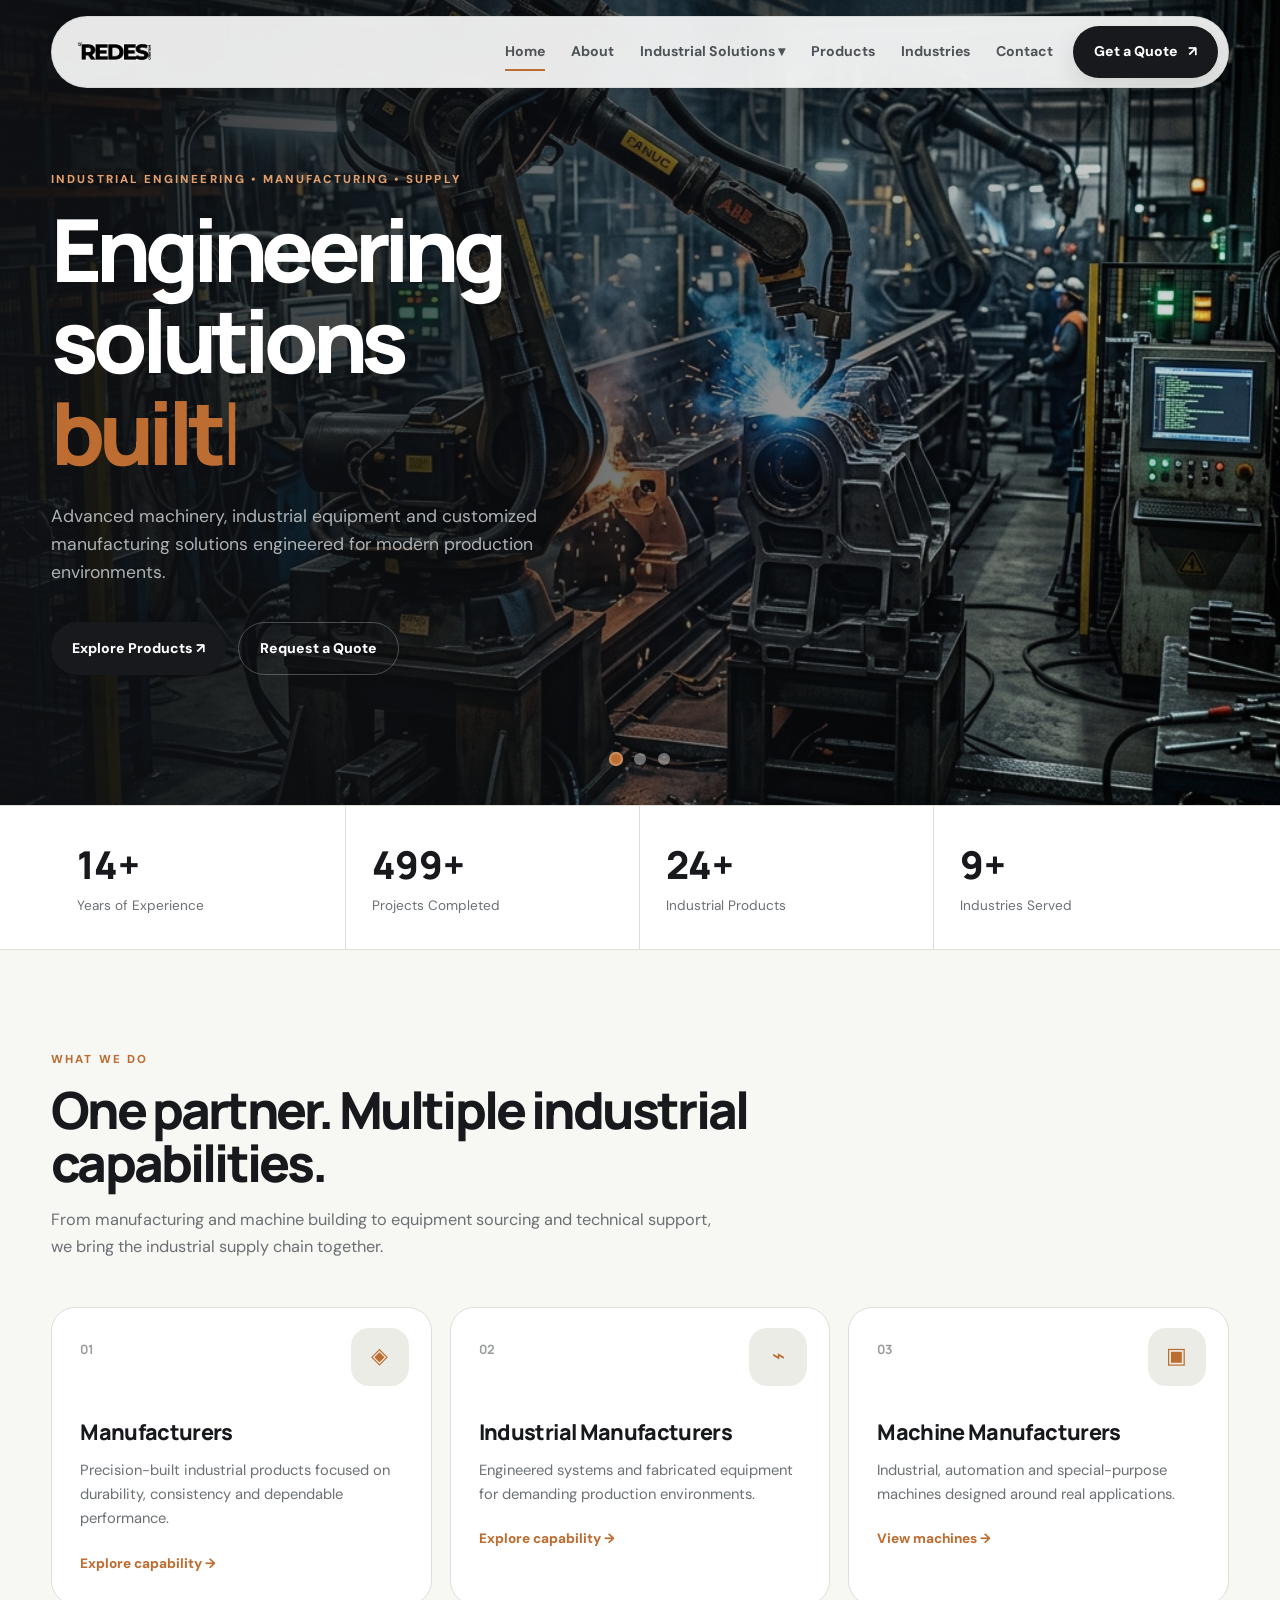
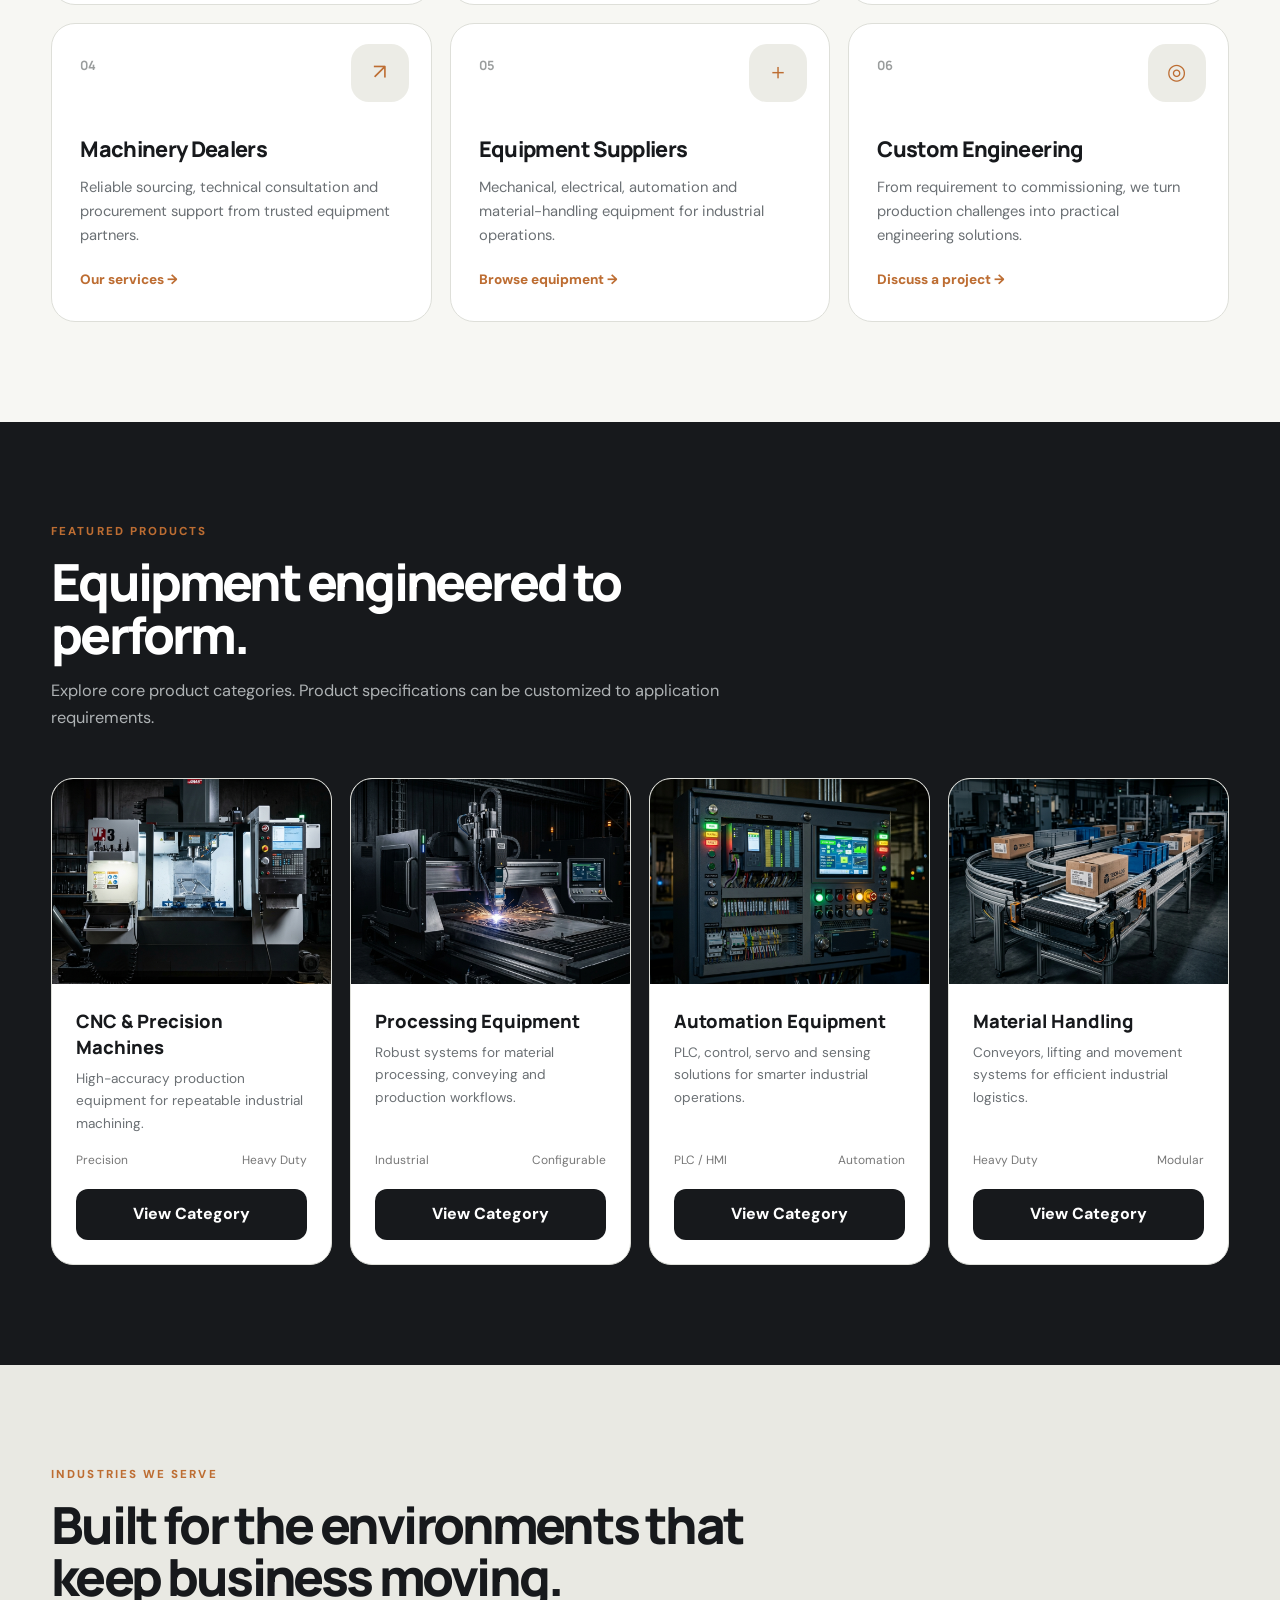
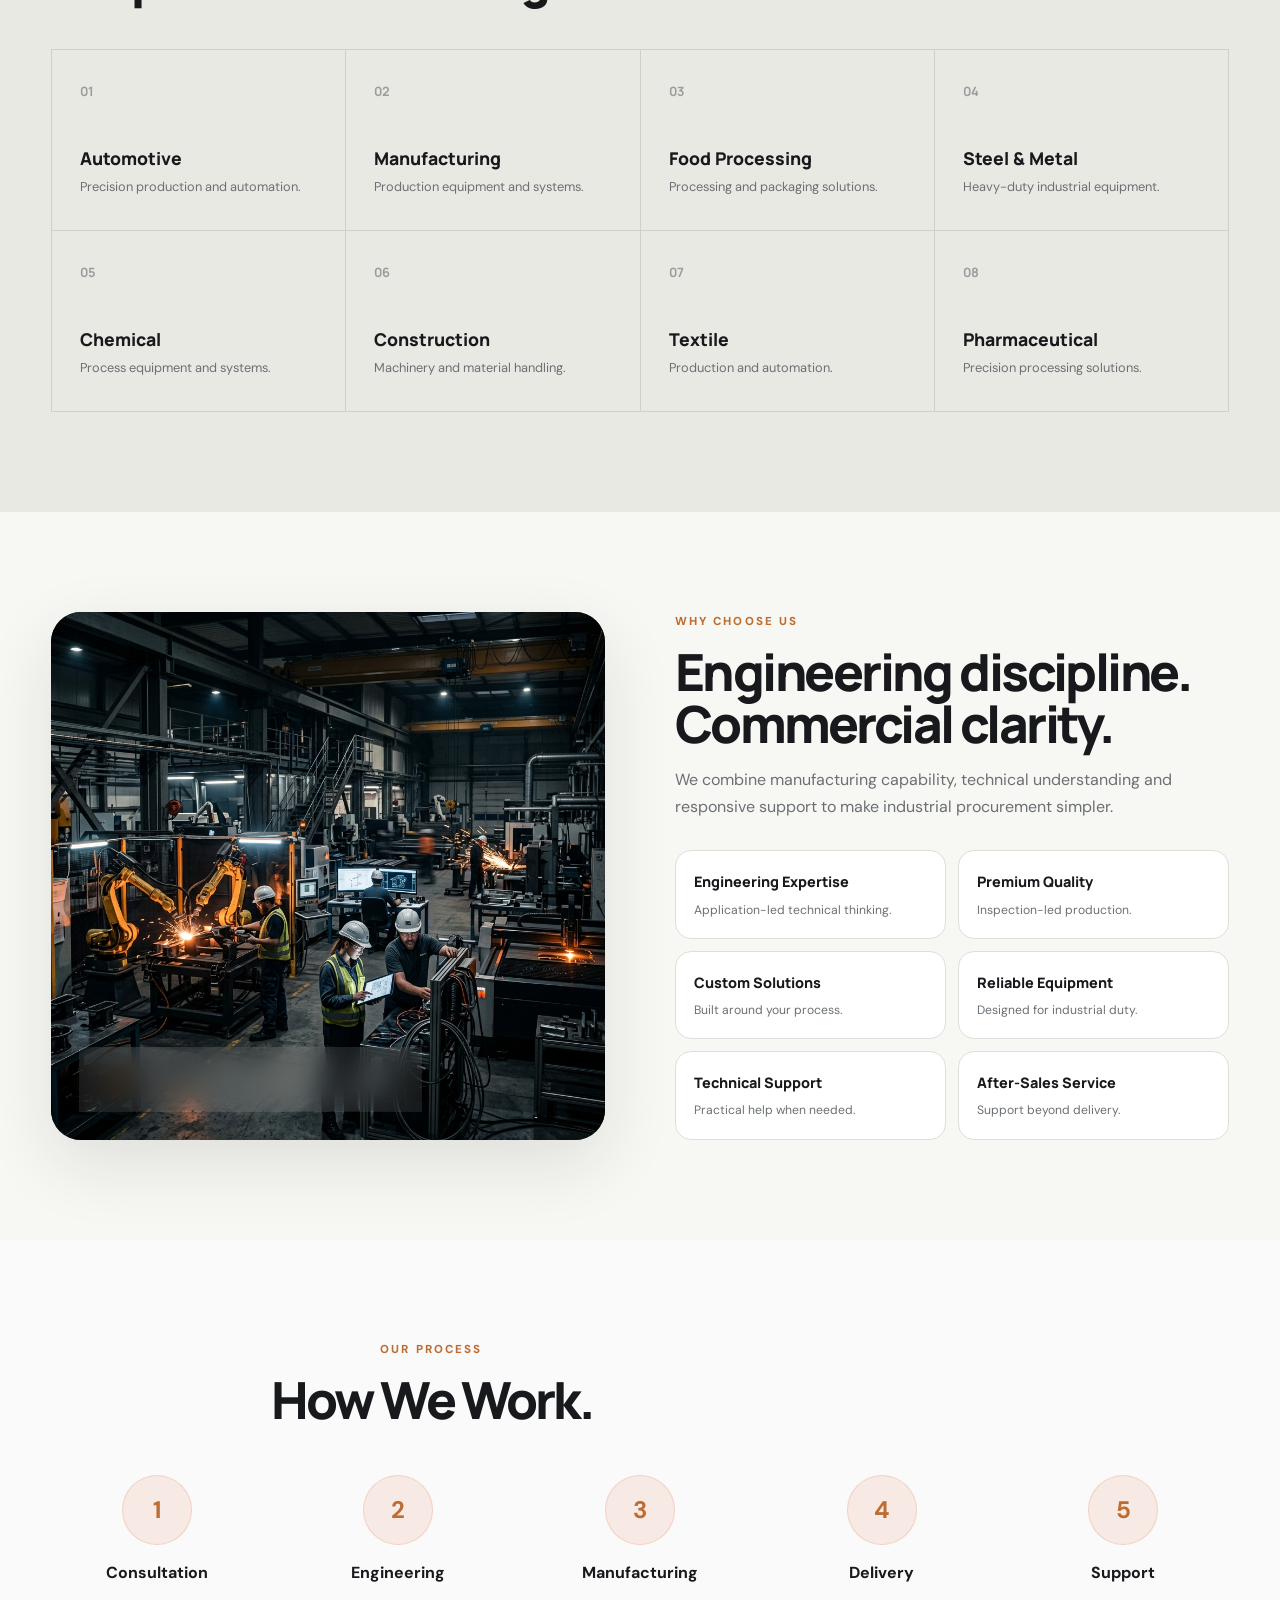
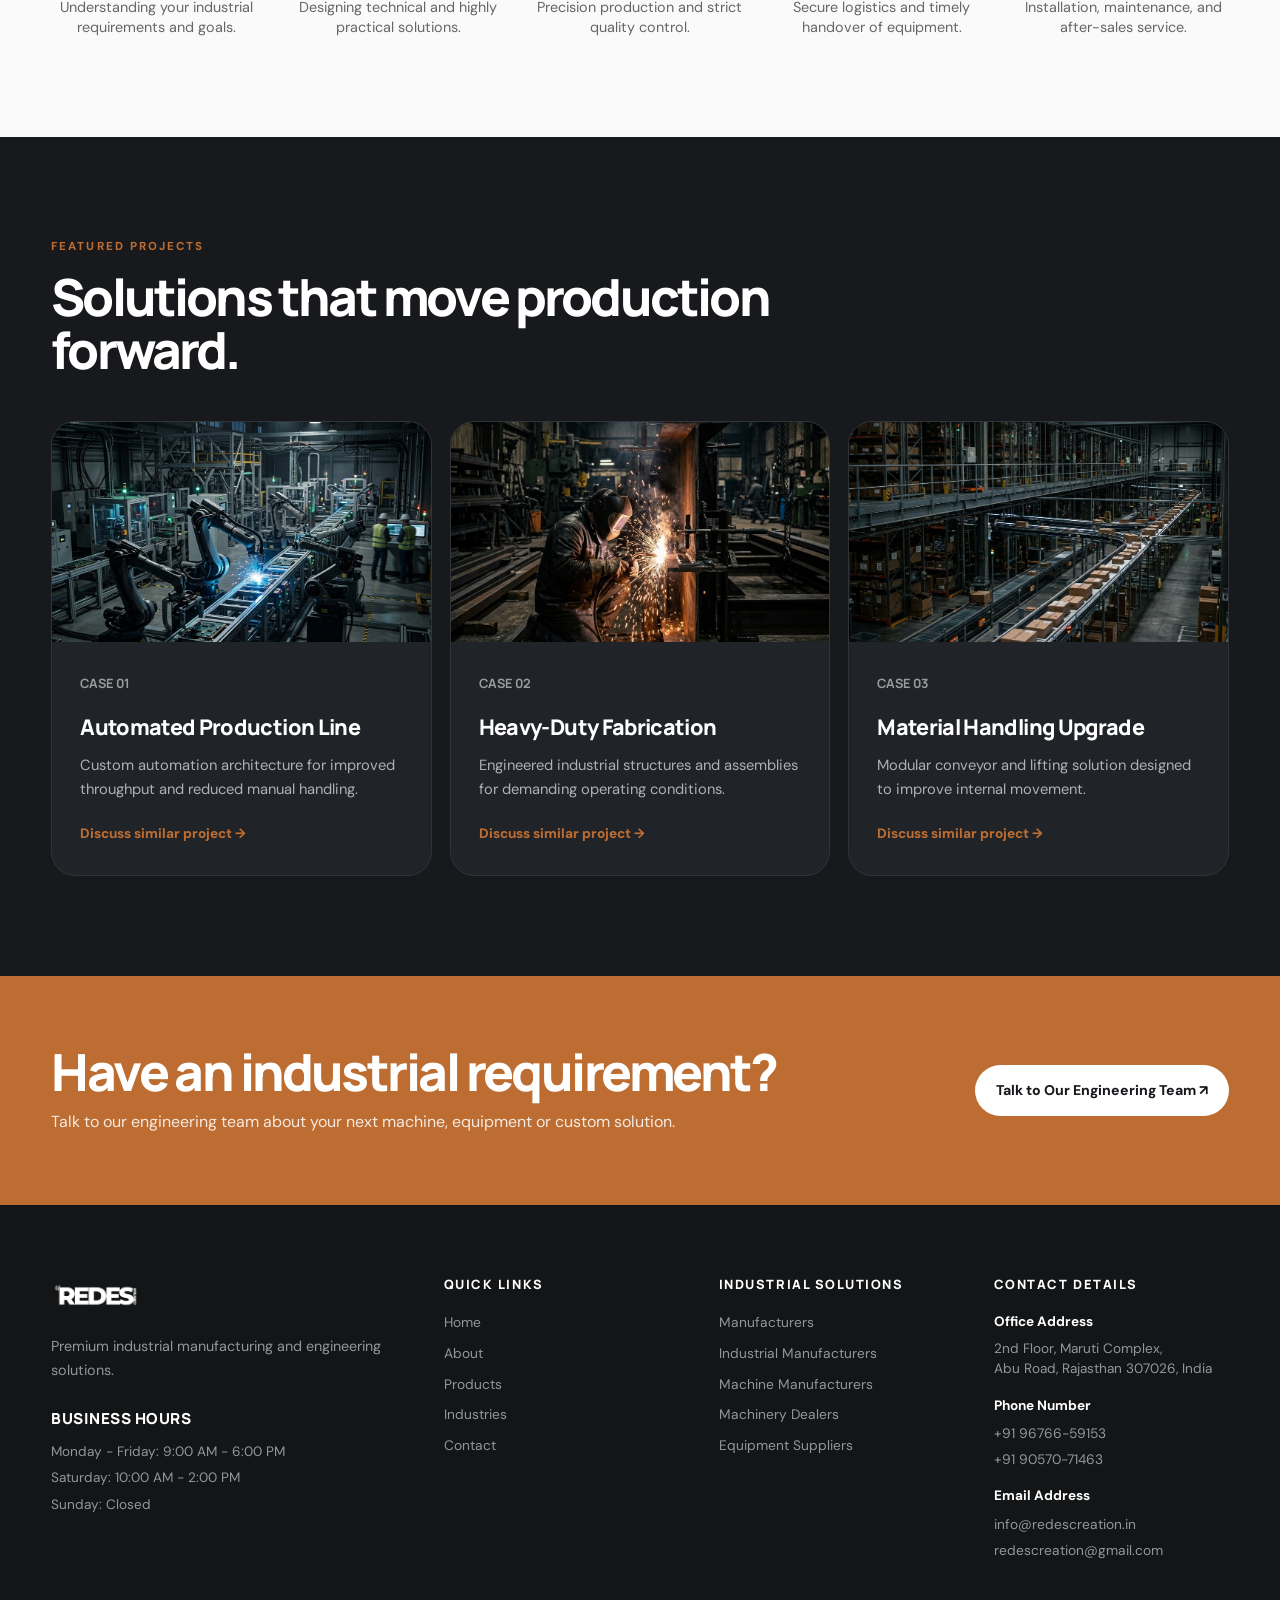
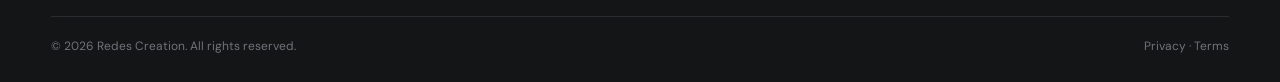
<file: index.html>
<!doctype html>
<html lang="en">

<head>
    <meta charset="utf-8">
    <meta name="viewport" content="width=device-width,initial-scale=1">
    <meta name="description" content="Premium industrial manufacturing, machinery and equipment solutions.">
    <title>ForgeLine Industries — Industrial Engineering Solutions</title>
    <link rel="stylesheet" href="css/style.css">
</head>

<body>
    <nav class="nav">
        <div class="container">
            <div class="nav-inner"><a class="logo" href="index.html"><img src="images/black-rc-logo.png"
                        alt="Redes Creation" style="height: 38px; width: auto;"></a>
                <div class="nav-links"><a class="active" href="index.html">Home</a><a href="about.html">About</a>
                    <div class="nav-dropdown">
                        <a href="manufacturers.html">Industrial Solutions ▾</a>
                        <div class="dropdown-content">
                            <a href="manufacturers.html">Manufacturers</a>
                            <a href="industrial-manufacturers.html">Industrial Manufacturers</a>
                            <a href="machine-manufacturers.html">Machine Manufacturers</a>
                            <a href="machinery-dealers.html">Machinery Dealers</a>
                            <a href="industrial-equipment-suppliers.html">Equipment Suppliers</a>
                        </div>
                    </div><a href="products.html">Products</a><a href="industries.html">Industries</a><a
                        href="contact.html">Contact</a>
                </div><a class="btn btn-primary nav-cta" href="contact.html">Get
                    a Quote <span>↗</span></a><button class="menu-btn" aria-label="Open menu">☰</button>
            </div>
        </div>
    </nav>
    <header class="hero">
        <div class="hero-slider-bg">
            <img src="images/hero_machine.jpg" alt="Industrial Machinery Background 1" class="hero-bg-img active">
            <img src="images/product_cnc.jpg" alt="Industrial Machinery Background 2" class="hero-bg-img">
            <img src="images/project_1.jpg" alt="Industrial Machinery Background 3" class="hero-bg-img">
        </div>
        <div class="hero-overlay"></div>

        <div class="container hero-container">
            <div class="hero-copy reveal hero-slide-left">
                <div class="eyebrow">Industrial Engineering • Manufacturing • Supply</div>
                <h1>Engineering solutions <br><span>built for industry.</span></h1>
                <p>Advanced machinery, industrial equipment and customized manufacturing solutions engineered for modern
                    production environments.</p>
                <div class="hero-actions">
                    <a class="btn btn-primary" href="products.html">Explore Products ↗</a>
                    <a class="btn btn-outline-hero" href="contact.html">Request a Quote</a>
                </div>
            </div>
        </div>

        <div class="hero-dots">
            <span class="hero-dot active" data-slide="0"></span>
            <span class="hero-dot" data-slide="1"></span>
            <span class="hero-dot" data-slide="2"></span>
        </div>
    </header>
    <section class="stats">
        <div class="container stats-grid">
            <div class="stat reveal"><strong data-count="15">0+</strong><span>Years of Experience</span></div>
            <div class="stat reveal"><strong data-count="500">0+</strong><span>Projects Completed</span></div>
            <div class="stat reveal"><strong data-count="25">0+</strong><span>Industrial Products</span></div>
            <div class="stat reveal"><strong data-count="10">0+</strong><span>Industries Served</span></div>
        </div>
    </section>
    <section class="section">
        <div class="container">
            <div class="section-head reveal">
                <div class="eyebrow">What we do</div>
                <h2>One partner. Multiple industrial capabilities.</h2>
                <p>From manufacturing and machine building to equipment sourcing and technical support, we bring the
                    industrial supply chain together.</p>
            </div>
            <div class="cards">
                <article class="card reveal"><span class="card-number">01</span>
                    <div class="card-icon">◈</div>
                    <h3>Manufacturers</h3>
                    <p>Precision-built industrial products focused on durability, consistency and dependable
                        performance.</p><a class="card-link" href="about.html">Explore capability →</a>
                </article>
                <article class="card reveal"><span class="card-number">02</span>
                    <div class="card-icon">⌁</div>
                    <h3>Industrial Manufacturers</h3>
                    <p>Engineered systems and fabricated equipment for demanding production environments.</p><a
                        class="card-link" href="about.html">Explore capability →</a>
                </article>
                <article class="card reveal"><span class="card-number">03</span>
                    <div class="card-icon">▣</div>
                    <h3>Machine Manufacturers</h3>
                    <p>Industrial, automation and special-purpose machines designed around real applications.</p><a
                        class="card-link" href="products.html">View machines →</a>
                </article>
                <article class="card reveal"><span class="card-number">04</span>
                    <div class="card-icon">↗</div>
                    <h3>Machinery Dealers</h3>
                    <p>Reliable sourcing, technical consultation and procurement support from trusted equipment
                        partners.</p><a class="card-link" href="industries.html">Our services →</a>
                </article>
                <article class="card reveal"><span class="card-number">05</span>
                    <div class="card-icon">＋</div>
                    <h3>Equipment Suppliers</h3>
                    <p>Mechanical, electrical, automation and material-handling equipment for industrial operations.</p>
                    <a class="card-link" href="products.html">Browse equipment →</a>
                </article>
                <article class="card reveal"><span class="card-number">06</span>
                    <div class="card-icon">◎</div>
                    <h3>Custom Engineering</h3>
                    <p>From requirement to commissioning, we turn production challenges into practical engineering
                        solutions.</p><a class="card-link" href="industries.html">Discuss a project →</a>
                </article>
            </div>
        </div>
    </section>
    <section class="section dark">
        <div class="container">
            <div class="section-head reveal">
                <div class="eyebrow">Featured products</div>
                <h2>Equipment engineered to perform.</h2>
                <p>Explore core product categories. Product specifications can be customized to application
                    requirements.</p>
            </div>
            <div class="product-grid">
                <article class="product reveal">
                    <div class="product-visual">
                        <img src="images/product_cnc.jpg" alt="CNC & Precision Machines" class="product-img">
                    </div>
                    <div class="product-info">
                        <h3>CNC & Precision Machines</h3>
                        <p>High-accuracy production equipment for repeatable industrial machining.</p>
                        <div class="product-meta"><span>Precision</span><span>Heavy Duty</span></div><a
                            class="product-btn" href="products.html">View Category</a>
                    </div>
                </article>
                <article class="product reveal">
                    <div class="product-visual">
                        <img src="images/product_processing.jpg" alt="Processing Equipment" class="product-img">
                    </div>
                    <div class="product-info">
                        <h3>Processing Equipment</h3>
                        <p>Robust systems for material processing, conveying and production workflows.</p>
                        <div class="product-meta"><span>Industrial</span><span>Configurable</span></div><a
                            class="product-btn" href="products.html">View Category</a>
                    </div>
                </article>
                <article class="product reveal">
                    <div class="product-visual">
                        <img src="images/product_automation.jpg" alt="Automation Equipment" class="product-img">
                    </div>
                    <div class="product-info">
                        <h3>Automation Equipment</h3>
                        <p>PLC, control, servo and sensing solutions for smarter industrial operations.</p>
                        <div class="product-meta"><span>PLC / HMI</span><span>Automation</span></div><a
                            class="product-btn" href="products.html">View Category</a>
                    </div>
                </article>
                <article class="product reveal">
                    <div class="product-visual">
                        <img src="images/product_handling.jpg" alt="Material Handling" class="product-img">
                    </div>
                    <div class="product-info">
                        <h3>Material Handling</h3>
                        <p>Conveyors, lifting and movement systems for efficient industrial logistics.</p>
                        <div class="product-meta"><span>Heavy Duty</span><span>Modular</span></div><a
                            class="product-btn" href="products.html">View Category</a>
                    </div>
                </article>
            </div>
        </div>
    </section>
    <section class="section industries">
        <div class="container">
            <div class="section-head reveal">
                <div class="eyebrow">Industries we serve</div>
                <h2>Built for the environments that keep business moving.</h2>
            </div>
            <div class="industry-grid">
                <div class="industry reveal"><span class="card-number">01</span>
                    <h3>Automotive</h3>
                    <p>Precision production and automation.</p>
                </div>
                <div class="industry reveal"><span class="card-number">02</span>
                    <h3>Manufacturing</h3>
                    <p>Production equipment and systems.</p>
                </div>
                <div class="industry reveal"><span class="card-number">03</span>
                    <h3>Food Processing</h3>
                    <p>Processing and packaging solutions.</p>
                </div>
                <div class="industry reveal"><span class="card-number">04</span>
                    <h3>Steel & Metal</h3>
                    <p>Heavy-duty industrial equipment.</p>
                </div>
                <div class="industry reveal"><span class="card-number">05</span>
                    <h3>Chemical</h3>
                    <p>Process equipment and systems.</p>
                </div>
                <div class="industry reveal"><span class="card-number">06</span>
                    <h3>Construction</h3>
                    <p>Machinery and material handling.</p>
                </div>
                <div class="industry reveal"><span class="card-number">07</span>
                    <h3>Textile</h3>
                    <p>Production and automation.</p>
                </div>
                <div class="industry reveal"><span class="card-number">08</span>
                    <h3>Pharmaceutical</h3>
                    <p>Precision processing solutions.</p>
                </div>
            </div>
        </div>
    </section>
    <section class="section">
        <div class="container split">
            <div class="visual-card visual-card-modified reveal">
                <img src="images/visual_card.jpg" alt="Engineering Support" class="visual-card-img">
                <div class="badge visual-card-badge">From requirement to after-sales support</div>
            </div>
            <div class="reveal">
                <div class="eyebrow">Why choose us</div>
                <h2 style="font:800 clamp(2.3rem,4vw,4rem)/1.02 'Manrope';letter-spacing:-.05em">Engineering discipline.
                    Commercial clarity.</h2>
                <p style="color:var(--muted);margin-top:18px">We combine manufacturing capability, technical
                    understanding and responsive support to make industrial procurement simpler.</p>
                <div class="cap-list">
                    <div class="cap"><strong>Engineering Expertise</strong><span>Application-led technical
                            thinking.</span></div>
                    <div class="cap"><strong>Premium Quality</strong><span>Inspection-led production.</span></div>
                    <div class="cap"><strong>Custom Solutions</strong><span>Built around your process.</span></div>
                    <div class="cap"><strong>Reliable Equipment</strong><span>Designed for industrial duty.</span></div>
                    <div class="cap"><strong>Technical Support</strong><span>Practical help when needed.</span></div>
                    <div class="cap"><strong>After-Sales Service</strong><span>Support beyond delivery.</span></div>
                </div>
            </div>
        </div>
    </section>
    
    <section class="section" style="background: #fafafa;">
        <div class="container">
            <div class="section-head reveal" style="text-align: center;">
                <div class="eyebrow">Our Process</div>
                <h2>How We Work.</h2>
            </div>
            <div class="process-grid reveal" style="display: grid; grid-template-columns: repeat(auto-fit, minmax(180px, 1fr)); gap: 30px; margin-top: 50px;">
                <div class="process-step" style="text-align: center;">
                    <div style="width: 70px; height: 70px; background: rgba(220,100,50,0.1); color: var(--accent); border-radius: 50%; display: flex; align-items: center; justify-content: center; font-size: 1.5rem; margin: 0 auto 15px; font-weight: bold; border: 1px solid rgba(220,100,50,0.2);">1</div>
                    <h4 style="margin-bottom: 10px;">Consultation</h4>
                    <p style="font-size: 0.9rem; color: #666; line-height: 1.4;">Understanding your industrial requirements and goals.</p>
                </div>
                <div class="process-step" style="text-align: center;">
                    <div style="width: 70px; height: 70px; background: rgba(220,100,50,0.1); color: var(--accent); border-radius: 50%; display: flex; align-items: center; justify-content: center; font-size: 1.5rem; margin: 0 auto 15px; font-weight: bold; border: 1px solid rgba(220,100,50,0.2);">2</div>
                    <h4 style="margin-bottom: 10px;">Engineering</h4>
                    <p style="font-size: 0.9rem; color: #666; line-height: 1.4;">Designing technical and highly practical solutions.</p>
                </div>
                <div class="process-step" style="text-align: center;">
                    <div style="width: 70px; height: 70px; background: rgba(220,100,50,0.1); color: var(--accent); border-radius: 50%; display: flex; align-items: center; justify-content: center; font-size: 1.5rem; margin: 0 auto 15px; font-weight: bold; border: 1px solid rgba(220,100,50,0.2);">3</div>
                    <h4 style="margin-bottom: 10px;">Manufacturing</h4>
                    <p style="font-size: 0.9rem; color: #666; line-height: 1.4;">Precision production and strict quality control.</p>
                </div>
                <div class="process-step" style="text-align: center;">
                    <div style="width: 70px; height: 70px; background: rgba(220,100,50,0.1); color: var(--accent); border-radius: 50%; display: flex; align-items: center; justify-content: center; font-size: 1.5rem; margin: 0 auto 15px; font-weight: bold; border: 1px solid rgba(220,100,50,0.2);">4</div>
                    <h4 style="margin-bottom: 10px;">Delivery</h4>
                    <p style="font-size: 0.9rem; color: #666; line-height: 1.4;">Secure logistics and timely handover of equipment.</p>
                </div>
                <div class="process-step" style="text-align: center;">
                    <div style="width: 70px; height: 70px; background: rgba(220,100,50,0.1); color: var(--accent); border-radius: 50%; display: flex; align-items: center; justify-content: center; font-size: 1.5rem; margin: 0 auto 15px; font-weight: bold; border: 1px solid rgba(220,100,50,0.2);">5</div>
                    <h4 style="margin-bottom: 10px;">Support</h4>
                    <p style="font-size: 0.9rem; color: #666; line-height: 1.4;">Installation, maintenance, and after-sales service.</p>
                </div>
            </div>
        </div>
    </section>
    <section class="section dark">
        <div class="container">
            <div class="section-head reveal">
                <div class="eyebrow">Featured projects</div>
                <h2>Solutions that move production forward.</h2>
            </div>
            <div class="cards">
                <article class="card project-card reveal">
                    <img src="images/project_1.jpg" alt="Automated Production Line" class="project-card-img">
                    <div class="project-card-content">
                        <span class="card-number">CASE 01</span>
                        <h3>Automated Production Line</h3>
                        <p>Custom automation architecture for improved throughput and reduced manual handling.</p><a
                            class="card-link" href="contact.html">Discuss similar project →</a>
                    </div>
                </article>
                <article class="card project-card reveal">
                    <img src="images/project_2.jpg" alt="Heavy-Duty Fabrication" class="project-card-img">
                    <div class="project-card-content">
                        <span class="card-number">CASE 02</span>
                        <h3>Heavy-Duty Fabrication</h3>
                        <p>Engineered industrial structures and assemblies for demanding operating conditions.</p><a
                            class="card-link" href="contact.html">Discuss similar project →</a>
                    </div>
                </article>
                <article class="card project-card reveal">
                    <img src="images/project_3.jpg" alt="Material Handling Upgrade" class="project-card-img">
                    <div class="project-card-content">
                        <span class="card-number">CASE 03</span>
                        <h3>Material Handling Upgrade</h3>
                        <p>Modular conveyor and lifting solution designed to improve internal movement.</p><a
                            class="card-link" href="contact.html">Discuss similar project →</a>
                    </div>
                </article>
            </div>
        </div>
    </section>
    <section class="cta">
        <div class="container cta-inner">
            <div>
                <h2>Have an industrial requirement?</h2>
                <p>Talk to our engineering team about your next machine, equipment or custom solution.</p>
            </div><a class="btn btn-light" href="contact.html">Talk to Our Engineering Team ↗</a>
        </div>
    </section>
    <footer class="footer">
        <div class="container footer-grid">
            <div class="footer-brand"><a class="logo" href="index.html"><img src="images/white-rc-logo.png"
                        alt="Redes Creation" style="height: 42px; width: auto;"></a>
                <p>Premium industrial manufacturing and engineering solutions.</p>
                <div style="margin-top: 25px;">
                    <h4 style="color: white; font-size: 0.95rem; margin-bottom: 12px; letter-spacing: 0.5px;">Business
                        Hours</h4>
                    <p style="font-size: 0.85rem; margin: 4px 0; color: #92979a;">Monday - Friday: 9:00 AM - 6:00 PM</p>
                    <p style="font-size: 0.85rem; margin: 4px 0; color: #92979a;">Saturday: 10:00 AM - 2:00 PM</p>
                    <p style="font-size: 0.85rem; margin: 4px 0; color: #92979a;">Sunday: Closed</p>
                </div>
            </div>
            <div>
                <h4>Quick Links</h4>
                <a href="index.html">Home</a>
                <a href="about.html">About</a>
                <a href="products.html">Products</a>
                <a href="industries.html">Industries</a>
                <a href="contact.html">Contact</a>
            </div>
            <div>
                <h4>Industrial Solutions</h4>
                <a href="manufacturers.html">Manufacturers</a>
                <a href="industrial-manufacturers.html">Industrial Manufacturers</a>
                <a href="machine-manufacturers.html">Machine Manufacturers</a>
                <a href="machinery-dealers.html">Machinery Dealers</a>
                <a href="industrial-equipment-suppliers.html">Equipment Suppliers</a>
            </div>
            <div>
                <h4>Contact Details</h4>
                <div style="margin-bottom: 15px;">
                    <h5 style="color: white; font-size: 0.85rem; margin: 0 0 5px 0;">Office Address</h5>
                    <p style="font-size: 0.85rem; color: #92979a; margin: 0; line-height: 1.5;">2nd Floor, Maruti
                        Complex,<br>Abu Road, Rajasthan 307026, India</p>
                </div>
                <div style="margin-bottom: 15px;">
                    <h5 style="color: white; font-size: 0.85rem; margin: 0 0 5px 0;">Phone Number</h5>
                    <a href="tel:+919676659153" style="margin: 0 0 3px 0 !important;">+91 96766-59153</a>
                    <a href="tel:+919057071463" style="margin: 0 !important;">+91 90570-71463</a>
                </div>
                <div>
                    <h5 style="color: white; font-size: 0.85rem; margin: 0 0 5px 0;">Email Address</h5>
                    <a href="mailto:info@redescreation.in"
                        style="margin: 0 0 3px 0 !important;">info@redescreation.in</a>
                    <a href="mailto:redescreation@gmail.com" style="margin: 0 !important;">redescreation@gmail.com</a>
                </div>
            </div>
        </div>
        <div class="container footer-bottom"><span>© 2026 Redes Creation. All rights reserved.</span><span>Privacy
                · Terms</span></div>
    </footer>
    <script src="js/script.js"></script>
</body>

</html>
</file>
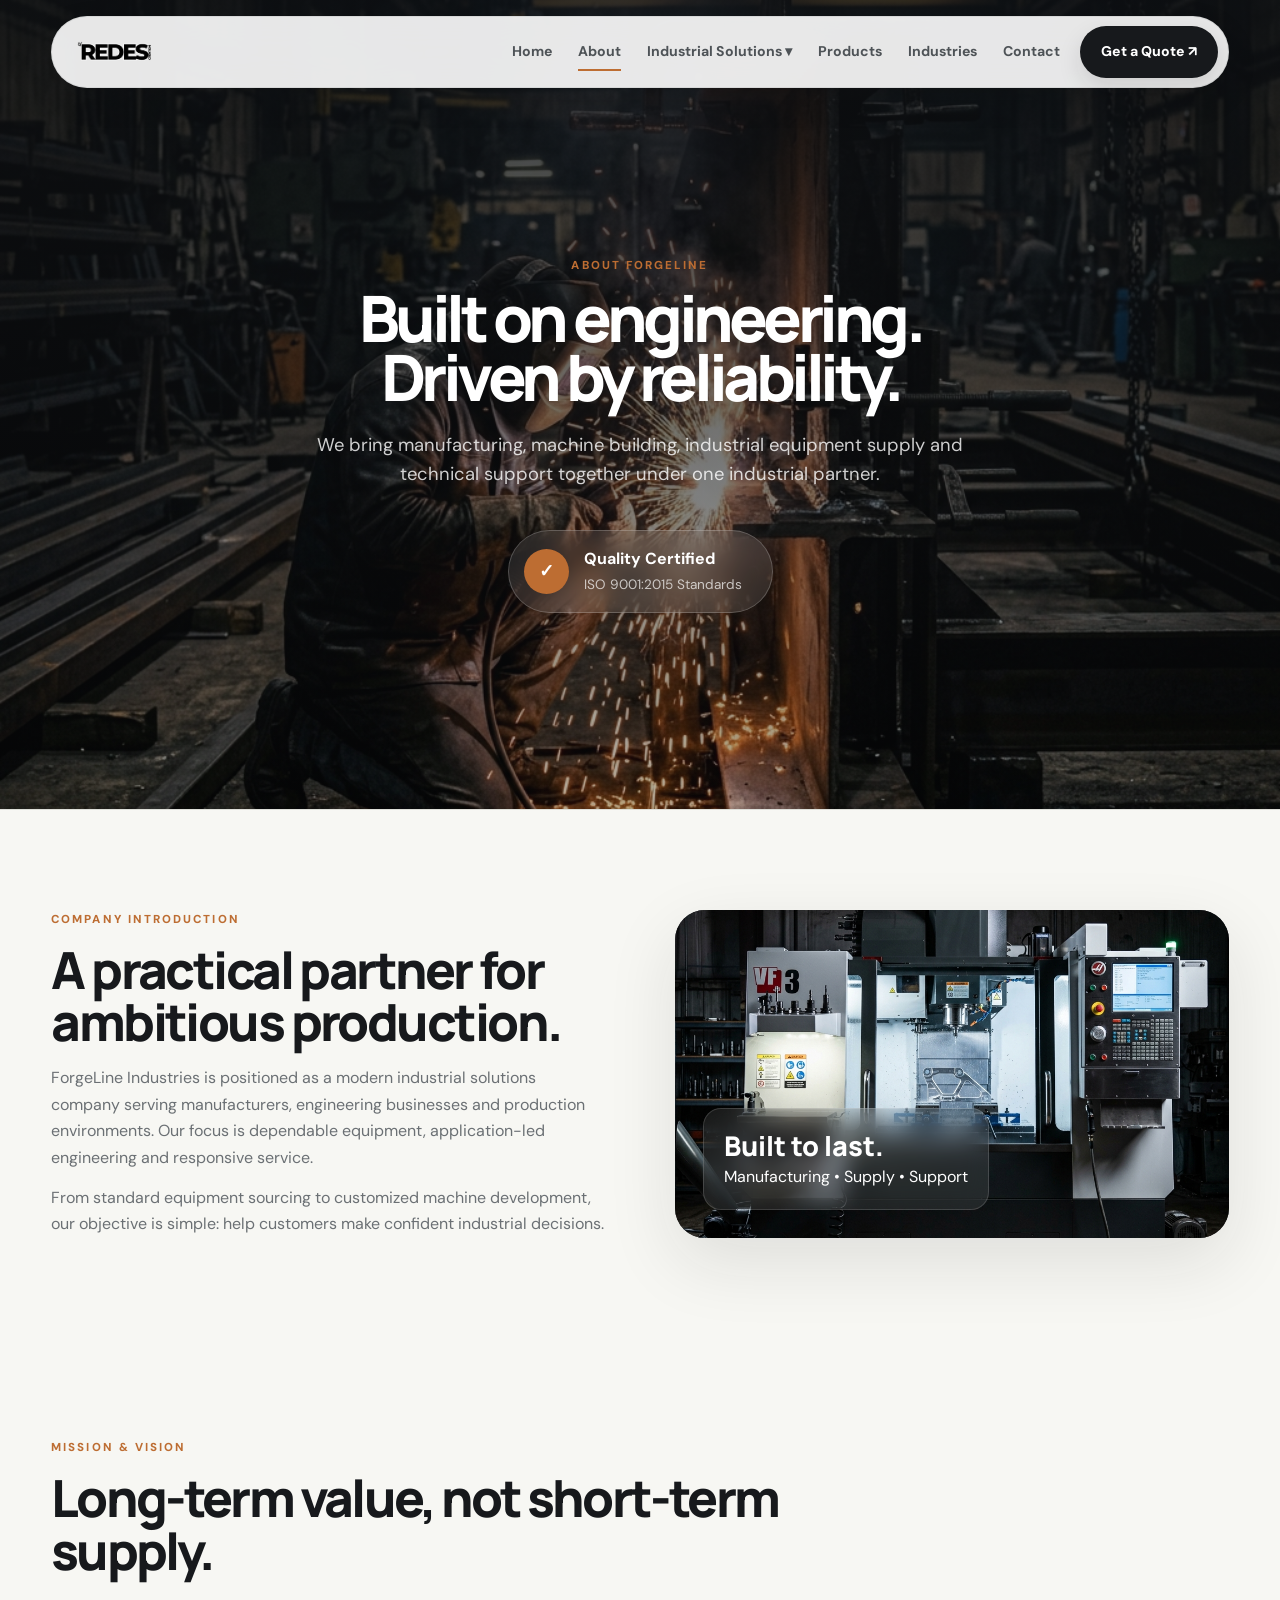
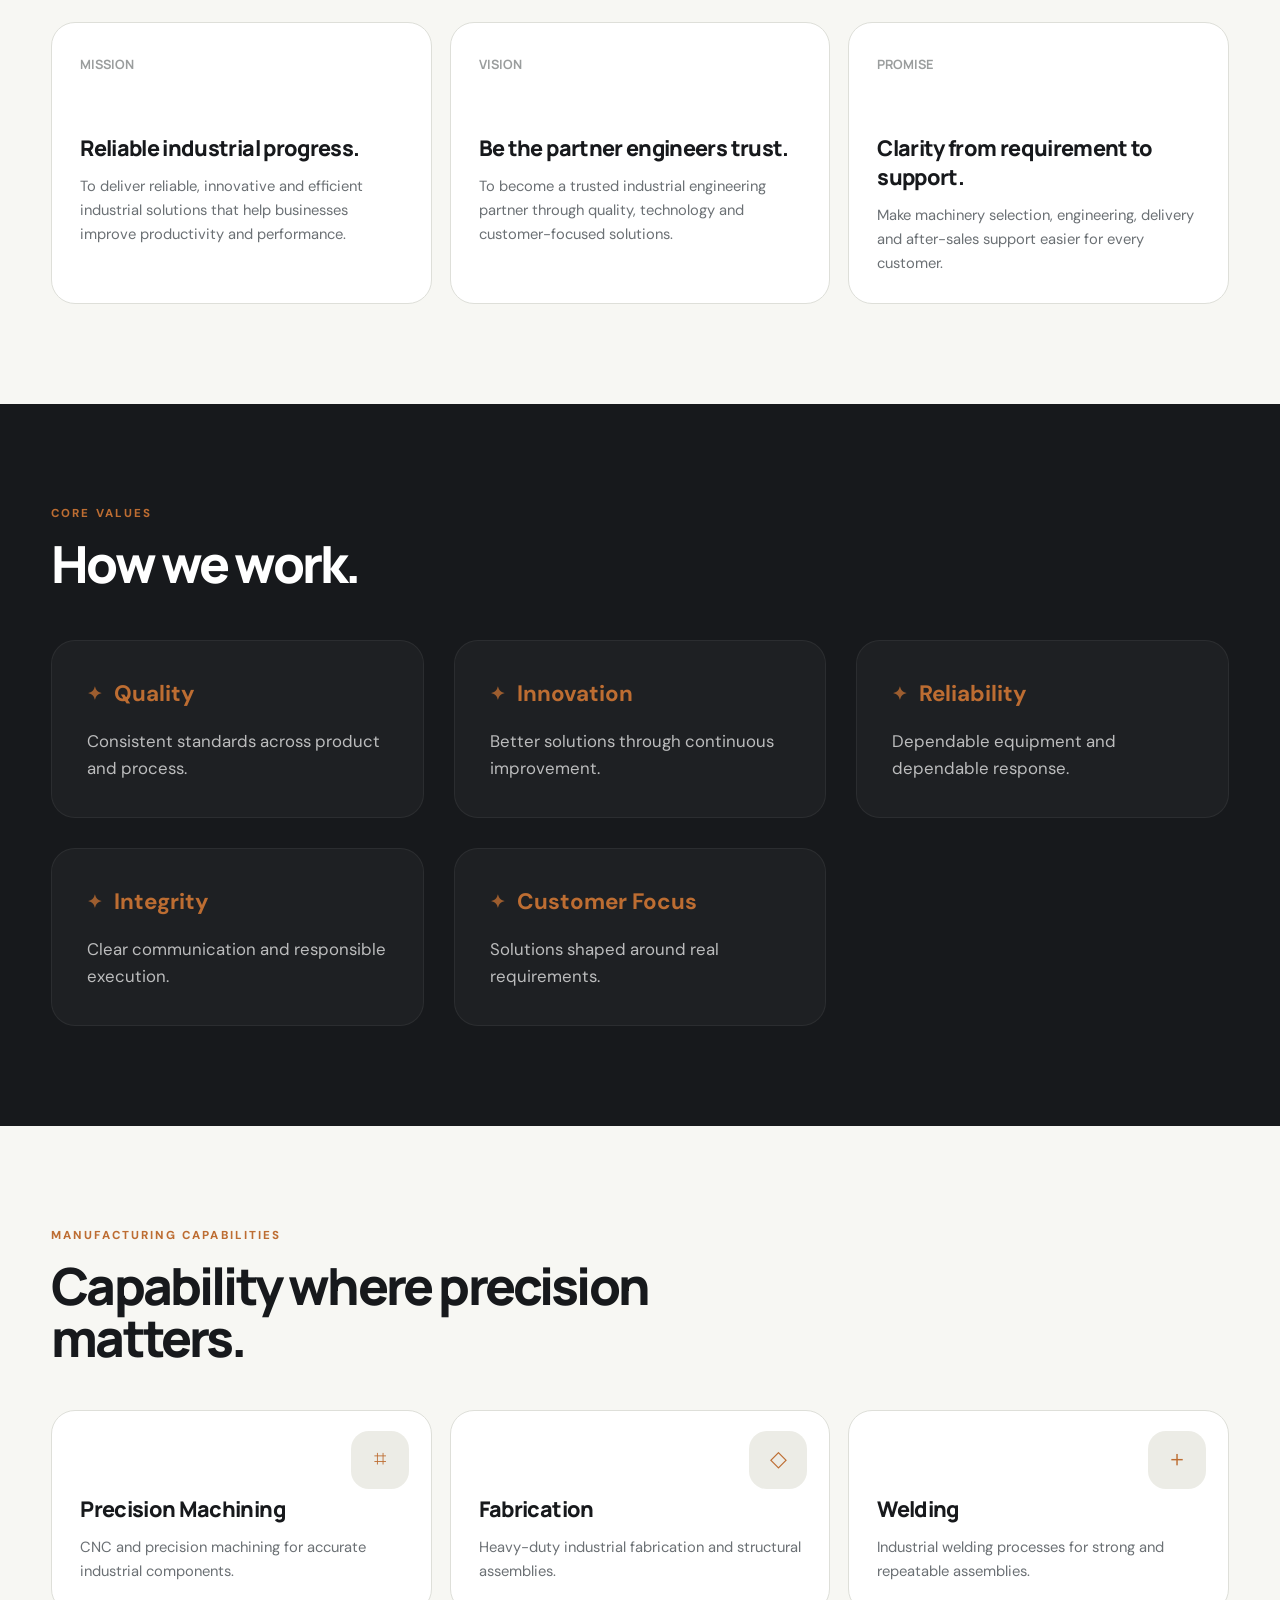
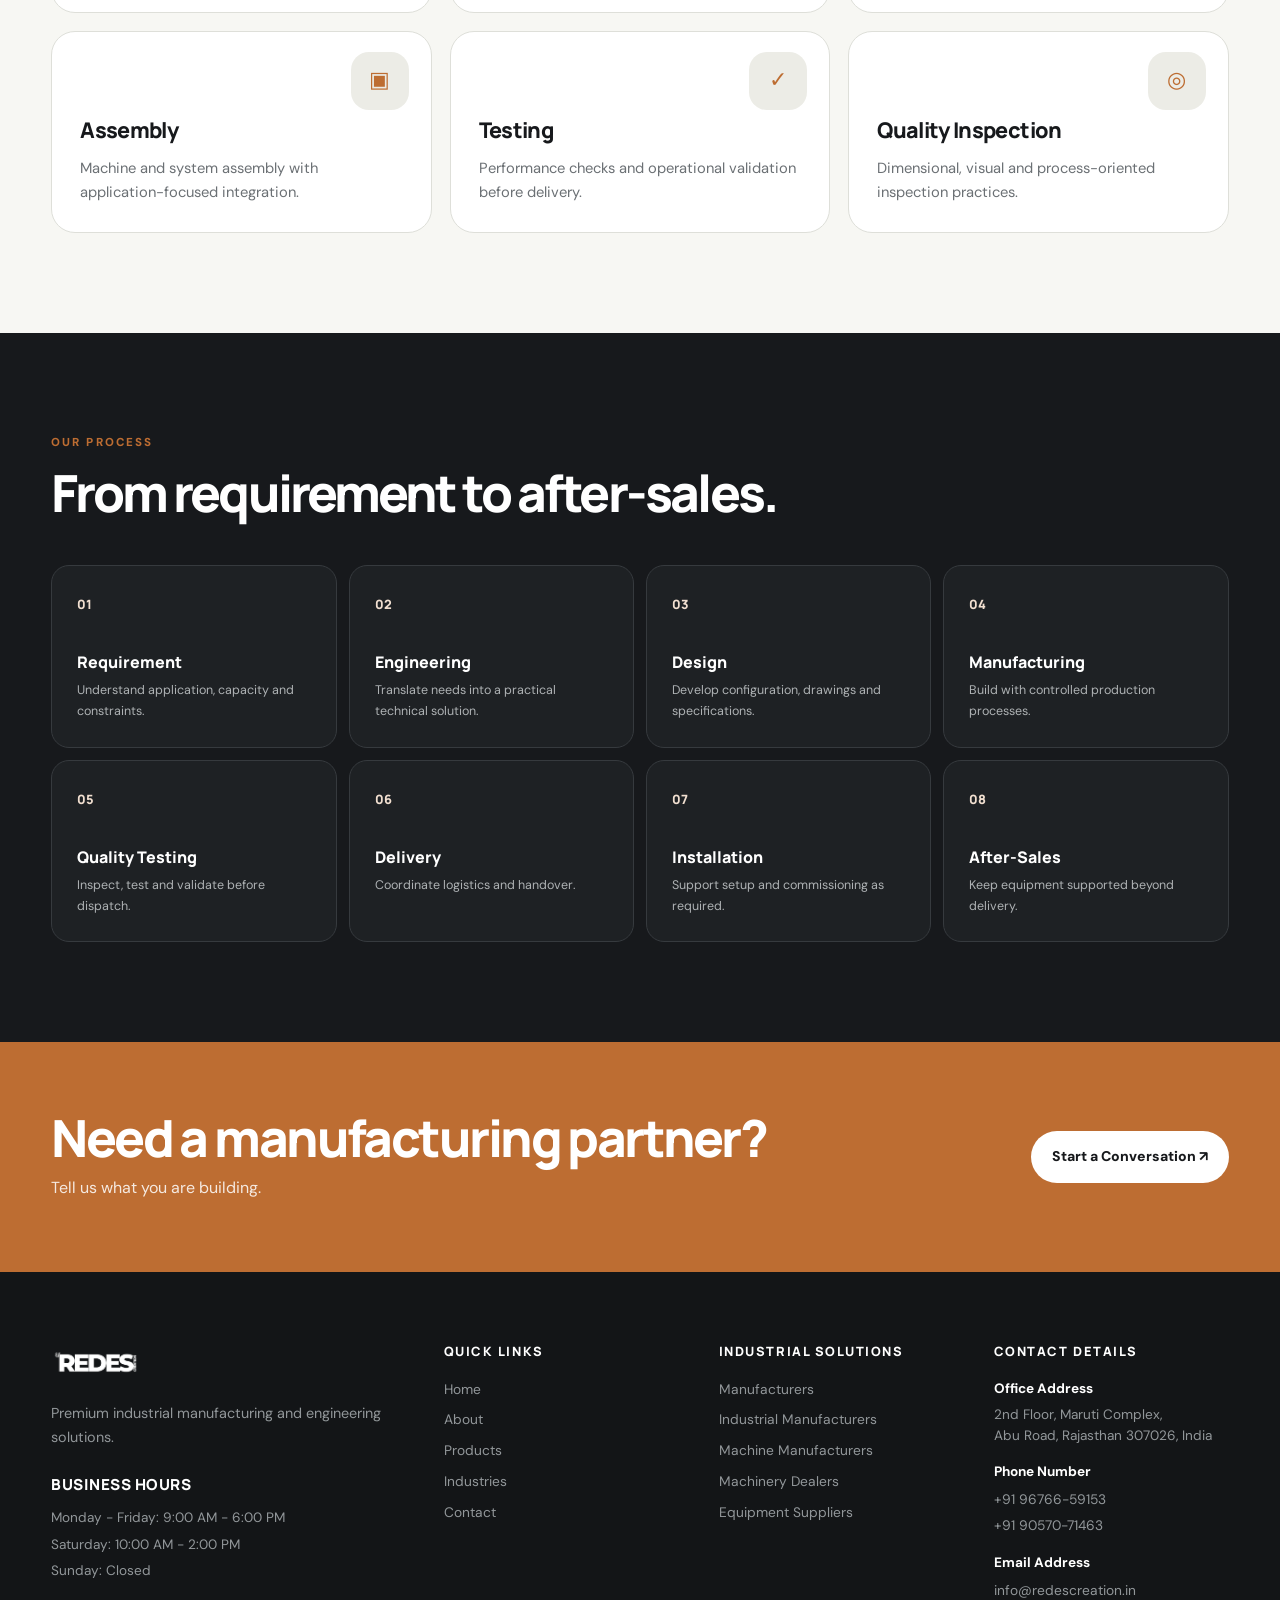
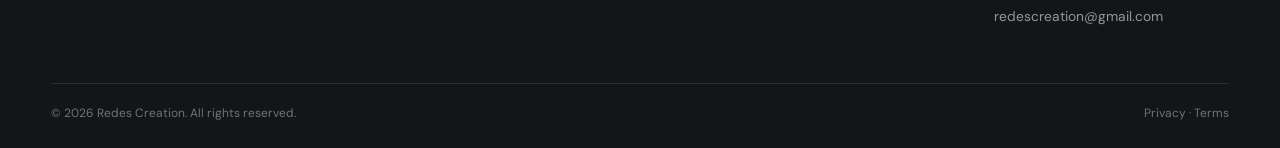
<file: about.html>
<!doctype html>
<html lang="en">

<head>
    <meta charset="utf-8">
    <meta name="viewport" content="width=device-width,initial-scale=1">
    <meta name="description"
        content="About ForgeLine Industries — manufacturing, engineering and industrial equipment capabilities.">
    <title>About — ForgeLine Industries</title>
    <link rel="stylesheet" href="css/style.css">
</head>

<body>
    <nav class="nav">
        <div class="container">
            <div class="nav-inner"><a class="logo" href="index.html"><img src="images/black-rc-logo.png"
                        alt="Redes Creation" style="height: 38px; width: auto;"></a>
                <div class="nav-links"><a href="index.html">Home</a><a class="active" href="about.html">About</a>
                    <div class="nav-dropdown">
                        <a href="manufacturers.html">Industrial Solutions ▾</a>
                        <div class="dropdown-content">
                            <a href="manufacturers.html">Manufacturers</a>
                            <a href="industrial-manufacturers.html">Industrial Manufacturers</a>
                            <a href="machine-manufacturers.html">Machine Manufacturers</a>
                            <a href="machinery-dealers.html">Machinery Dealers</a>
                            <a href="industrial-equipment-suppliers.html">Equipment Suppliers</a>
                        </div>
                    </div><a href="products.html">Products</a><a href="industries.html">Industries</a><a
                        href="contact.html">Contact</a>
                </div><a class="btn btn-primary nav-cta" href="contact.html">Get
                    a Quote ↗</a><button class="menu-btn">☰</button>
            </div>
        </div>
    </nav>
    <header class="page-hero"
        style="position: relative; min-height: 90vh; padding: 180px 0 120px; background: none; display: flex; align-items: flex-start; color: white;">
        <div style="position: absolute; inset: 0; z-index: 0;">
            <img src="images/project_2.jpg" alt="About ForgeLine" style="width: 100%; height: 100%; object-fit: cover;">
            <div
                style="position: absolute; inset: 0; background: linear-gradient(to bottom, rgba(15, 17, 20, 0.85) 0%, rgba(15, 17, 20, 0.6) 50%, rgba(15, 17, 20, 0.3) 100%);">
            </div>
        </div>

        <div class="container" style="position: relative; z-index: 1;">
            <div style="max-width: 800px; margin: 0 auto; text-align: center;">
                <div class="eyebrow reveal" style="color: var(--accent);">About ForgeLine</div>
                <h1 class="reveal" style="color: white; font-size: clamp(3rem, 5vw, 4.5rem);">Built on
                    engineering.<br>Driven by reliability.</h1>
                <p class="reveal"
                    style="color: rgba(255,255,255,0.8); margin-top: 24px; font-size: 1.15rem; line-height: 1.6; margin-inline: auto;">
                    We bring manufacturing, machine building, industrial equipment supply and technical support together
                    under one industrial partner.</p>

                <div class="reveal"
                    style="margin-top: 40px; display: inline-flex; align-items: center; gap: 15px; background: rgba(255,255,255,0.1); backdrop-filter: blur(12px); padding: 15px 30px 15px 15px; border-radius: 999px; border: 1px solid rgba(255,255,255,0.2); text-align: left;">
                    <div
                        style="width: 45px; height: 45px; background: var(--accent); border-radius: 50%; display: grid; place-items: center; color: white; font-weight: bold; font-size: 1.1rem;">
                        ✓</div>
                    <div>
                        <h4 style="margin: 0; font-size: 1rem; color: white;">Quality Certified</h4>
                        <p style="margin: 0; font-size: 0.85rem; color: rgba(255,255,255,0.7); margin-top: 2px;">ISO
                            9001:2015 Standards</p>
                    </div>
                </div>
            </div>
        </div>
    </header>
    <section class="section mission">
        <div class="container split">
            <div class="reveal">
                <div class="eyebrow">Company introduction</div>
                <h2 style="font:800 clamp(2.3rem,4vw,4rem)/1.02 'Manrope';letter-spacing:-.05em">A practical partner for
                    ambitious production.</h2>
                <p style="color:var(--muted);margin-top:18px">ForgeLine Industries is positioned as a modern industrial
                    solutions company serving manufacturers, engineering businesses and production environments. Our
                    focus is dependable equipment, application-led engineering and responsive service.</p>
                <p style="color:var(--muted);margin-top:14px">From standard equipment sourcing to customized machine
                    development, our objective is simple: help customers make confident industrial decisions.</p>
            </div>
            <div class="visual-card visual-card-modified reveal">
                <img src="images/product_cnc.jpg" alt="Industrial Manufacturing" class="visual-card-img">
                <div class="badge visual-card-badge"><strong>Built to last.</strong>Manufacturing • Supply • Support
                </div>
            </div>
        </div>
    </section>
    <section class="section">
        <div class="container">
            <div class="section-head reveal">
                <div class="eyebrow">Mission & vision</div>
                <h2>Long-term value, not short-term supply.</h2>
            </div>
            <div class="cards">
                <article class="card reveal"><span class="card-number">MISSION</span>
                    <h3>Reliable industrial progress.</h3>
                    <p>To deliver reliable, innovative and efficient industrial solutions that help businesses improve
                        productivity and performance.</p>
                </article>
                <article class="card reveal"><span class="card-number">VISION</span>
                    <h3>Be the partner engineers trust.</h3>
                    <p>To become a trusted industrial engineering partner through quality, technology and
                        customer-focused solutions.</p>
                </article>
                <article class="card reveal"><span class="card-number">PROMISE</span>
                    <h3>Clarity from requirement to support.</h3>
                    <p>Make machinery selection, engineering, delivery and after-sales support easier for every
                        customer.</p>
                </article>
            </div>
        </div>
    </section>
    <section class="section dark">
        <div class="container">
            <div class="section-head reveal">
                <div class="eyebrow">Core values</div>
                <h2>How we work.</h2>
            </div>
            <div class="value-grid">
                <div class="value reveal">
                    <h3>Quality</h3>
                    <p>Consistent standards across product and process.</p>
                </div>
                <div class="value reveal">
                    <h3>Innovation</h3>
                    <p>Better solutions through continuous improvement.</p>
                </div>
                <div class="value reveal">
                    <h3>Reliability</h3>
                    <p>Dependable equipment and dependable response.</p>
                </div>
                <div class="value reveal">
                    <h3>Integrity</h3>
                    <p>Clear communication and responsible execution.</p>
                </div>
                <div class="value reveal">
                    <h3>Customer Focus</h3>
                    <p>Solutions shaped around real requirements.</p>
                </div>
            </div>
        </div>
    </section>
    <section class="section">
        <div class="container">
            <div class="section-head reveal">
                <div class="eyebrow">Manufacturing capabilities</div>
                <h2>Capability where precision matters.</h2>
            </div>
            <div class="cards">
                <article class="card reveal">
                    <div class="card-icon">⌗</div>
                    <h3>Precision Machining</h3>
                    <p>CNC and precision machining for accurate industrial components.</p>
                </article>
                <article class="card reveal">
                    <div class="card-icon">◇</div>
                    <h3>Fabrication</h3>
                    <p>Heavy-duty industrial fabrication and structural assemblies.</p>
                </article>
                <article class="card reveal">
                    <div class="card-icon">＋</div>
                    <h3>Welding</h3>
                    <p>Industrial welding processes for strong and repeatable assemblies.</p>
                </article>
                <article class="card reveal">
                    <div class="card-icon">▣</div>
                    <h3>Assembly</h3>
                    <p>Machine and system assembly with application-focused integration.</p>
                </article>
                <article class="card reveal">
                    <div class="card-icon">✓</div>
                    <h3>Testing</h3>
                    <p>Performance checks and operational validation before delivery.</p>
                </article>
                <article class="card reveal">
                    <div class="card-icon">◎</div>
                    <h3>Quality Inspection</h3>
                    <p>Dimensional, visual and process-oriented inspection practices.</p>
                </article>
            </div>
        </div>
    </section>
    <section class="section dark">
        <div class="container">
            <div class="section-head reveal">
                <div class="eyebrow">Our process</div>
                <h2>From requirement to after-sales.</h2>
            </div>
            <div class="process">
                <div class="process-item reveal"><span class="num">01</span>
                    <h3>Requirement</h3>
                    <p>Understand application, capacity and constraints.</p>
                </div>
                <div class="process-item reveal"><span class="num">02</span>
                    <h3>Engineering</h3>
                    <p>Translate needs into a practical technical solution.</p>
                </div>
                <div class="process-item reveal"><span class="num">03</span>
                    <h3>Design</h3>
                    <p>Develop configuration, drawings and specifications.</p>
                </div>
                <div class="process-item reveal"><span class="num">04</span>
                    <h3>Manufacturing</h3>
                    <p>Build with controlled production processes.</p>
                </div>
                <div class="process-item reveal"><span class="num">05</span>
                    <h3>Quality Testing</h3>
                    <p>Inspect, test and validate before dispatch.</p>
                </div>
                <div class="process-item reveal"><span class="num">06</span>
                    <h3>Delivery</h3>
                    <p>Coordinate logistics and handover.</p>
                </div>
                <div class="process-item reveal"><span class="num">07</span>
                    <h3>Installation</h3>
                    <p>Support setup and commissioning as required.</p>
                </div>
                <div class="process-item reveal"><span class="num">08</span>
                    <h3>After-Sales</h3>
                    <p>Keep equipment supported beyond delivery.</p>
                </div>
            </div>
        </div>
    </section>
    <section class="cta">
        <div class="container cta-inner">
            <div>
                <h2>Need a manufacturing partner?</h2>
                <p>Tell us what you are building.</p>
            </div><a class="btn btn-light" href="contact.html">Start a Conversation ↗</a>
        </div>
    </section>
    <footer class="footer">
        <div class="container footer-grid">
            <div class="footer-brand"><a class="logo" href="index.html"><img src="images/white-rc-logo.png"
                        alt="Redes Creation" style="height: 42px; width: auto;"></a>
                <p>Premium industrial manufacturing and engineering solutions.</p>
                <div style="margin-top: 25px;">
                    <h4 style="color: white; font-size: 0.95rem; margin-bottom: 12px; letter-spacing: 0.5px;">Business
                        Hours</h4>
                    <p style="font-size: 0.85rem; margin: 4px 0; color: #92979a;">Monday - Friday: 9:00 AM - 6:00 PM</p>
                    <p style="font-size: 0.85rem; margin: 4px 0; color: #92979a;">Saturday: 10:00 AM - 2:00 PM</p>
                    <p style="font-size: 0.85rem; margin: 4px 0; color: #92979a;">Sunday: Closed</p>
                </div>
            </div>
            <div>
                <h4>Quick Links</h4>
                <a href="index.html">Home</a>
                <a href="about.html">About</a>
                <a href="products.html">Products</a>
                <a href="industries.html">Industries</a>
                <a href="contact.html">Contact</a>
            </div>
            <div>
                <h4>Industrial Solutions</h4>
                <a href="manufacturers.html">Manufacturers</a>
                <a href="industrial-manufacturers.html">Industrial Manufacturers</a>
                <a href="machine-manufacturers.html">Machine Manufacturers</a>
                <a href="machinery-dealers.html">Machinery Dealers</a>
                <a href="industrial-equipment-suppliers.html">Equipment Suppliers</a>
            </div>
            <div>
                <h4>Contact Details</h4>
                <div style="margin-bottom: 15px;">
                    <h5 style="color: white; font-size: 0.85rem; margin: 0 0 5px 0;">Office Address</h5>
                    <p style="font-size: 0.85rem; color: #92979a; margin: 0; line-height: 1.5;">2nd Floor, Maruti
                        Complex,<br>Abu Road, Rajasthan 307026, India</p>
                </div>
                <div style="margin-bottom: 15px;">
                    <h5 style="color: white; font-size: 0.85rem; margin: 0 0 5px 0;">Phone Number</h5>
                    <a href="tel:+919676659153" style="margin: 0 0 3px 0 !important;">+91 96766-59153</a>
                    <a href="tel:+919057071463" style="margin: 0 !important;">+91 90570-71463</a>
                </div>
                <div>
                    <h5 style="color: white; font-size: 0.85rem; margin: 0 0 5px 0;">Email Address</h5>
                    <a href="mailto:info@redescreation.in"
                        style="margin: 0 0 3px 0 !important;">info@redescreation.in</a>
                    <a href="mailto:redescreation@gmail.com" style="margin: 0 !important;">redescreation@gmail.com</a>
                </div>
            </div>
        </div>
        <div class="container footer-bottom"><span>© 2026 Redes Creation. All rights reserved.</span><span>Privacy
                · Terms</span></div>
    </footer>
    <script src="js/script.js"></script>
</body>

</html>
</file>
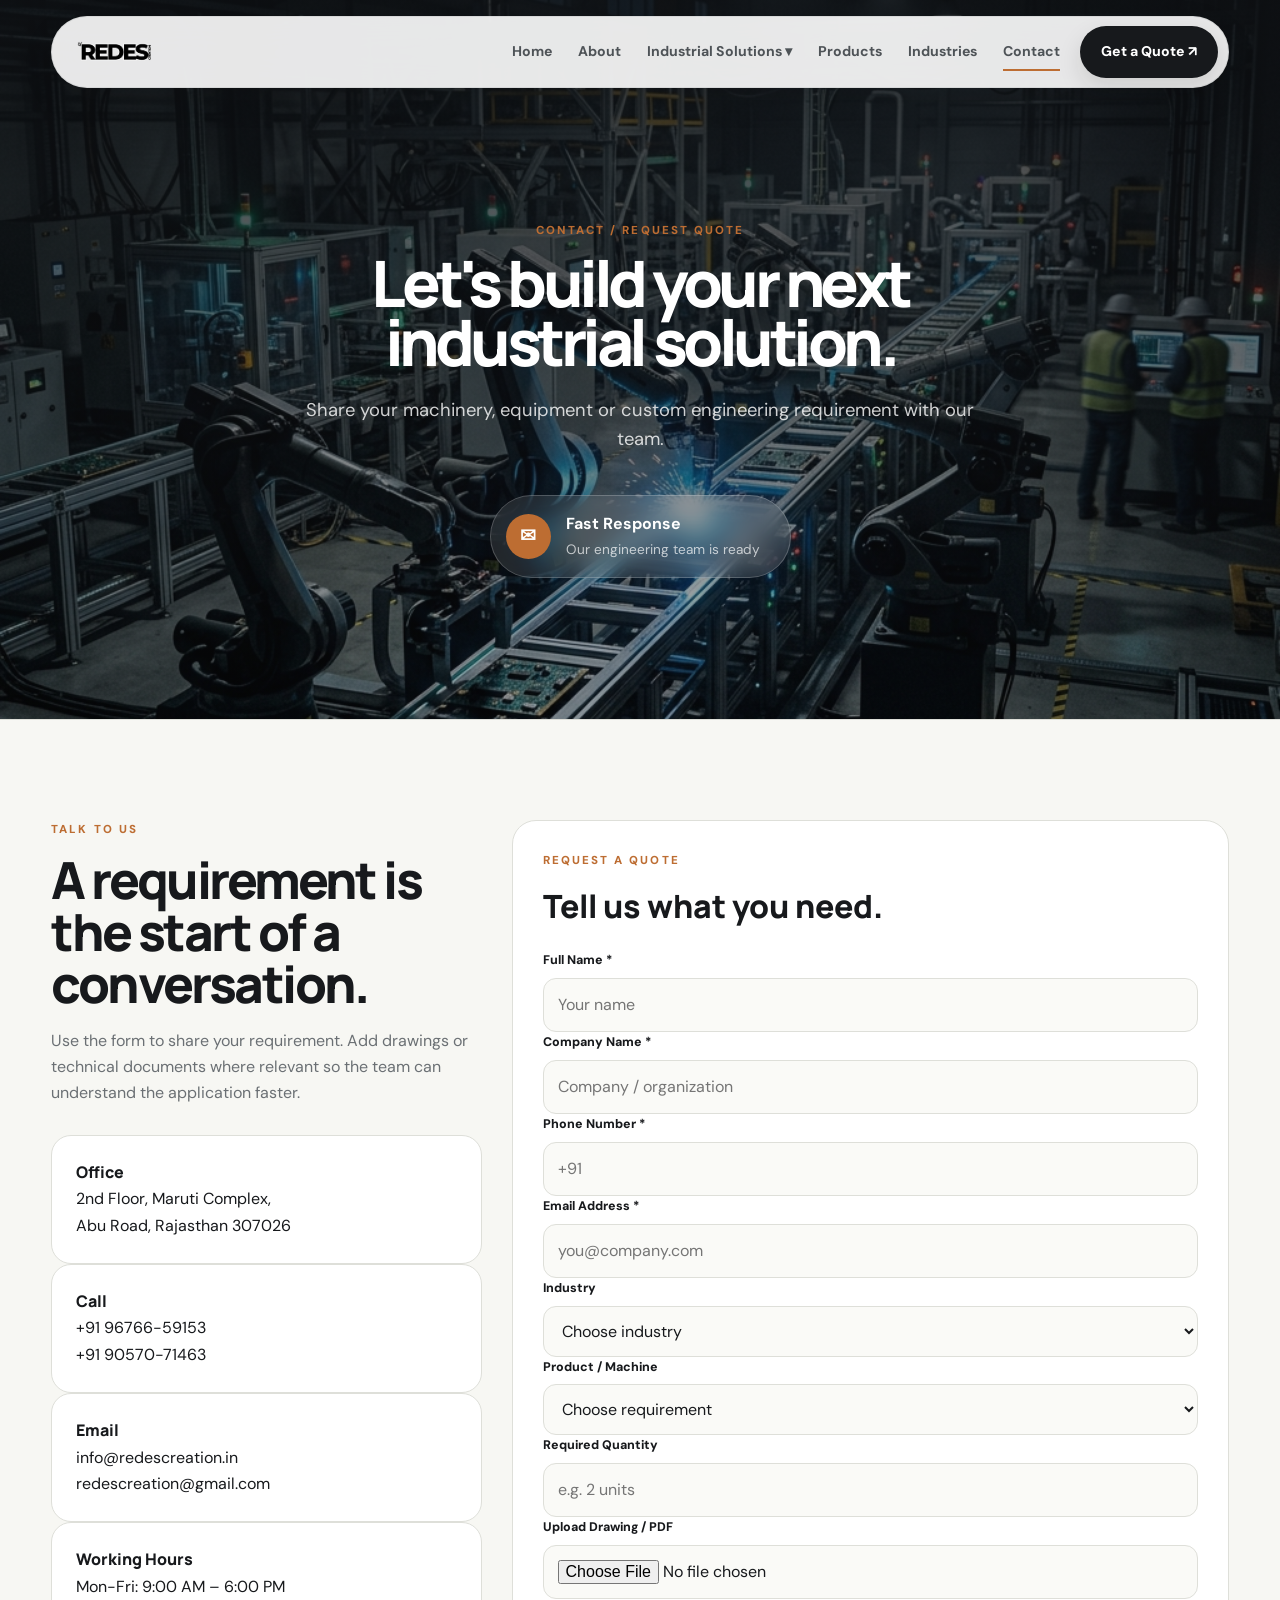
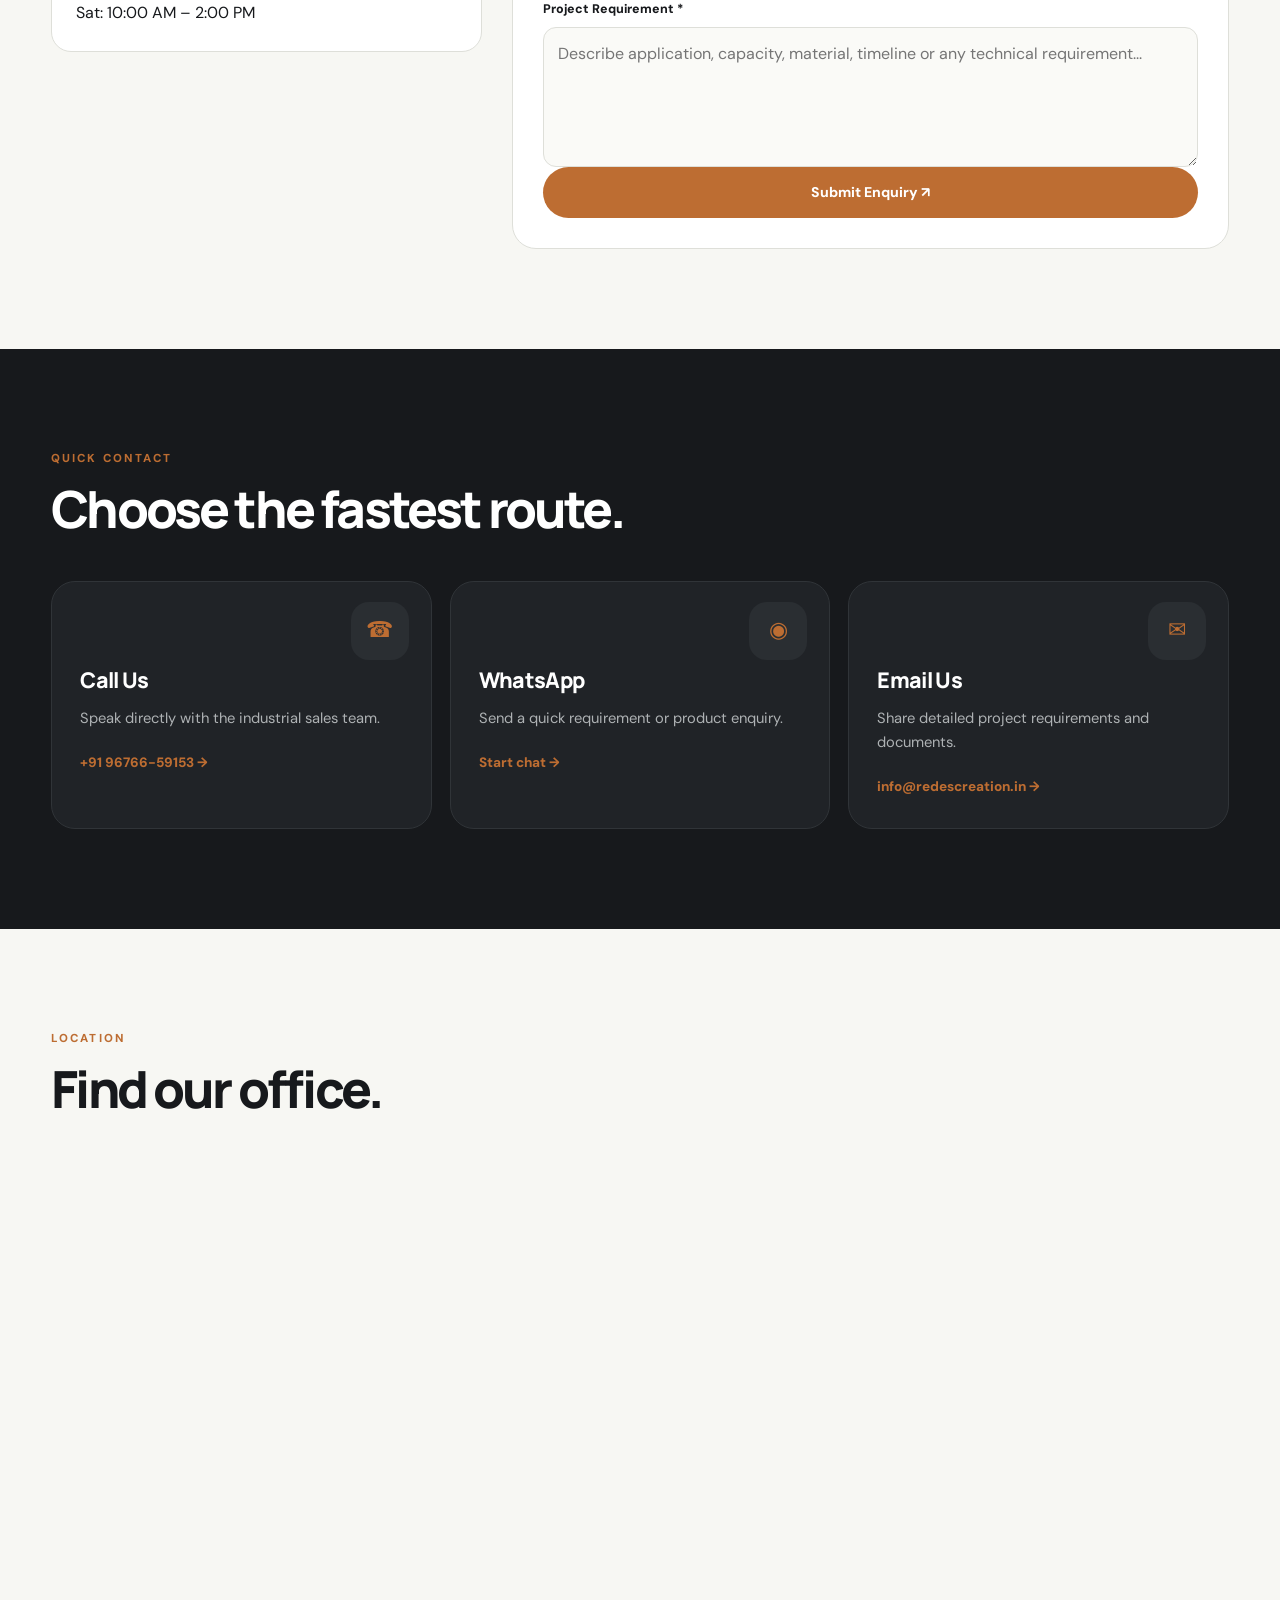
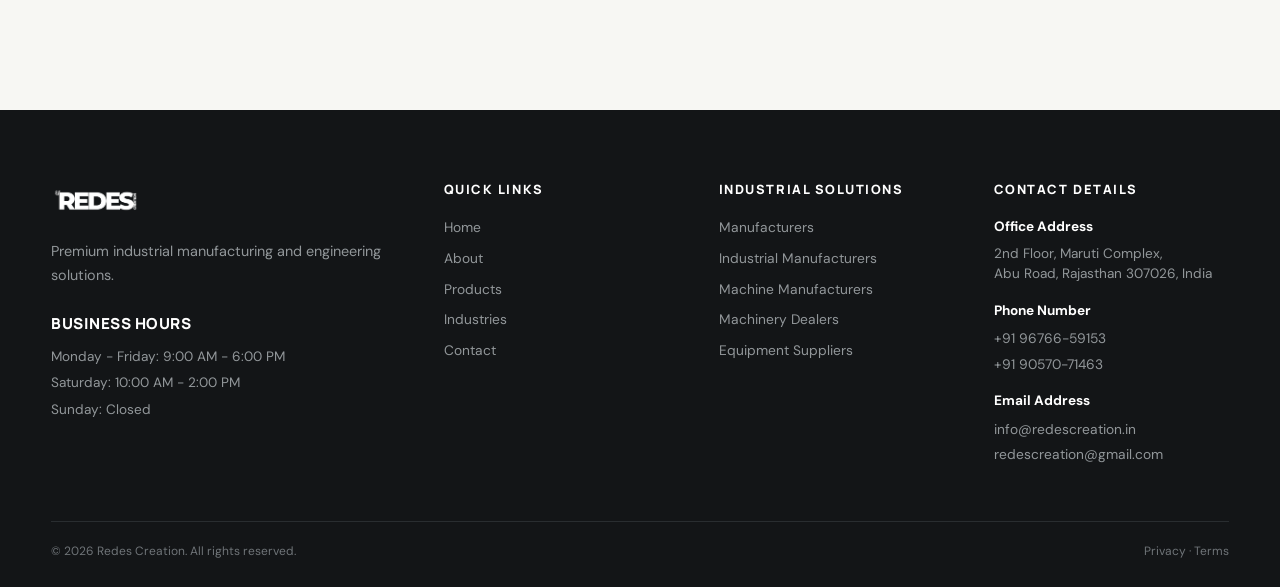
<file: contact.html>
<!doctype html>
<html lang="en">

<head>
    <meta charset="utf-8">
    <meta name="viewport" content="width=device-width,initial-scale=1">
    <meta name="description"
        content="Request a quote for industrial machinery, equipment and custom engineering solutions.">
    <title>Contact & Request a Quote — ForgeLine Industries</title>
    <link rel="stylesheet" href="css/style.css">
</head>

<body>
    <nav class="nav">
        <div class="container">
            <div class="nav-inner"><a class="logo" href="index.html"><img src="images/black-rc-logo.png"
                        alt="Redes Creation" style="height: 38px; width: auto;"></a>
                <div class="nav-links"><a href="index.html">Home</a><a href="about.html">About</a>
                    <div class="nav-dropdown">
                        <a href="manufacturers.html">Industrial Solutions ▾</a>
                        <div class="dropdown-content">
                            <a href="manufacturers.html">Manufacturers</a>
                            <a href="industrial-manufacturers.html">Industrial Manufacturers</a>
                            <a href="machine-manufacturers.html">Machine Manufacturers</a>
                            <a href="machinery-dealers.html">Machinery Dealers</a>
                            <a href="industrial-equipment-suppliers.html">Equipment Suppliers</a>
                        </div>
                    </div><a href="products.html">Products</a><a href="industries.html">Industries</a><a class="active"
                        href="contact.html">Contact</a>
                </div><a class="btn btn-primary nav-cta" href="#quote">Get a
                    Quote ↗</a><button class="menu-btn">☰</button>
            </div>
        </div>
    </nav>
    <header class="page-hero"
        style="position: relative; min-height: 80vh; padding: 180px 0 100px; background: none; display: flex; align-items: flex-start; color: white;">
        <div style="position: absolute; inset: 0; z-index: 0;">
            <img src="images/project_1.jpg" alt="Contact & Request Quote"
                style="width: 100%; height: 100%; object-fit: cover;">
            <div
                style="position: absolute; inset: 0; background: linear-gradient(to bottom, rgba(15, 17, 20, 0.85) 0%, rgba(15, 17, 20, 0.6) 50%, rgba(15, 17, 20, 0.3) 100%);">
            </div>
        </div>

        <div class="container" style="position: relative; z-index: 1;">
            <div style="max-width: 800px; margin: 0 auto; text-align: center;">
                <div class="eyebrow reveal" style="color: var(--accent);">Contact / Request Quote</div>
                <h1 class="reveal" style="color: white; font-size: clamp(3rem, 5vw, 4.5rem);">Let's build your next
                    industrial solution.</h1>
                <p class="reveal"
                    style="color: rgba(255,255,255,0.8); margin-top: 24px; font-size: 1.15rem; line-height: 1.6; margin-inline: auto;">
                    Share your machinery, equipment or custom engineering requirement with our team.</p>

                <div class="reveal"
                    style="margin-top: 40px; display: inline-flex; align-items: center; gap: 15px; background: rgba(255,255,255,0.1); backdrop-filter: blur(12px); padding: 15px 30px 15px 15px; border-radius: 999px; border: 1px solid rgba(255,255,255,0.2); text-align: left;">
                    <div
                        style="width: 45px; height: 45px; background: var(--accent); border-radius: 50%; display: grid; place-items: center; color: white; font-weight: bold; font-size: 1.2rem;">
                        ✉</div>
                    <div>
                        <h4 style="margin: 0; font-size: 1rem; color: white;">Fast Response</h4>
                        <p style="margin: 0; font-size: 0.85rem; color: rgba(255,255,255,0.7); margin-top: 2px;">Our
                            engineering team is ready</p>
                    </div>
                </div>
            </div>
        </div>
    </header>
    <section class="section" id="quote">
        <div class="container contact-grid">
            <div class="reveal">
                <div class="eyebrow">Talk to us</div>
                <h2 style="font:800 clamp(2.3rem,4vw,4rem)/1.02 'Manrope';letter-spacing:-.05em">A requirement is the
                    start of a conversation.</h2>
                <p style="color:var(--muted);margin:18px 0 28px">Use the form to share your requirement. Add drawings or
                    technical documents where relevant so the team can understand the application faster.</p>
                <div class="contact-card"><strong>Office</strong>
                    <p>2nd Floor, Maruti Complex,<br>Abu Road, Rajasthan 307026</p>
                </div>
                <div class="contact-card"><strong>Call</strong>
                    <p><a href="tel:+919676659153">+91 96766-59153</a><br>
                        <a href="tel:+919057071463">+91 90570-71463</a>
                    </p>
                </div>
                <div class="contact-card"><strong>Email</strong>
                    <p><a href="mailto:info@redescreation.in">info@redescreation.in</a><br>
                        <a href="mailto:redescreation@gmail.com">redescreation@gmail.com</a>
                    </p>
                </div>
                <div class="contact-card"><strong>Working Hours</strong>
                    <p>Mon-Fri: 9:00 AM – 6:00 PM<br>Sat: 10:00 AM – 2:00 PM</p>
                </div>
            </div>
            <div class="card reveal" style="padding:30px">
                <div class="eyebrow">Request a quote</div>
                <h2 style="font:800 2rem 'Manrope';margin-bottom:22px">Tell us what you need.</h2>
                <form class="quote-form" id="quoteForm">
                    <div class="field"><label>Full Name *</label><input required placeholder="Your name"></div>
                    <div class="field"><label>Company Name *</label><input required
                            placeholder="Company / organization"></div>
                    <div class="field"><label>Phone Number *</label><input required type="tel" placeholder="+91"></div>
                    <div class="field"><label>Email Address *</label><input required type="email"
                            placeholder="you@company.com"></div>
                    <div class="field"><label>Industry</label><select>
                            <option>Choose industry</option>
                            <option>Automotive</option>
                            <option>Manufacturing</option>
                            <option>Food Processing</option>
                            <option>Chemical</option>
                            <option>Steel & Metal</option>
                            <option>Construction</option>
                            <option>Textile</option>
                            <option>Pharmaceutical</option>
                        </select></div>
                    <div class="field"><label>Product / Machine</label><select>
                            <option>Choose requirement</option>
                            <option>Industrial Machinery</option>
                            <option>Industrial Equipment</option>
                            <option>Automation</option>
                            <option>Material Handling</option>
                            <option>Custom Machinery</option>
                        </select></div>
                    <div class="field"><label>Required Quantity</label><input placeholder="e.g. 2 units"></div>
                    <div class="field"><label>Upload Drawing / PDF</label><input type="file"
                            accept=".pdf,.png,.jpg,.jpeg,.dwg"></div>
                    <div class="field full"><label>Project Requirement *</label><textarea required
                            placeholder="Describe application, capacity, material, timeline or any technical requirement..."></textarea>
                    </div>
                    <div class="field full"><button class="btn btn-copper" type="submit">Submit Enquiry ↗</button></div>
                </form>
            </div>
        </div>
    </section>
    <section class="section dark">
        <div class="container">
            <div class="section-head reveal">
                <div class="eyebrow">Quick contact</div>
                <h2>Choose the fastest route.</h2>
            </div>
            <div class="cards"><a class="card reveal" href="tel:+919676659153">
                    <div class="card-icon">☎</div>
                    <h3>Call Us</h3>
                    <p>Speak directly with the industrial sales team.</p><span class="card-link">+91 96766-59153
                        →</span>
                </a><a class="card reveal" href="https://wa.me/919676659153" target="_blank">
                    <div class="card-icon">◉</div>
                    <h3>WhatsApp</h3>
                    <p>Send a quick requirement or product enquiry.</p><span class="card-link">Start chat →</span>
                </a><a class="card reveal" href="mailto:info@redescreation.in">
                    <div class="card-icon">✉</div>
                    <h3>Email Us</h3>
                    <p>Share detailed project requirements and documents.</p><span
                        class="card-link">info@redescreation.in
                        →</span>
                </a></div>
        </div>
    </section>
    <section class="section">
        <div class="container">
            <div class="section-head reveal">
                <div class="eyebrow">Location</div>
                <h2>Find our office.</h2>
            </div>
            <div class="map reveal"
                style="padding: 0; background: transparent; border-radius: 12px; overflow: hidden; height: 450px;">
                <iframe
                    src="https://maps.google.com/maps?q=2nd%20Floor,%20Maruti%20Complex,%20Abu%20Road,%20Rajasthan%20307026,%20India&t=&z=15&ie=UTF8&iwloc=&output=embed"
                    width="100%" height="100%" style="border:0;" allowfullscreen="" loading="lazy"
                    referrerpolicy="no-referrer-when-downgrade"></iframe>
            </div>
        </div>
    </section>
    <footer class="footer">
        <div class="container footer-grid">
            <div class="footer-brand"><a class="logo" href="index.html"><img src="images/white-rc-logo.png"
                        alt="Redes Creation" style="height: 42px; width: auto;"></a>
                <p>Premium industrial manufacturing and engineering solutions.</p>
                <div style="margin-top: 25px;">
                    <h4 style="color: white; font-size: 0.95rem; margin-bottom: 12px; letter-spacing: 0.5px;">Business
                        Hours</h4>
                    <p style="font-size: 0.85rem; margin: 4px 0; color: #92979a;">Monday - Friday: 9:00 AM - 6:00 PM</p>
                    <p style="font-size: 0.85rem; margin: 4px 0; color: #92979a;">Saturday: 10:00 AM - 2:00 PM</p>
                    <p style="font-size: 0.85rem; margin: 4px 0; color: #92979a;">Sunday: Closed</p>
                </div>
            </div>
            <div>
                <h4>Quick Links</h4>
                <a href="index.html">Home</a>
                <a href="about.html">About</a>
                <a href="products.html">Products</a>
                <a href="industries.html">Industries</a>
                <a href="contact.html">Contact</a>
            </div>
            <div>
                <h4>Industrial Solutions</h4>
                <a href="manufacturers.html">Manufacturers</a>
                <a href="industrial-manufacturers.html">Industrial Manufacturers</a>
                <a href="machine-manufacturers.html">Machine Manufacturers</a>
                <a href="machinery-dealers.html">Machinery Dealers</a>
                <a href="industrial-equipment-suppliers.html">Equipment Suppliers</a>
            </div>
            <div>
                <h4>Contact Details</h4>
                <div style="margin-bottom: 15px;">
                    <h5 style="color: white; font-size: 0.85rem; margin: 0 0 5px 0;">Office Address</h5>
                    <p style="font-size: 0.85rem; color: #92979a; margin: 0; line-height: 1.5;">2nd Floor, Maruti
                        Complex,<br>Abu Road, Rajasthan 307026, India</p>
                </div>
                <div style="margin-bottom: 15px;">
                    <h5 style="color: white; font-size: 0.85rem; margin: 0 0 5px 0;">Phone Number</h5>
                    <a href="tel:+919676659153" style="margin: 0 0 3px 0 !important;">+91 96766-59153</a>
                    <a href="tel:+919057071463" style="margin: 0 !important;">+91 90570-71463</a>
                </div>
                <div>
                    <h5 style="color: white; font-size: 0.85rem; margin: 0 0 5px 0;">Email Address</h5>
                    <a href="mailto:info@redescreation.in"
                        style="margin: 0 0 3px 0 !important;">info@redescreation.in</a>
                    <a href="mailto:redescreation@gmail.com" style="margin: 0 !important;">redescreation@gmail.com</a>
                </div>
            </div>
        </div>
        <div class="container footer-bottom"><span>© 2026 Redes Creation. All rights reserved.</span><span>Privacy
                · Terms</span></div>
    </footer>
    <script src="js/script.js"></script>
    <div class="toast" role="status"></div>
</body>

</html>
</file>
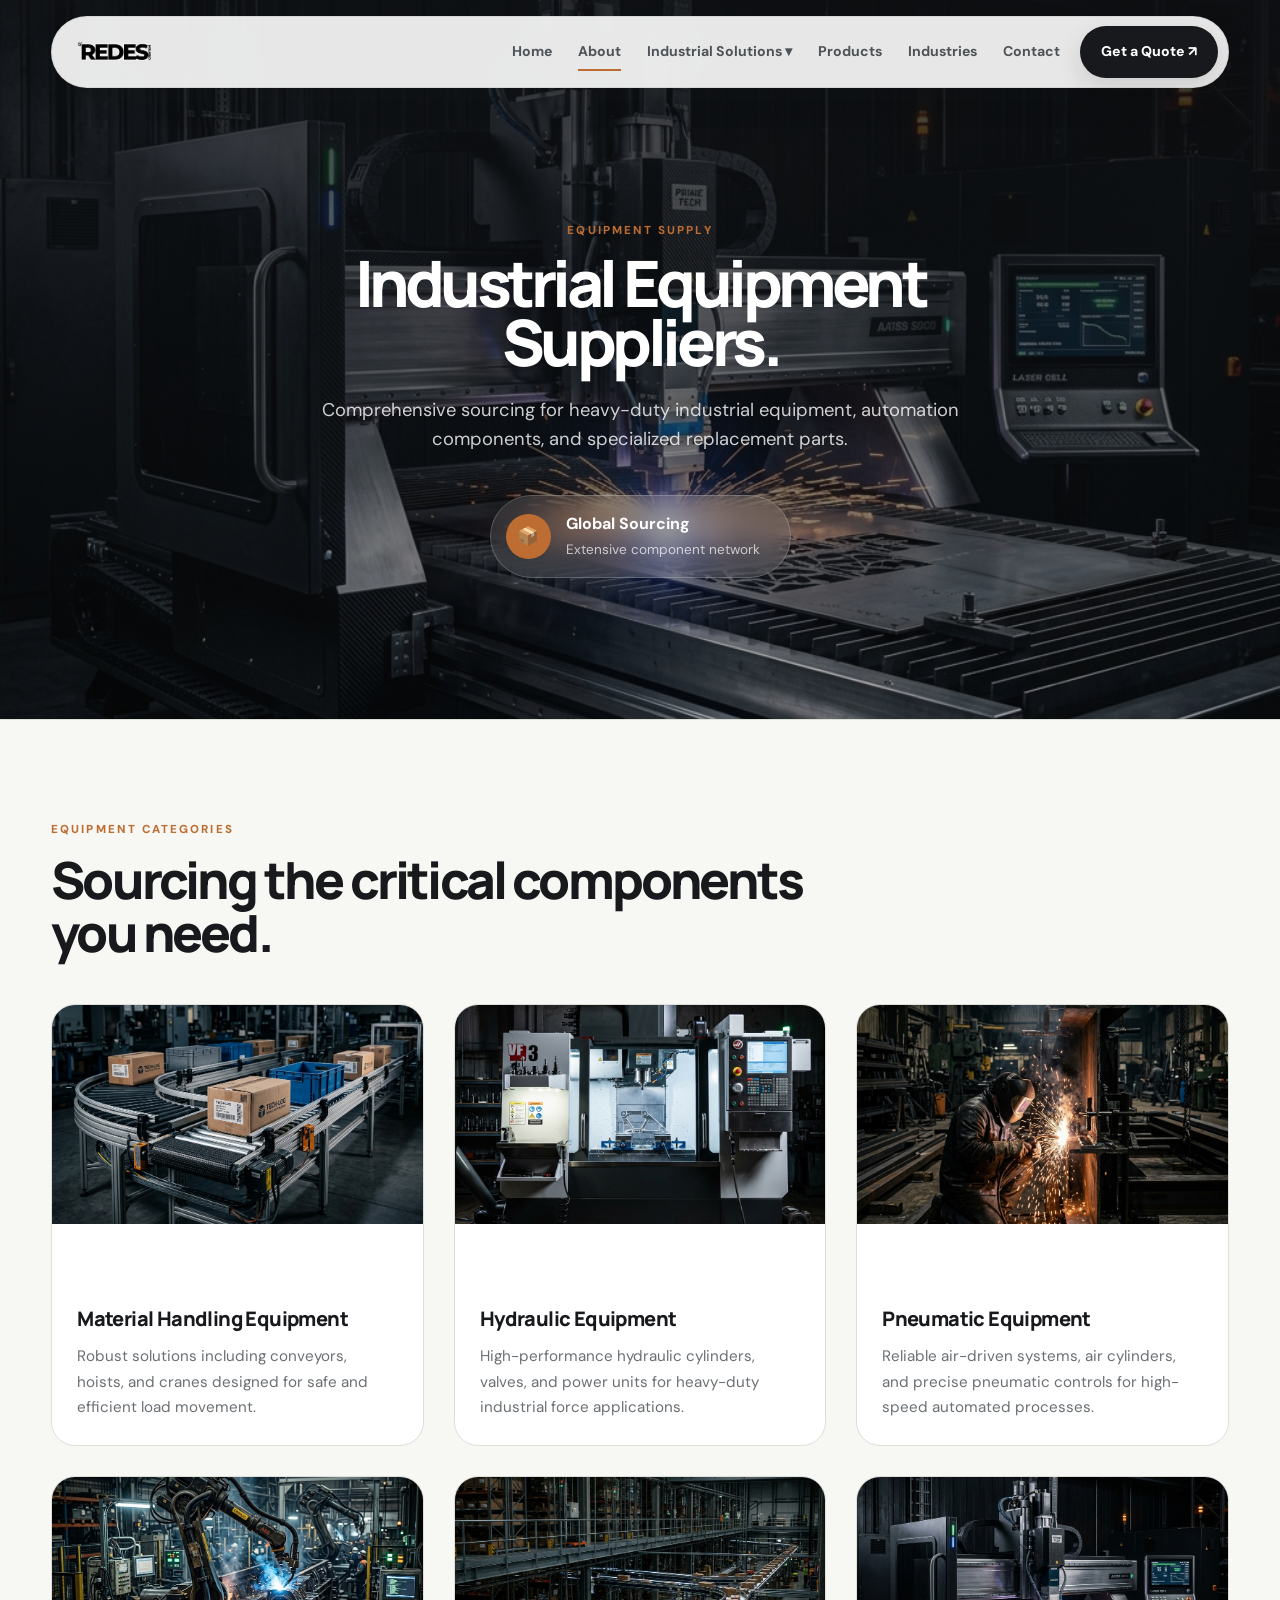
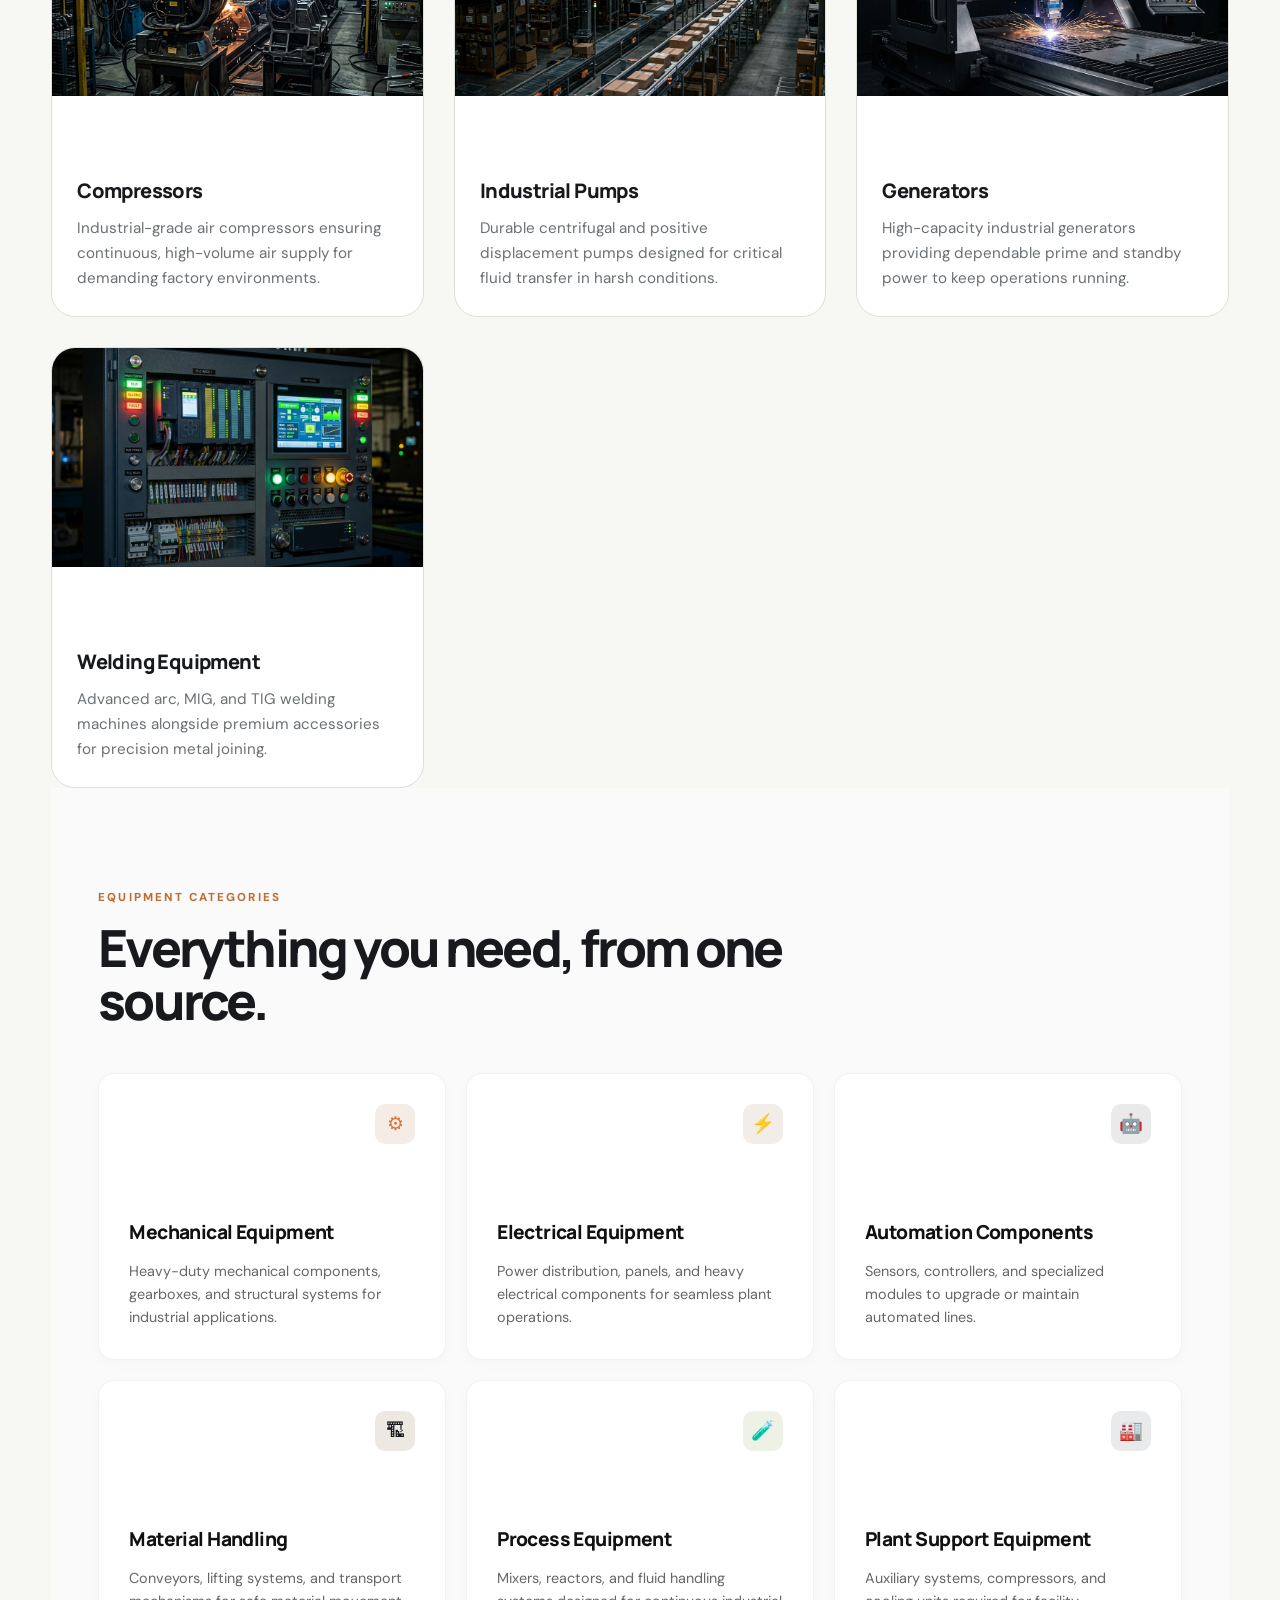
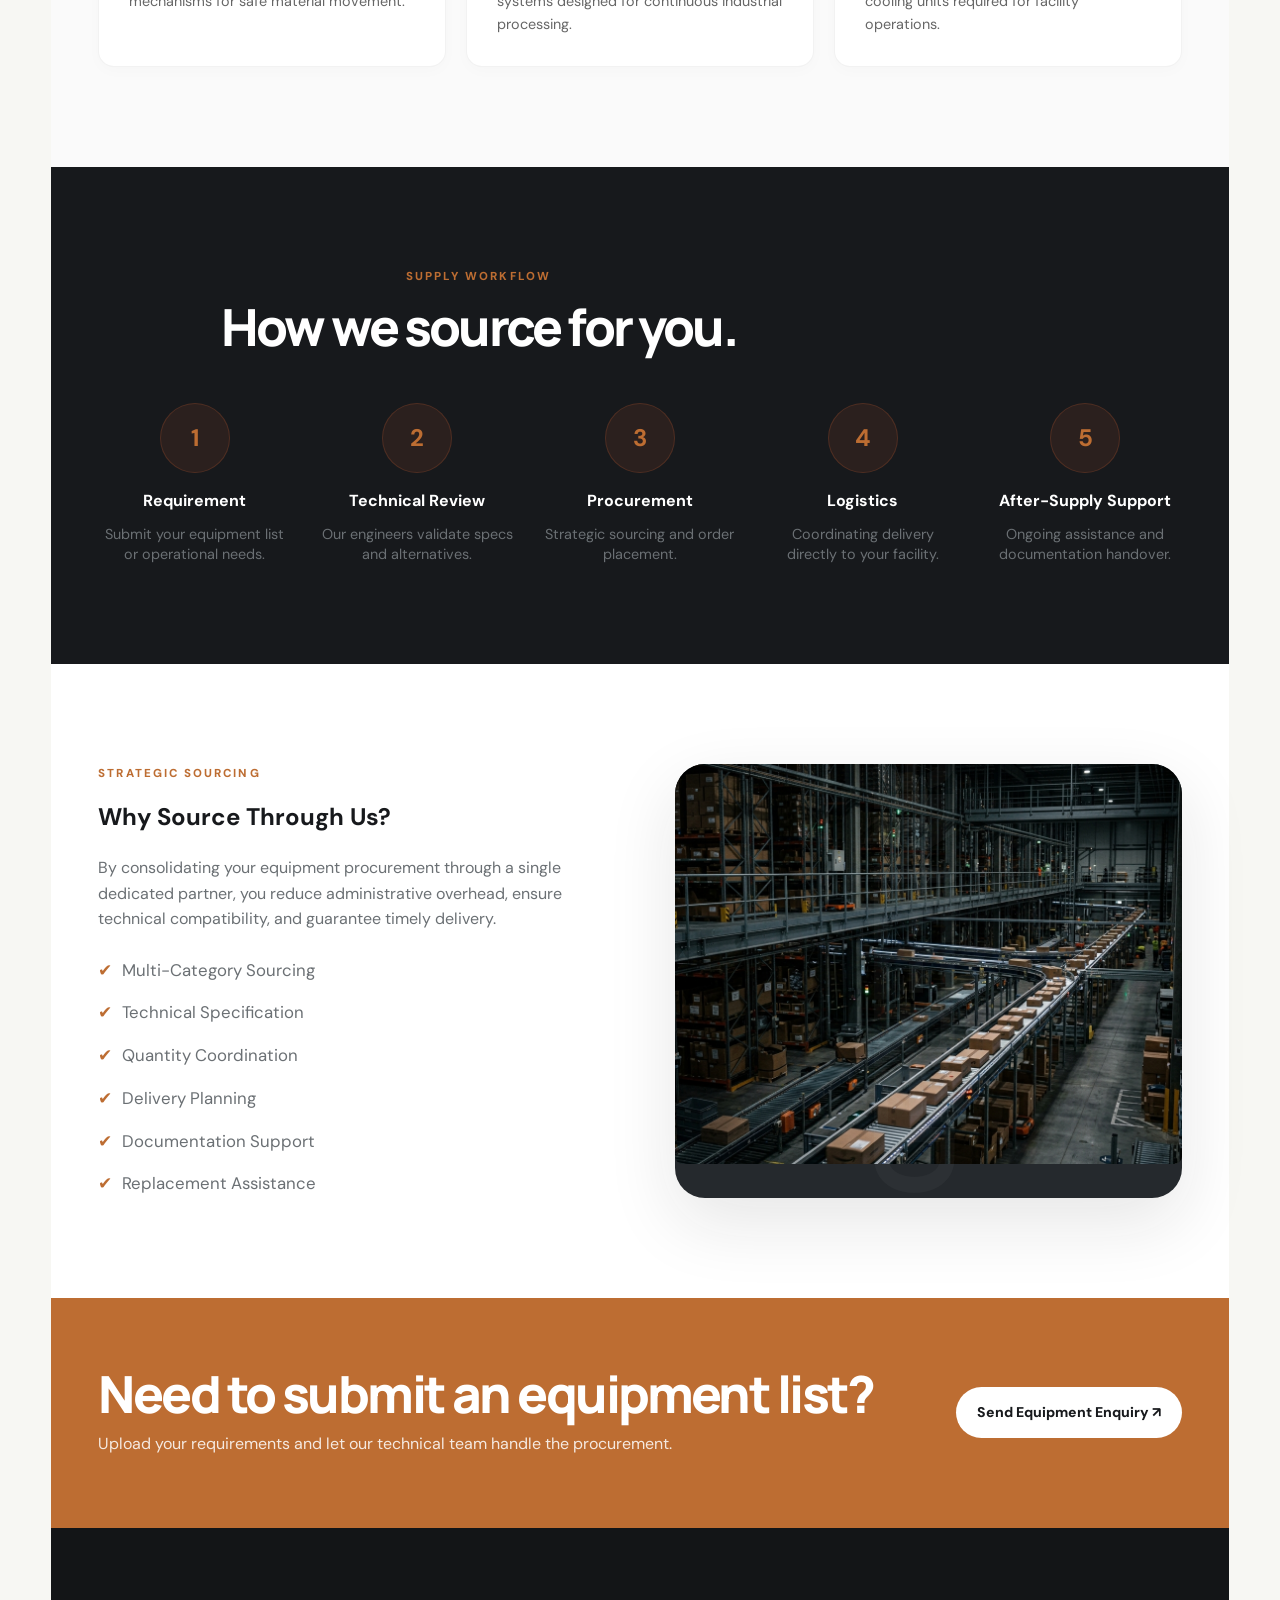
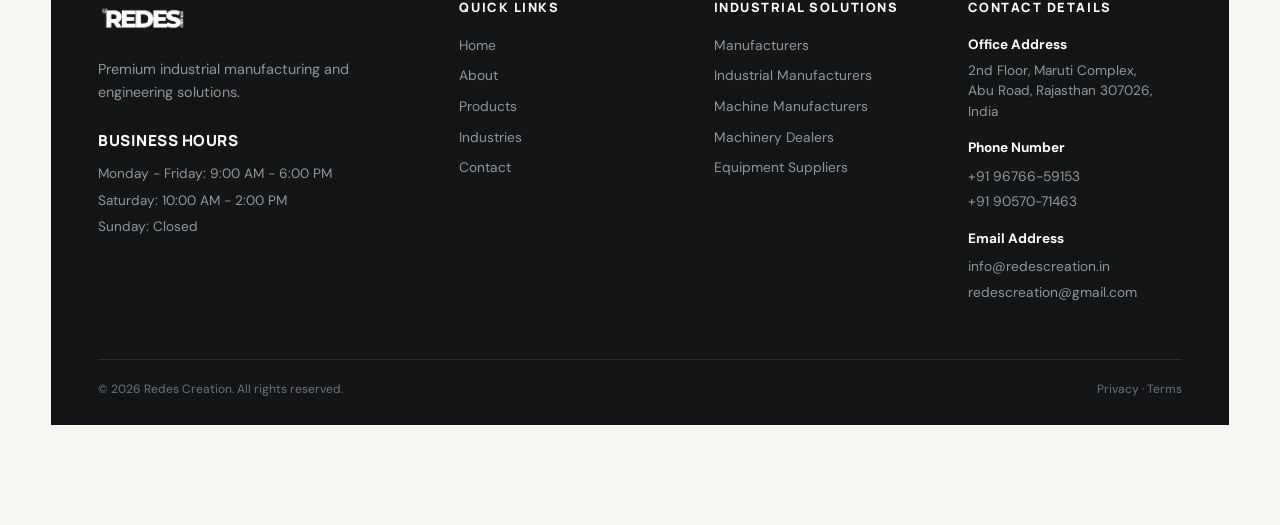
<file: industrial-equipment-suppliers.html>
<!doctype html>
<html lang="en">

<head>
    <meta charset="utf-8">
    <meta name="viewport" content="width=device-width,initial-scale=1">
    <meta name="description"
        content="About ForgeLine Industries — manufacturing, engineering and industrial equipment capabilities.">
    <title>Industrial Equipment Suppliers — ForgeLine Industries</title>
    <link rel="stylesheet" href="css/style.css">
</head>

<body>
    <nav class="nav">
        <div class="container">
            <div class="nav-inner"><a class="logo" href="index.html"><img src="images/black-rc-logo.png" alt="Redes Creation" style="height: 38px; width: auto;"></a>
                <div class="nav-links">
                    <a href="index.html">Home</a>
                    <a class="active" href="about.html">About</a>                    <div class="nav-dropdown">
                        <a href="manufacturers.html">Industrial Solutions ▾</a>
                        <div class="dropdown-content">
                            <a href="manufacturers.html">Manufacturers</a>
                            <a href="industrial-manufacturers.html">Industrial Manufacturers</a>
                            <a href="machine-manufacturers.html">Machine Manufacturers</a>
                            <a href="machinery-dealers.html">Machinery Dealers</a>
                            <a href="industrial-equipment-suppliers.html">Equipment Suppliers</a>
                        </div>
                    </div>
                    <a href="products.html">Products</a>
                    <a href="industries.html">Industries</a>
                    
                    <a href="contact.html">Contact</a>
                </div><a class="btn btn-primary nav-cta" href="contact.html">Get
                    a Quote ↗</a><button class="menu-btn">☰</button>
            </div>
        </div>
    </nav>
        <header class="page-hero" style="position: relative; min-height: 80vh; padding: 180px 0 100px; background: none; display: flex; align-items: flex-start; color: white;">
        <div style="position: absolute; inset: 0; z-index: 0;">
            <img src="images/product_processing.jpg" alt="Industrial Equipment Suppliers" style="width: 100%; height: 100%; object-fit: cover;">
            <div style="position: absolute; inset: 0; background: linear-gradient(to bottom, rgba(15, 17, 20, 0.85) 0%, rgba(15, 17, 20, 0.6) 50%, rgba(15, 17, 20, 0.3) 100%);"></div>
        </div>
        
        <div class="container" style="position: relative; z-index: 1;">
            <div style="max-width: 800px; margin: 0 auto; text-align: center;">
                <div class="eyebrow reveal" style="color: var(--accent);">Equipment Supply</div>
                <h1 class="reveal" style="color: white; font-size: clamp(3rem, 5vw, 4.5rem);">Industrial Equipment<br>Suppliers.</h1>
                <p class="reveal" style="color: rgba(255,255,255,0.8); margin-top: 24px; font-size: 1.15rem; line-height: 1.6; margin-inline: auto;">Comprehensive sourcing for heavy-duty industrial equipment, automation components, and specialized replacement parts.</p>
                
                <div class="reveal" style="margin-top: 40px; display: inline-flex; align-items: center; gap: 15px; background: rgba(255,255,255,0.1); backdrop-filter: blur(12px); padding: 15px 30px 15px 15px; border-radius: 999px; border: 1px solid rgba(255,255,255,0.2); text-align: left;">
                    <div style="width: 45px; height: 45px; background: var(--accent); border-radius: 50%; display: grid; place-items: center; color: white; font-weight: bold; font-size: 1.1rem;">📦</div>
                    <div>
                        <h4 style="margin: 0; font-size: 1rem; color: white;">Global Sourcing</h4>
                        <p style="margin: 0; font-size: 0.85rem; color: rgba(255,255,255,0.7); margin-top: 2px;">Extensive component network</p>
                    </div>
                </div>
            </div>
        </div>
    </header>

    <section class="section" style="background: var(--bg-alt);">
        <div class="container">
            <div class="section-head reveal">
                <div class="eyebrow">Equipment Categories</div>
                <h2>Sourcing the critical components you need.</h2>
            </div>
            
            <div class="cards" style="grid-template-columns: repeat(auto-fit, minmax(280px, 1fr)); gap: 30px;">
                
                <article class="card reveal" style="padding: 0; overflow: hidden; display: flex; flex-direction: column;">
                    <img src="images/product_handling.jpg" alt="Material Handling Equipment" style="width: 100%; height: 220px; object-fit: cover; border-bottom: 1px solid rgba(255,255,255,0.05);">
                    <div style="padding: 25px;">
                        <h3 style="font-size: 1.25rem; margin-bottom: 12px;">Material Handling Equipment</h3>
                        <p style="color: var(--muted); font-size: 0.95rem; margin: 0;">Robust solutions including conveyors, hoists, and cranes designed for safe and efficient load movement.</p>
                    </div>
                </article>

                <article class="card reveal" style="padding: 0; overflow: hidden; display: flex; flex-direction: column;">
                    <img src="images/product_cnc.jpg" alt="Hydraulic Equipment" style="width: 100%; height: 220px; object-fit: cover; border-bottom: 1px solid rgba(255,255,255,0.05);">
                    <div style="padding: 25px;">
                        <h3 style="font-size: 1.25rem; margin-bottom: 12px;">Hydraulic Equipment</h3>
                        <p style="color: var(--muted); font-size: 0.95rem; margin: 0;">High-performance hydraulic cylinders, valves, and power units for heavy-duty industrial force applications.</p>
                    </div>
                </article>

                <article class="card reveal" style="padding: 0; overflow: hidden; display: flex; flex-direction: column;">
                    <img src="images/project_2.jpg" alt="Pneumatic Equipment" style="width: 100%; height: 220px; object-fit: cover; border-bottom: 1px solid rgba(255,255,255,0.05);">
                    <div style="padding: 25px;">
                        <h3 style="font-size: 1.25rem; margin-bottom: 12px;">Pneumatic Equipment</h3>
                        <p style="color: var(--muted); font-size: 0.95rem; margin: 0;">Reliable air-driven systems, air cylinders, and precise pneumatic controls for high-speed automated processes.</p>
                    </div>
                </article>

                <article class="card reveal" style="padding: 0; overflow: hidden; display: flex; flex-direction: column;">
                    <img src="images/hero_machine.jpg" alt="Compressors" style="width: 100%; height: 220px; object-fit: cover; border-bottom: 1px solid rgba(255,255,255,0.05);">
                    <div style="padding: 25px;">
                        <h3 style="font-size: 1.25rem; margin-bottom: 12px;">Compressors</h3>
                        <p style="color: var(--muted); font-size: 0.95rem; margin: 0;">Industrial-grade air compressors ensuring continuous, high-volume air supply for demanding factory environments.</p>
                    </div>
                </article>

                <article class="card reveal" style="padding: 0; overflow: hidden; display: flex; flex-direction: column;">
                    <img src="images/project_3.jpg" alt="Industrial Pumps" style="width: 100%; height: 220px; object-fit: cover; border-bottom: 1px solid rgba(255,255,255,0.05);">
                    <div style="padding: 25px;">
                        <h3 style="font-size: 1.25rem; margin-bottom: 12px;">Industrial Pumps</h3>
                        <p style="color: var(--muted); font-size: 0.95rem; margin: 0;">Durable centrifugal and positive displacement pumps designed for critical fluid transfer in harsh conditions.</p>
                    </div>
                </article>

                <article class="card reveal" style="padding: 0; overflow: hidden; display: flex; flex-direction: column;">
                    <img src="images/product_processing.jpg" alt="Generators" style="width: 100%; height: 220px; object-fit: cover; border-bottom: 1px solid rgba(255,255,255,0.05);">
                    <div style="padding: 25px;">
                        <h3 style="font-size: 1.25rem; margin-bottom: 12px;">Generators</h3>
                        <p style="color: var(--muted); font-size: 0.95rem; margin: 0;">High-capacity industrial generators providing dependable prime and standby power to keep operations running.</p>
                    </div>
                </article>

                <article class="card reveal" style="padding: 0; overflow: hidden; display: flex; flex-direction: column;">
                    <img src="images/product_automation.jpg" alt="Welding Equipment" style="width: 100%; height: 220px; object-fit: cover; border-bottom: 1px solid rgba(255,255,255,0.05);">
                    <div style="padding: 25px;">
                        <h3 style="font-size: 1.25rem; margin-bottom: 12px;">Welding Equipment</h3>
                        <p style="color: var(--muted); font-size: 0.95rem; margin: 0;">Advanced arc, MIG, and TIG welding machines alongside premium accessories for precision metal joining.</p>
                    </div>
                </article>
            </div>

    <section class="section" style="background: #fafafa;">
        <div class="container">
            <div class="section-head reveal" style="text-align: left;">
                <div class="eyebrow">Equipment Categories</div>
                <h2>Everything you need, from one source.</h2>
            </div>
            <div class="cards" style="grid-template-columns: repeat(auto-fit, minmax(300px, 1fr)); gap: 20px;">
                <article class="card reveal" style="background: white; border-radius: 16px; padding: 30px; display: flex; flex-direction: column; border: 1px solid rgba(0,0,0,0.05); box-shadow: 0 4px 15px rgba(0,0,0,0.02); transition: transform 0.3s ease, box-shadow 0.3s ease;" onmouseover="this.style.transform='translateY(-5px)'; this.style.boxShadow='0 15px 30px rgba(0,0,0,0.08)';" onmouseout="this.style.transform='translateY(0)'; this.style.boxShadow='0 4px 15px rgba(0,0,0,0.02)';">
                    <div style="display: flex; justify-content: flex-end; margin-bottom: 20px;">
                        <div style="width: 40px; height: 40px; background: #f5ece5; border-radius: 10px; display: flex; align-items: center; justify-content: center; font-size: 1.2rem; color: #d47736;">
                            ⚙
                        </div>
                    </div>
                    <h3 style="margin-bottom: 15px; font-size: 1.2rem; color: #111;">Mechanical Equipment</h3>
                    <p style="color: #666; font-size: 0.9rem; line-height: 1.6; margin: 0;">Heavy-duty mechanical components, gearboxes, and structural systems for industrial applications.</p>
                </article>

                <article class="card reveal" style="background: white; border-radius: 16px; padding: 30px; display: flex; flex-direction: column; border: 1px solid rgba(0,0,0,0.05); box-shadow: 0 4px 15px rgba(0,0,0,0.02); transition: transform 0.3s ease, box-shadow 0.3s ease;" onmouseover="this.style.transform='translateY(-5px)'; this.style.boxShadow='0 15px 30px rgba(0,0,0,0.08)';" onmouseout="this.style.transform='translateY(0)'; this.style.boxShadow='0 4px 15px rgba(0,0,0,0.02)';">
                    <div style="display: flex; justify-content: flex-end; margin-bottom: 20px;">
                        <div style="width: 40px; height: 40px; background: #f2ede9; border-radius: 10px; display: flex; align-items: center; justify-content: center; font-size: 1.2rem; color: #e65c00;">
                            ⚡
                        </div>
                    </div>
                    <h3 style="margin-bottom: 15px; font-size: 1.2rem; color: #111;">Electrical Equipment</h3>
                    <p style="color: #666; font-size: 0.9rem; line-height: 1.6; margin: 0;">Power distribution, panels, and heavy electrical components for seamless plant operations.</p>
                </article>

                <article class="card reveal" style="background: white; border-radius: 16px; padding: 30px; display: flex; flex-direction: column; border: 1px solid rgba(0,0,0,0.05); box-shadow: 0 4px 15px rgba(0,0,0,0.02); transition: transform 0.3s ease, box-shadow 0.3s ease;" onmouseover="this.style.transform='translateY(-5px)'; this.style.boxShadow='0 15px 30px rgba(0,0,0,0.08)';" onmouseout="this.style.transform='translateY(0)'; this.style.boxShadow='0 4px 15px rgba(0,0,0,0.02)';">
                    <div style="display: flex; justify-content: flex-end; margin-bottom: 20px;">
                        <div style="width: 40px; height: 40px; background: #eaeaea; border-radius: 10px; display: flex; align-items: center; justify-content: center; font-size: 1.2rem;">
                            🤖
                        </div>
                    </div>
                    <h3 style="margin-bottom: 15px; font-size: 1.2rem; color: #111;">Automation Components</h3>
                    <p style="color: #666; font-size: 0.9rem; line-height: 1.6; margin: 0;">Sensors, controllers, and specialized modules to upgrade or maintain automated lines.</p>
                </article>

                <article class="card reveal" style="background: white; border-radius: 16px; padding: 30px; display: flex; flex-direction: column; border: 1px solid rgba(0,0,0,0.05); box-shadow: 0 4px 15px rgba(0,0,0,0.02); transition: transform 0.3s ease, box-shadow 0.3s ease;" onmouseover="this.style.transform='translateY(-5px)'; this.style.boxShadow='0 15px 30px rgba(0,0,0,0.08)';" onmouseout="this.style.transform='translateY(0)'; this.style.boxShadow='0 4px 15px rgba(0,0,0,0.02)';">
                    <div style="display: flex; justify-content: flex-end; margin-bottom: 20px;">
                        <div style="width: 40px; height: 40px; background: #eee8e3; border-radius: 10px; display: flex; align-items: center; justify-content: center; font-size: 1.2rem;">
                            🏗
                        </div>
                    </div>
                    <h3 style="margin-bottom: 15px; font-size: 1.2rem; color: #111;">Material Handling</h3>
                    <p style="color: #666; font-size: 0.9rem; line-height: 1.6; margin: 0;">Conveyors, lifting systems, and transport mechanisms for safe material movement.</p>
                </article>

                <article class="card reveal" style="background: white; border-radius: 16px; padding: 30px; display: flex; flex-direction: column; border: 1px solid rgba(0,0,0,0.05); box-shadow: 0 4px 15px rgba(0,0,0,0.02); transition: transform 0.3s ease, box-shadow 0.3s ease;" onmouseover="this.style.transform='translateY(-5px)'; this.style.boxShadow='0 15px 30px rgba(0,0,0,0.08)';" onmouseout="this.style.transform='translateY(0)'; this.style.boxShadow='0 4px 15px rgba(0,0,0,0.02)';">
                    <div style="display: flex; justify-content: flex-end; margin-bottom: 20px;">
                        <div style="width: 40px; height: 40px; background: #eef2e6; border-radius: 10px; display: flex; align-items: center; justify-content: center; font-size: 1.2rem;">
                            🧪
                        </div>
                    </div>
                    <h3 style="margin-bottom: 15px; font-size: 1.2rem; color: #111;">Process Equipment</h3>
                    <p style="color: #666; font-size: 0.9rem; line-height: 1.6; margin: 0;">Mixers, reactors, and fluid handling systems designed for continuous industrial processing.</p>
                </article>

                <article class="card reveal" style="background: white; border-radius: 16px; padding: 30px; display: flex; flex-direction: column; border: 1px solid rgba(0,0,0,0.05); box-shadow: 0 4px 15px rgba(0,0,0,0.02); transition: transform 0.3s ease, box-shadow 0.3s ease;" onmouseover="this.style.transform='translateY(-5px)'; this.style.boxShadow='0 15px 30px rgba(0,0,0,0.08)';" onmouseout="this.style.transform='translateY(0)'; this.style.boxShadow='0 4px 15px rgba(0,0,0,0.02)';">
                    <div style="display: flex; justify-content: flex-end; margin-bottom: 20px;">
                        <div style="width: 40px; height: 40px; background: #e8eaec; border-radius: 10px; display: flex; align-items: center; justify-content: center; font-size: 1.2rem;">
                            🏭
                        </div>
                    </div>
                    <h3 style="margin-bottom: 15px; font-size: 1.2rem; color: #111;">Plant Support Equipment</h3>
                    <p style="color: #666; font-size: 0.9rem; line-height: 1.6; margin: 0;">Auxiliary systems, compressors, and cooling units required for facility operations.</p>
                </article>
            </div>
        </div>
    </section>

    <section class="section dark">
        <div class="container">
            <div class="section-head reveal" style="text-align: center;">
                <div class="eyebrow">Supply Workflow</div>
                <h2>How we source for you.</h2>
            </div>
            <div class="process-grid reveal" style="display: grid; grid-template-columns: repeat(auto-fit, minmax(180px, 1fr)); gap: 30px; margin-top: 50px;">
                <div class="process-step" style="text-align: center;">
                    <div style="width: 70px; height: 70px; background: rgba(220,100,50,0.1); color: var(--accent); border-radius: 50%; display: flex; align-items: center; justify-content: center; font-size: 1.5rem; margin: 0 auto 15px; font-weight: bold; border: 1px solid rgba(220,100,50,0.2);">1</div>
                    <h4 style="margin-bottom: 10px;">Requirement</h4>
                    <p style="font-size: 0.9rem; color: var(--muted); line-height: 1.4;">Submit your equipment list or operational needs.</p>
                </div>
                <div class="process-step" style="text-align: center;">
                    <div style="width: 70px; height: 70px; background: rgba(220,100,50,0.1); color: var(--accent); border-radius: 50%; display: flex; align-items: center; justify-content: center; font-size: 1.5rem; margin: 0 auto 15px; font-weight: bold; border: 1px solid rgba(220,100,50,0.2);">2</div>
                    <h4 style="margin-bottom: 10px;">Technical Review</h4>
                    <p style="font-size: 0.9rem; color: var(--muted); line-height: 1.4;">Our engineers validate specs and alternatives.</p>
                </div>
                <div class="process-step" style="text-align: center;">
                    <div style="width: 70px; height: 70px; background: rgba(220,100,50,0.1); color: var(--accent); border-radius: 50%; display: flex; align-items: center; justify-content: center; font-size: 1.5rem; margin: 0 auto 15px; font-weight: bold; border: 1px solid rgba(220,100,50,0.2);">3</div>
                    <h4 style="margin-bottom: 10px;">Procurement</h4>
                    <p style="font-size: 0.9rem; color: var(--muted); line-height: 1.4;">Strategic sourcing and order placement.</p>
                </div>
                <div class="process-step" style="text-align: center;">
                    <div style="width: 70px; height: 70px; background: rgba(220,100,50,0.1); color: var(--accent); border-radius: 50%; display: flex; align-items: center; justify-content: center; font-size: 1.5rem; margin: 0 auto 15px; font-weight: bold; border: 1px solid rgba(220,100,50,0.2);">4</div>
                    <h4 style="margin-bottom: 10px;">Logistics</h4>
                    <p style="font-size: 0.9rem; color: var(--muted); line-height: 1.4;">Coordinating delivery directly to your facility.</p>
                </div>
                <div class="process-step" style="text-align: center;">
                    <div style="width: 70px; height: 70px; background: rgba(220,100,50,0.1); color: var(--accent); border-radius: 50%; display: flex; align-items: center; justify-content: center; font-size: 1.5rem; margin: 0 auto 15px; font-weight: bold; border: 1px solid rgba(220,100,50,0.2);">5</div>
                    <h4 style="margin-bottom: 10px;">After-Supply Support</h4>
                    <p style="font-size: 0.9rem; color: var(--muted); line-height: 1.4;">Ongoing assistance and documentation handover.</p>
                </div>
            </div>
        </div>
    </section>

    <section class="section" style="background: white;">
        <div class="container split">
            <div class="reveal">
                <div class="eyebrow">Strategic Sourcing</div>
                <h2>Why Source Through Us?</h2>
                <p style="color: var(--muted); margin-top: 18px; line-height: 1.6;">By consolidating your equipment procurement through a single dedicated partner, you reduce administrative overhead, ensure technical compatibility, and guarantee timely delivery.</p>
                <ul style="margin-top: 25px; padding-left: 0; list-style: none; display: grid; gap: 15px;">
                    <li style="display: flex; align-items: center; gap: 10px; color: var(--muted); font-size: 1.05rem;"><span style="color: var(--accent);">✔</span> Multi-Category Sourcing</li>
                    <li style="display: flex; align-items: center; gap: 10px; color: var(--muted); font-size: 1.05rem;"><span style="color: var(--accent);">✔</span> Technical Specification</li>
                    <li style="display: flex; align-items: center; gap: 10px; color: var(--muted); font-size: 1.05rem;"><span style="color: var(--accent);">✔</span> Quantity Coordination</li>
                    <li style="display: flex; align-items: center; gap: 10px; color: var(--muted); font-size: 1.05rem;"><span style="color: var(--accent);">✔</span> Delivery Planning</li>
                    <li style="display: flex; align-items: center; gap: 10px; color: var(--muted); font-size: 1.05rem;"><span style="color: var(--accent);">✔</span> Documentation Support</li>
                    <li style="display: flex; align-items: center; gap: 10px; color: var(--muted); font-size: 1.05rem;"><span style="color: var(--accent);">✔</span> Replacement Assistance</li>
                </ul>
            </div>
            <div class="visual-card visual-card-modified reveal" style="padding: 0;">
                <img src="images/project_3.jpg" alt="Strategic Sourcing" style="width: 100%; height: 400px; object-fit: cover; border-radius: 8px;">
            </div>
        </div>
    </section>

    <section class="cta dark">
        <div class="container cta-inner">
            <div>
                <h2>Need to submit an equipment list?</h2>
                <p>Upload your requirements and let our technical team handle the procurement.</p>
            </div><a class="btn btn-light" href="contact.html">Send Equipment Enquiry ↗</a>
        </div>
    </section>
    <footer class="footer">
        <div class="container footer-grid">
            <div class="footer-brand"><a class="logo" href="index.html"><img src="images/white-rc-logo.png" alt="Redes Creation" style="height: 42px; width: auto;"></a>
                <p>Premium industrial manufacturing and engineering solutions.</p>
                <div style="margin-top: 25px;">
                    <h4 style="color: white; font-size: 0.95rem; margin-bottom: 12px; letter-spacing: 0.5px;">Business Hours</h4>
                    <p style="font-size: 0.85rem; margin: 4px 0; color: #92979a;">Monday - Friday: 9:00 AM - 6:00 PM</p>
                    <p style="font-size: 0.85rem; margin: 4px 0; color: #92979a;">Saturday: 10:00 AM - 2:00 PM</p>
                    <p style="font-size: 0.85rem; margin: 4px 0; color: #92979a;">Sunday: Closed</p>
                </div>
            </div>
            <div>
                <h4>Quick Links</h4>
                <a href="index.html">Home</a>
                <a href="about.html">About</a>
                <a href="products.html">Products</a>
                <a href="industries.html">Industries</a>
                <a href="contact.html">Contact</a>
            </div>
            <div>
                <h4>Industrial Solutions</h4>
                <a href="manufacturers.html">Manufacturers</a>
                <a href="industrial-manufacturers.html">Industrial Manufacturers</a>
                <a href="machine-manufacturers.html">Machine Manufacturers</a>
                <a href="machinery-dealers.html">Machinery Dealers</a>
                <a href="industrial-equipment-suppliers.html">Equipment Suppliers</a>
            </div>
            <div>
                <h4>Contact Details</h4>
                <div style="margin-bottom: 15px;">
                    <h5 style="color: white; font-size: 0.85rem; margin: 0 0 5px 0;">Office Address</h5>
                    <p style="font-size: 0.85rem; color: #92979a; margin: 0; line-height: 1.5;">2nd Floor, Maruti Complex,<br>Abu Road, Rajasthan 307026, India</p>
                </div>
                <div style="margin-bottom: 15px;">
                    <h5 style="color: white; font-size: 0.85rem; margin: 0 0 5px 0;">Phone Number</h5>
                    <a href="tel:+919676659153" style="margin: 0 0 3px 0 !important;">+91 96766-59153</a>
                    <a href="tel:+919057071463" style="margin: 0 !important;">+91 90570-71463</a>
                </div>
                <div>
                    <h5 style="color: white; font-size: 0.85rem; margin: 0 0 5px 0;">Email Address</h5>
                    <a href="mailto:info@redescreation.in" style="margin: 0 0 3px 0 !important;">info@redescreation.in</a>
                    <a href="mailto:redescreation@gmail.com" style="margin: 0 !important;">redescreation@gmail.com</a>
                </div>
            </div>
        </div>
        <div class="container footer-bottom"><span>© 2026 Redes Creation. All rights reserved.</span><span>Privacy
                · Terms</span></div>
    </footer>
    <script src="js/script.js"></script>
</body>

</html>
</file>
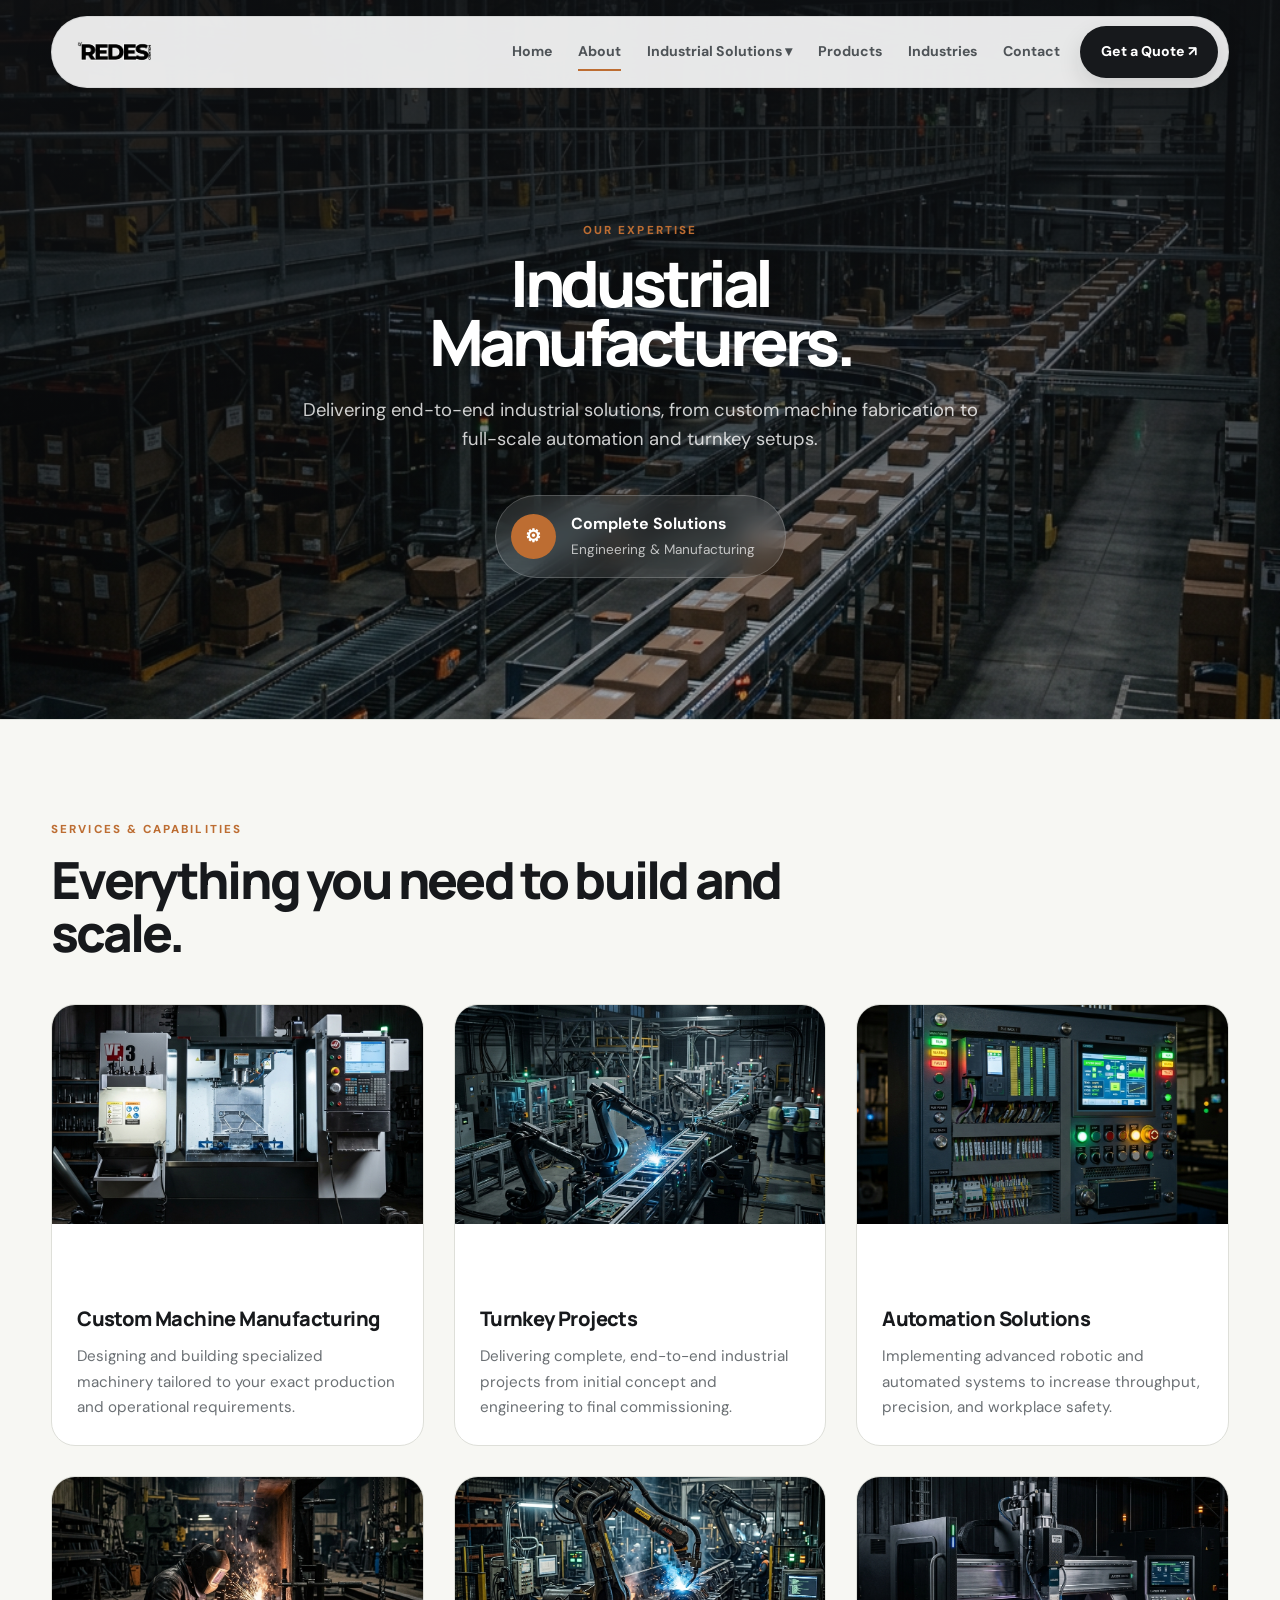
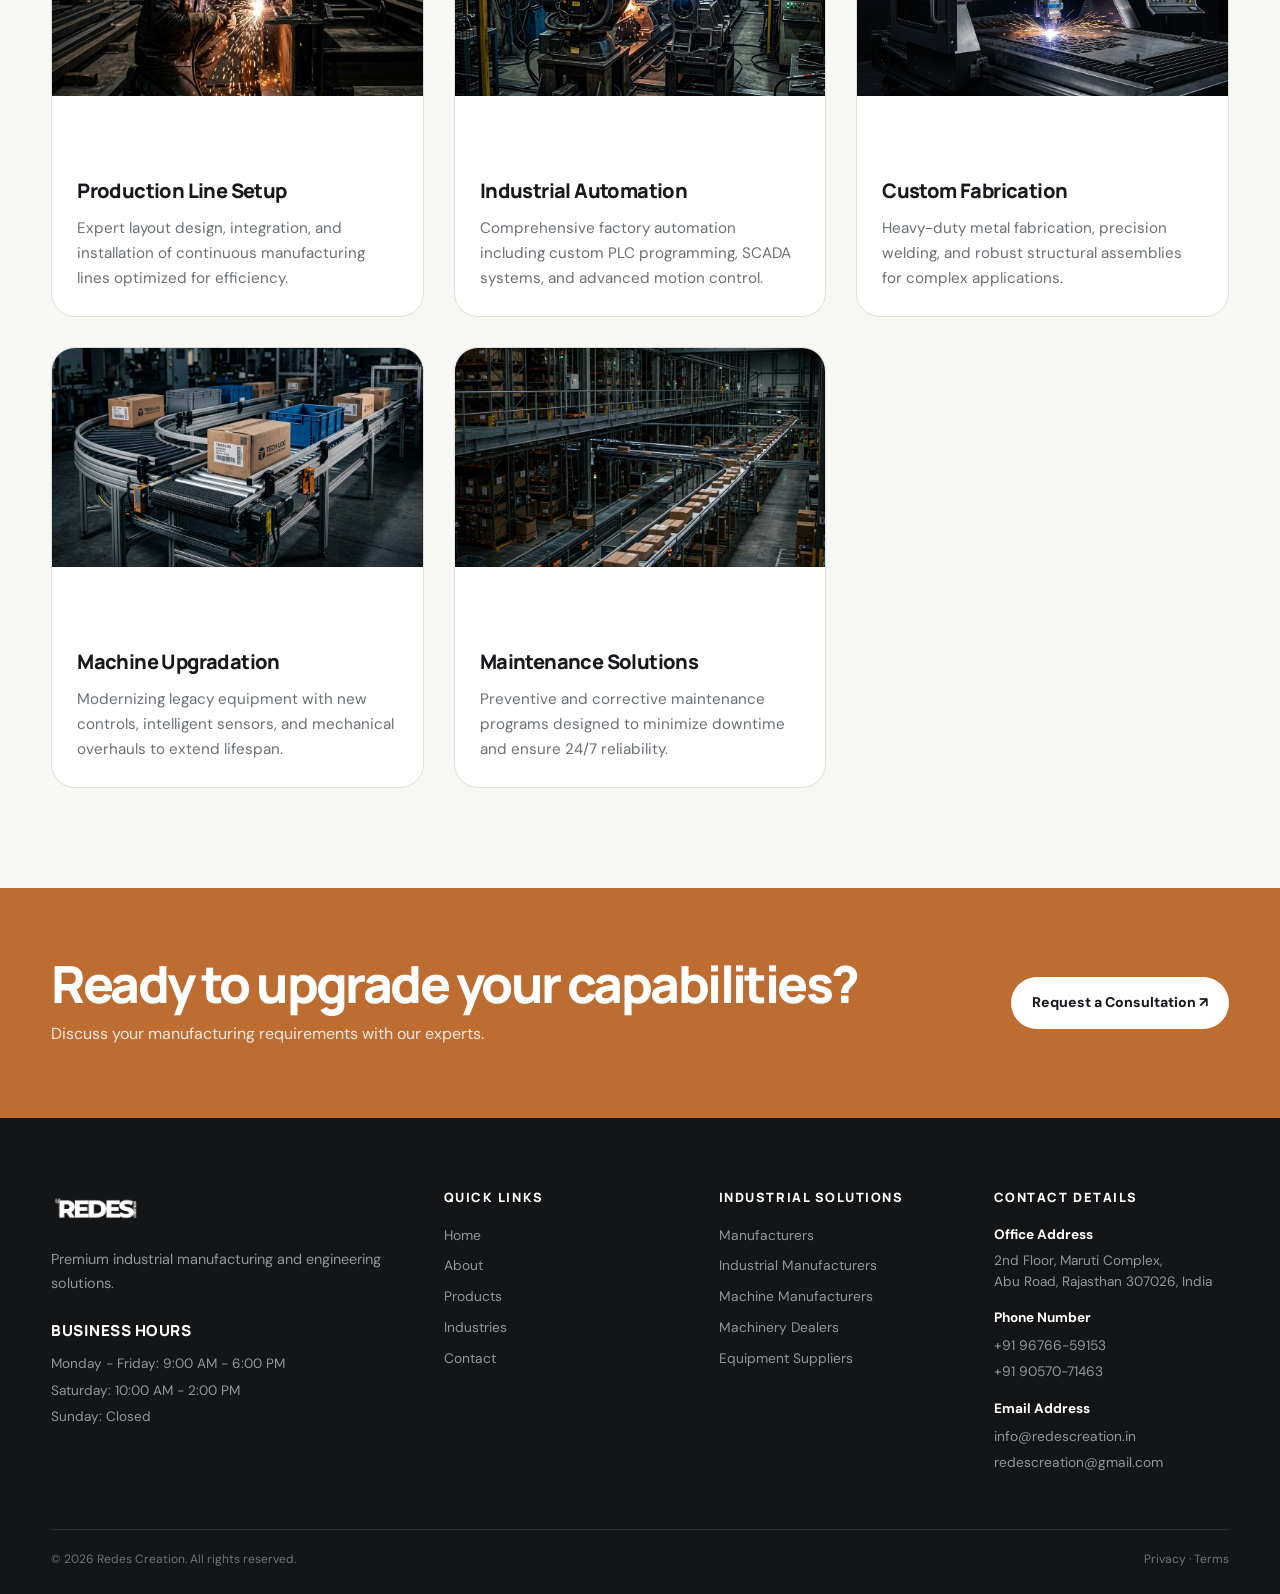
<file: industrial-manufacturers.html>
<!doctype html>
<html lang="en">

<head>
    <meta charset="utf-8">
    <meta name="viewport" content="width=device-width,initial-scale=1">
    <meta name="description"
        content="About ForgeLine Industries — manufacturing, engineering and industrial equipment capabilities.">
    <title>Industrial Manufacturers — ForgeLine Industries</title>
    <link rel="stylesheet" href="css/style.css">
</head>

<body>
    <nav class="nav">
        <div class="container">
            <div class="nav-inner"><a class="logo" href="index.html"><img src="images/black-rc-logo.png" alt="Redes Creation" style="height: 38px; width: auto;"></a>
                <div class="nav-links">
                    <a href="index.html">Home</a>
                    <a class="active" href="about.html">About</a>                    <div class="nav-dropdown">
                        <a href="manufacturers.html">Industrial Solutions ▾</a>
                        <div class="dropdown-content">
                            <a href="manufacturers.html">Manufacturers</a>
                            <a href="industrial-manufacturers.html">Industrial Manufacturers</a>
                            <a href="machine-manufacturers.html">Machine Manufacturers</a>
                            <a href="machinery-dealers.html">Machinery Dealers</a>
                            <a href="industrial-equipment-suppliers.html">Equipment Suppliers</a>
                        </div>
                    </div>
                    <a href="products.html">Products</a>
                    <a href="industries.html">Industries</a>
                    
                    <a href="contact.html">Contact</a>
                </div><a class="btn btn-primary nav-cta" href="contact.html">Get
                    a Quote ↗</a><button class="menu-btn">☰</button>
            </div>
        </div>
    </nav>
        <header class="page-hero" style="position: relative; min-height: 80vh; padding: 180px 0 100px; background: none; display: flex; align-items: flex-start; color: white;">
        <div style="position: absolute; inset: 0; z-index: 0;">
            <img src="images/project_3.jpg" alt="Industrial Manufacturers" style="width: 100%; height: 100%; object-fit: cover;">
            <div style="position: absolute; inset: 0; background: linear-gradient(to bottom, rgba(15, 17, 20, 0.85) 0%, rgba(15, 17, 20, 0.6) 50%, rgba(15, 17, 20, 0.3) 100%);"></div>
        </div>
        
        <div class="container" style="position: relative; z-index: 1;">
            <div style="max-width: 800px; margin: 0 auto; text-align: center;">
                <div class="eyebrow reveal" style="color: var(--accent);">Our Expertise</div>
                <h1 class="reveal" style="color: white; font-size: clamp(3rem, 5vw, 4.5rem);">Industrial<br>Manufacturers.</h1>
                <p class="reveal" style="color: rgba(255,255,255,0.8); margin-top: 24px; font-size: 1.15rem; line-height: 1.6; margin-inline: auto;">Delivering end-to-end industrial solutions, from custom machine fabrication to full-scale automation and turnkey setups.</p>
                
                <div class="reveal" style="margin-top: 40px; display: inline-flex; align-items: center; gap: 15px; background: rgba(255,255,255,0.1); backdrop-filter: blur(12px); padding: 15px 30px 15px 15px; border-radius: 999px; border: 1px solid rgba(255,255,255,0.2); text-align: left;">
                    <div style="width: 45px; height: 45px; background: var(--accent); border-radius: 50%; display: grid; place-items: center; color: white; font-weight: bold; font-size: 1.1rem;">⚙</div>
                    <div>
                        <h4 style="margin: 0; font-size: 1rem; color: white;">Complete Solutions</h4>
                        <p style="margin: 0; font-size: 0.85rem; color: rgba(255,255,255,0.7); margin-top: 2px;">Engineering & Manufacturing</p>
                    </div>
                </div>
            </div>
        </div>
    </header>

    <section class="section" style="background: var(--bg-alt);">
        <div class="container">
            <div class="section-head reveal">
                <div class="eyebrow">Services & Capabilities</div>
                <h2>Everything you need to build and scale.</h2>
            </div>
            
            <div class="cards" style="grid-template-columns: repeat(auto-fit, minmax(280px, 1fr)); gap: 30px;">
                
                <article class="card reveal" style="padding: 0; overflow: hidden; display: flex; flex-direction: column;">
                    <img src="images/product_cnc.jpg" alt="Custom Machine Manufacturing" style="width: 100%; height: 220px; object-fit: cover; border-bottom: 1px solid rgba(255,255,255,0.05);">
                    <div style="padding: 25px;">
                        <h3 style="font-size: 1.25rem; margin-bottom: 12px;">Custom Machine Manufacturing</h3>
                        <p style="color: var(--muted); font-size: 0.95rem; margin: 0;">Designing and building specialized machinery tailored to your exact production and operational requirements.</p>
                    </div>
                </article>

                <article class="card reveal" style="padding: 0; overflow: hidden; display: flex; flex-direction: column;">
                    <img src="images/project_1.jpg" alt="Turnkey Projects" style="width: 100%; height: 220px; object-fit: cover; border-bottom: 1px solid rgba(255,255,255,0.05);">
                    <div style="padding: 25px;">
                        <h3 style="font-size: 1.25rem; margin-bottom: 12px;">Turnkey Projects</h3>
                        <p style="color: var(--muted); font-size: 0.95rem; margin: 0;">Delivering complete, end-to-end industrial projects from initial concept and engineering to final commissioning.</p>
                    </div>
                </article>

                <article class="card reveal" style="padding: 0; overflow: hidden; display: flex; flex-direction: column;">
                    <img src="images/product_automation.jpg" alt="Automation Solutions" style="width: 100%; height: 220px; object-fit: cover; border-bottom: 1px solid rgba(255,255,255,0.05);">
                    <div style="padding: 25px;">
                        <h3 style="font-size: 1.25rem; margin-bottom: 12px;">Automation Solutions</h3>
                        <p style="color: var(--muted); font-size: 0.95rem; margin: 0;">Implementing advanced robotic and automated systems to increase throughput, precision, and workplace safety.</p>
                    </div>
                </article>

                <article class="card reveal" style="padding: 0; overflow: hidden; display: flex; flex-direction: column;">
                    <img src="images/project_2.jpg" alt="Production Line Setup" style="width: 100%; height: 220px; object-fit: cover; border-bottom: 1px solid rgba(255,255,255,0.05);">
                    <div style="padding: 25px;">
                        <h3 style="font-size: 1.25rem; margin-bottom: 12px;">Production Line Setup</h3>
                        <p style="color: var(--muted); font-size: 0.95rem; margin: 0;">Expert layout design, integration, and installation of continuous manufacturing lines optimized for efficiency.</p>
                    </div>
                </article>

                <article class="card reveal" style="padding: 0; overflow: hidden; display: flex; flex-direction: column;">
                    <img src="images/hero_machine.jpg" alt="Industrial Automation" style="width: 100%; height: 220px; object-fit: cover; border-bottom: 1px solid rgba(255,255,255,0.05);">
                    <div style="padding: 25px;">
                        <h3 style="font-size: 1.25rem; margin-bottom: 12px;">Industrial Automation</h3>
                        <p style="color: var(--muted); font-size: 0.95rem; margin: 0;">Comprehensive factory automation including custom PLC programming, SCADA systems, and advanced motion control.</p>
                    </div>
                </article>

                <article class="card reveal" style="padding: 0; overflow: hidden; display: flex; flex-direction: column;">
                    <img src="images/product_processing.jpg" alt="Custom Fabrication" style="width: 100%; height: 220px; object-fit: cover; border-bottom: 1px solid rgba(255,255,255,0.05);">
                    <div style="padding: 25px;">
                        <h3 style="font-size: 1.25rem; margin-bottom: 12px;">Custom Fabrication</h3>
                        <p style="color: var(--muted); font-size: 0.95rem; margin: 0;">Heavy-duty metal fabrication, precision welding, and robust structural assemblies for complex applications.</p>
                    </div>
                </article>

                <article class="card reveal" style="padding: 0; overflow: hidden; display: flex; flex-direction: column;">
                    <img src="images/product_handling.jpg" alt="Machine Upgradation" style="width: 100%; height: 220px; object-fit: cover; border-bottom: 1px solid rgba(255,255,255,0.05);">
                    <div style="padding: 25px;">
                        <h3 style="font-size: 1.25rem; margin-bottom: 12px;">Machine Upgradation</h3>
                        <p style="color: var(--muted); font-size: 0.95rem; margin: 0;">Modernizing legacy equipment with new controls, intelligent sensors, and mechanical overhauls to extend lifespan.</p>
                    </div>
                </article>

                <article class="card reveal" style="padding: 0; overflow: hidden; display: flex; flex-direction: column;">
                    <img src="images/project_3.jpg" alt="Maintenance Solutions" style="width: 100%; height: 220px; object-fit: cover; border-bottom: 1px solid rgba(255,255,255,0.05);">
                    <div style="padding: 25px;">
                        <h3 style="font-size: 1.25rem; margin-bottom: 12px;">Maintenance Solutions</h3>
                        <p style="color: var(--muted); font-size: 0.95rem; margin: 0;">Preventive and corrective maintenance programs designed to minimize downtime and ensure 24/7 reliability.</p>
                    </div>
                </article>

            </div>
        </div>
    </section>

    <section class="section cta dark">
        <div class="container cta-inner reveal">
            <div>
                <h2>Ready to upgrade your capabilities?</h2>
                <p>Discuss your manufacturing requirements with our experts.</p>
            </div><a class="btn btn-light" href="contact.html">Request a Consultation ↗</a>
        </div>
    </section>
    <footer class="footer">
        <div class="container footer-grid">
            <div class="footer-brand"><a class="logo" href="index.html"><img src="images/white-rc-logo.png" alt="Redes Creation" style="height: 42px; width: auto;"></a>
                <p>Premium industrial manufacturing and engineering solutions.</p>
                <div style="margin-top: 25px;">
                    <h4 style="color: white; font-size: 0.95rem; margin-bottom: 12px; letter-spacing: 0.5px;">Business Hours</h4>
                    <p style="font-size: 0.85rem; margin: 4px 0; color: #92979a;">Monday - Friday: 9:00 AM - 6:00 PM</p>
                    <p style="font-size: 0.85rem; margin: 4px 0; color: #92979a;">Saturday: 10:00 AM - 2:00 PM</p>
                    <p style="font-size: 0.85rem; margin: 4px 0; color: #92979a;">Sunday: Closed</p>
                </div>
            </div>
            <div>
                <h4>Quick Links</h4>
                <a href="index.html">Home</a>
                <a href="about.html">About</a>
                <a href="products.html">Products</a>
                <a href="industries.html">Industries</a>
                <a href="contact.html">Contact</a>
            </div>
            <div>
                <h4>Industrial Solutions</h4>
                <a href="manufacturers.html">Manufacturers</a>
                <a href="industrial-manufacturers.html">Industrial Manufacturers</a>
                <a href="machine-manufacturers.html">Machine Manufacturers</a>
                <a href="machinery-dealers.html">Machinery Dealers</a>
                <a href="industrial-equipment-suppliers.html">Equipment Suppliers</a>
            </div>
            <div>
                <h4>Contact Details</h4>
                <div style="margin-bottom: 15px;">
                    <h5 style="color: white; font-size: 0.85rem; margin: 0 0 5px 0;">Office Address</h5>
                    <p style="font-size: 0.85rem; color: #92979a; margin: 0; line-height: 1.5;">2nd Floor, Maruti Complex,<br>Abu Road, Rajasthan 307026, India</p>
                </div>
                <div style="margin-bottom: 15px;">
                    <h5 style="color: white; font-size: 0.85rem; margin: 0 0 5px 0;">Phone Number</h5>
                    <a href="tel:+919676659153" style="margin: 0 0 3px 0 !important;">+91 96766-59153</a>
                    <a href="tel:+919057071463" style="margin: 0 !important;">+91 90570-71463</a>
                </div>
                <div>
                    <h5 style="color: white; font-size: 0.85rem; margin: 0 0 5px 0;">Email Address</h5>
                    <a href="mailto:info@redescreation.in" style="margin: 0 0 3px 0 !important;">info@redescreation.in</a>
                    <a href="mailto:redescreation@gmail.com" style="margin: 0 !important;">redescreation@gmail.com</a>
                </div>
            </div>
        </div>
        <div class="container footer-bottom"><span>© 2026 Redes Creation. All rights reserved.</span><span>Privacy
                · Terms</span></div>
    </footer>
    <script src="js/script.js"></script>
</body>

</html>
</file>
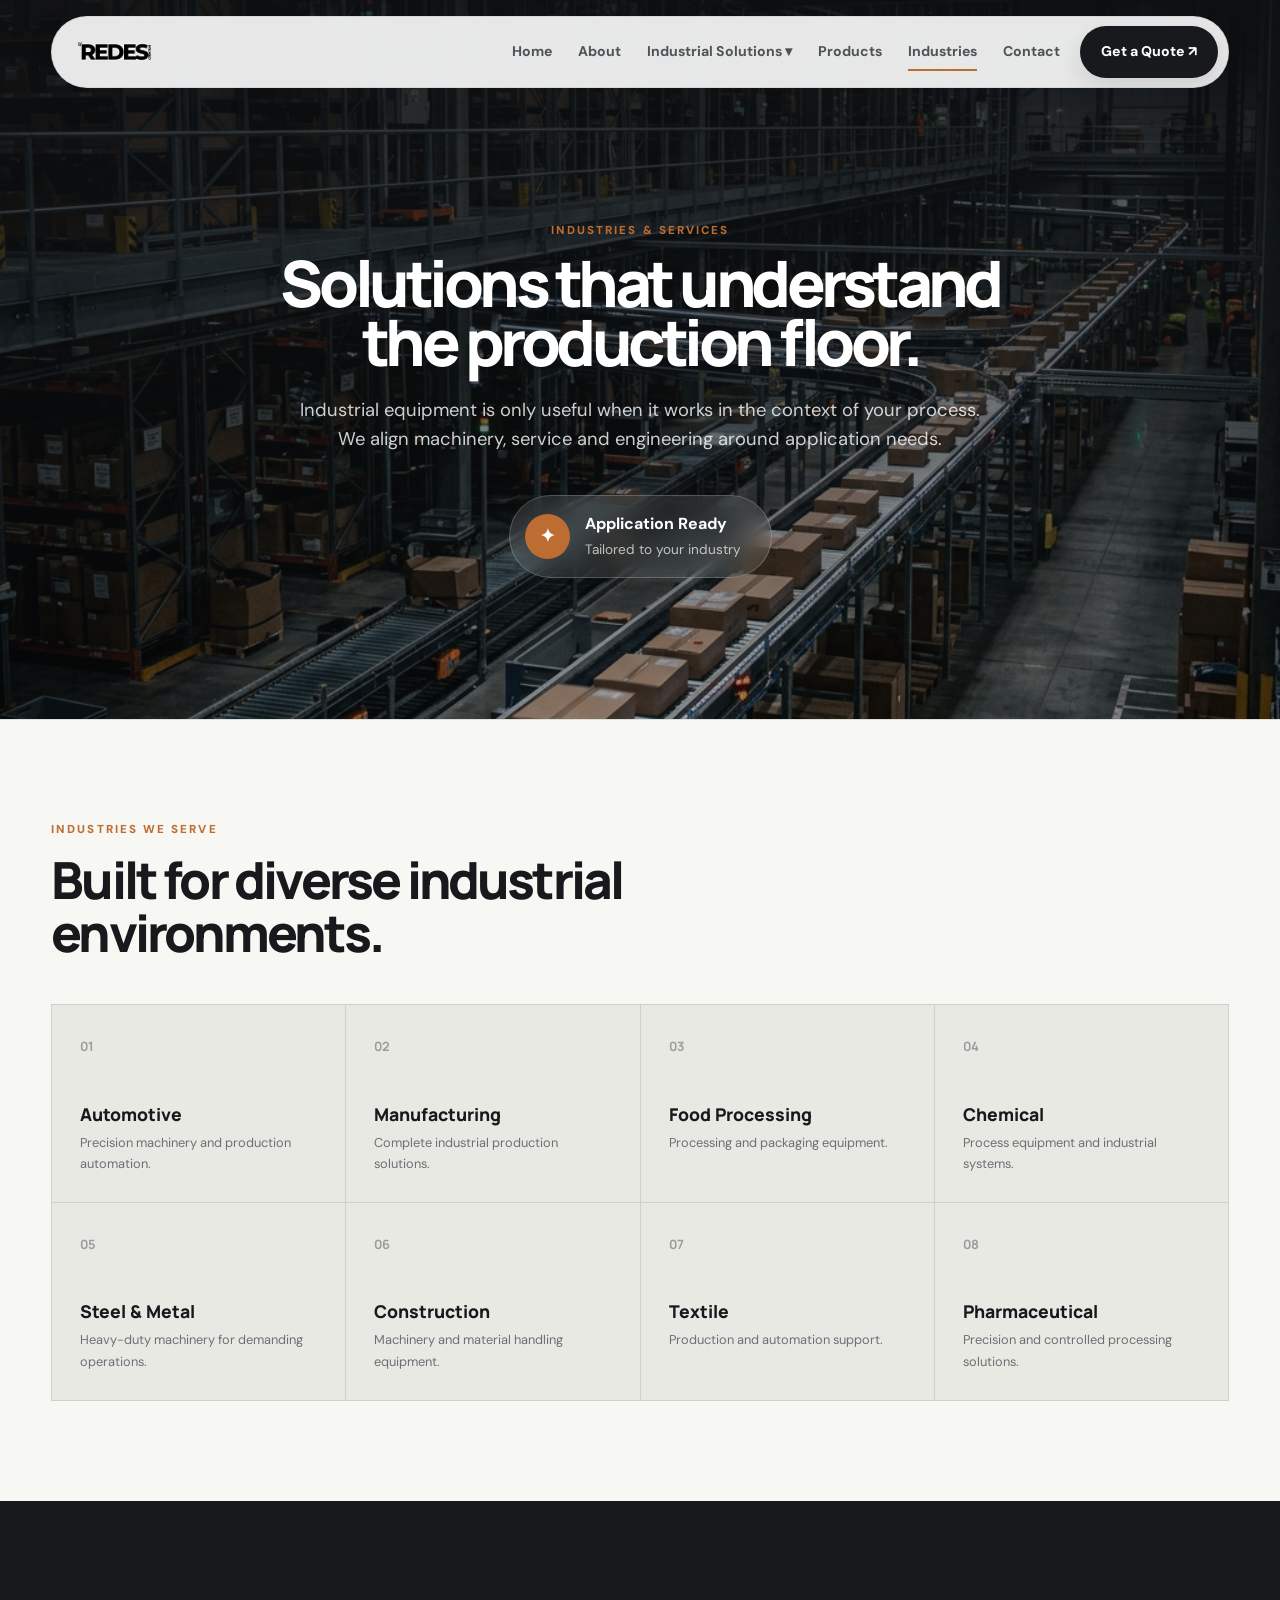
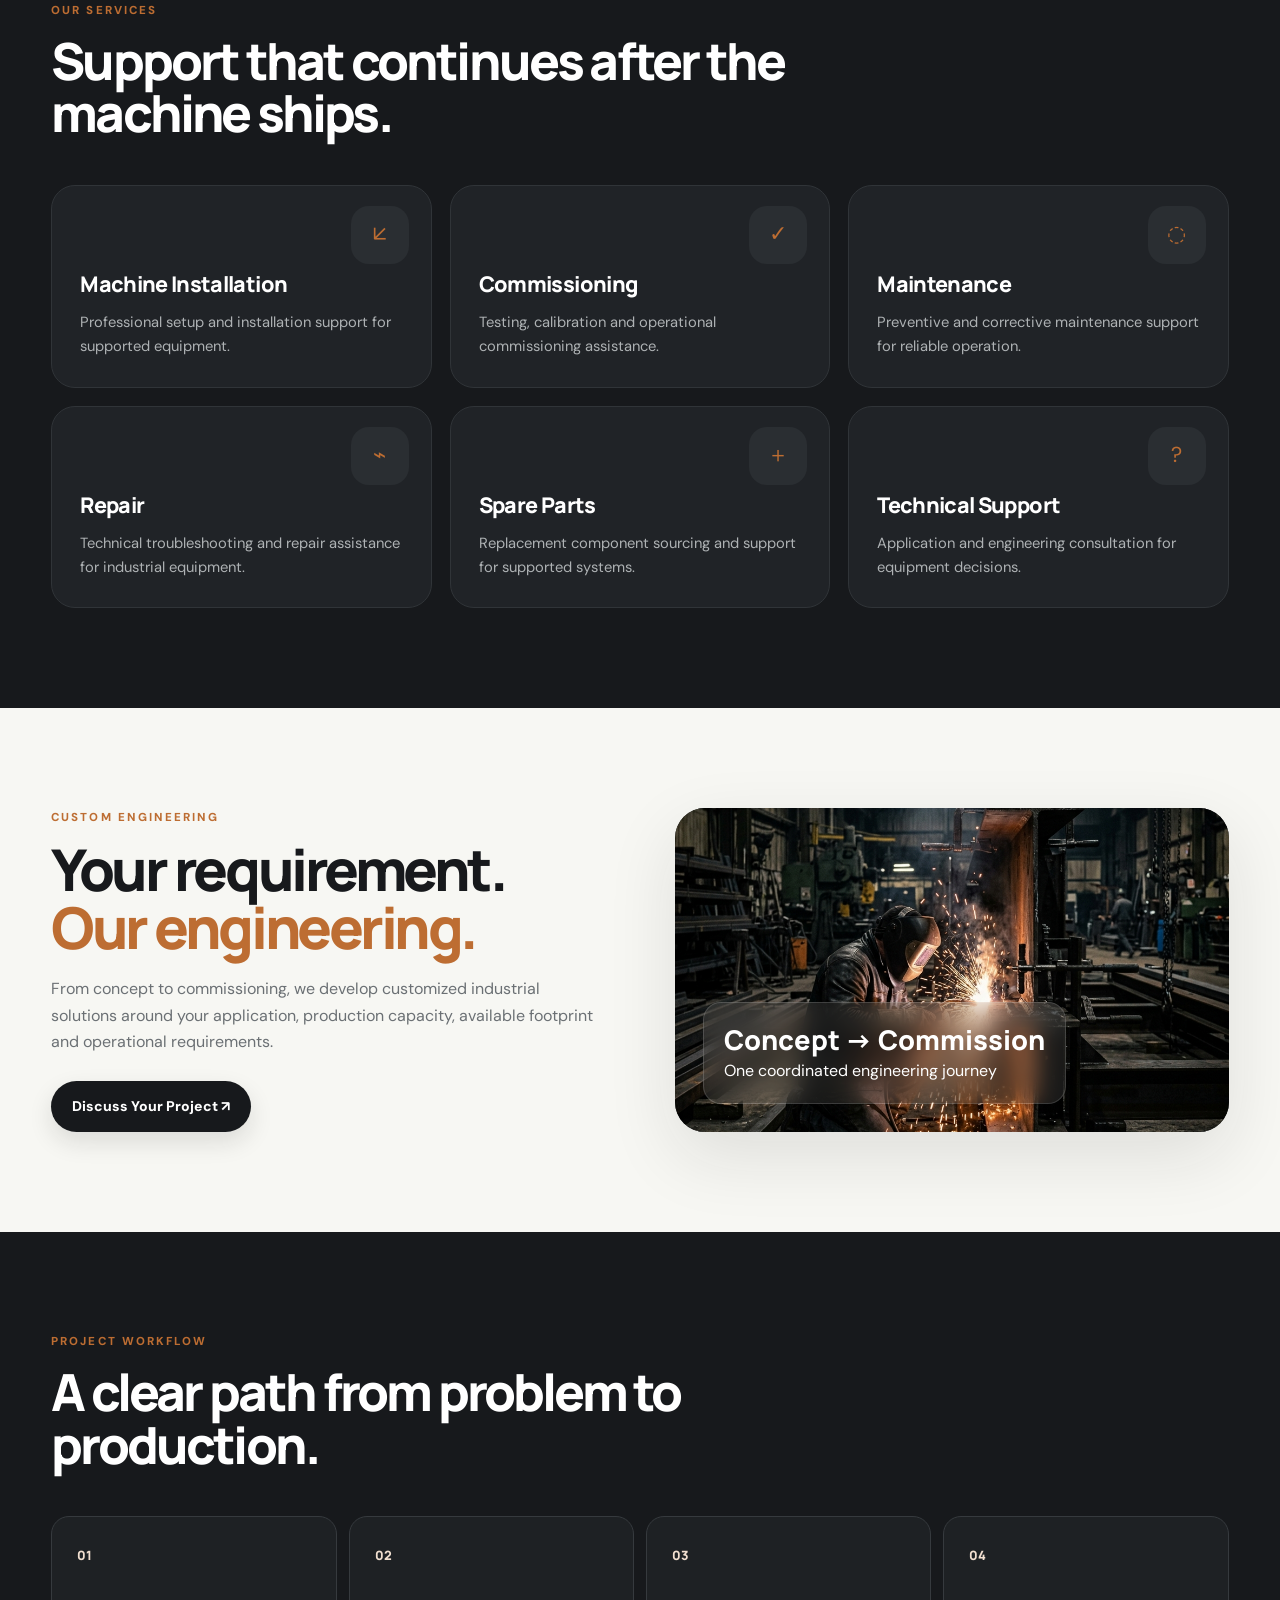
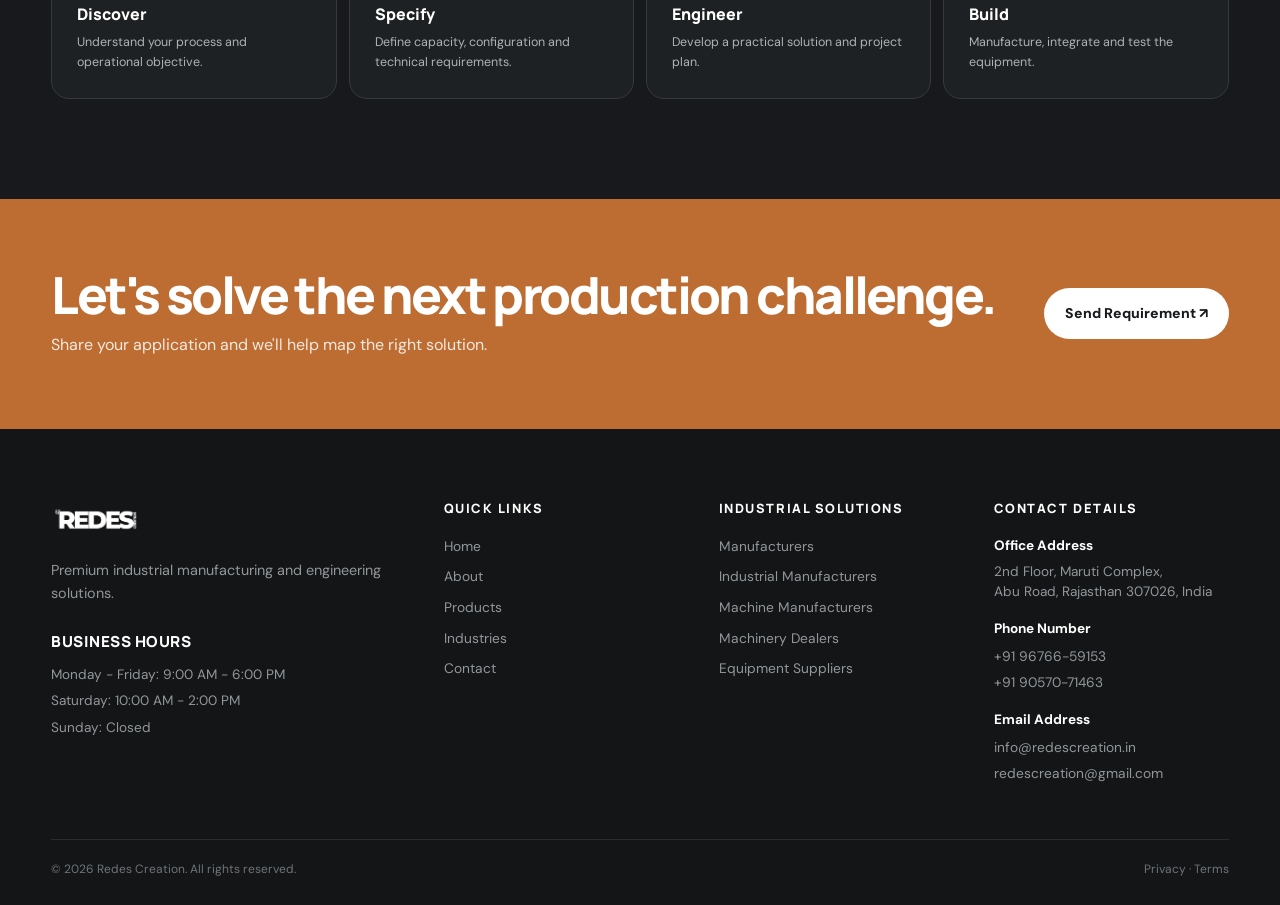
<file: industries.html>
<!doctype html>
<html lang="en">

<head>
    <meta charset="utf-8">
    <meta name="viewport" content="width=device-width,initial-scale=1">
    <meta name="description" content="Industries and services supported by ForgeLine Industries.">
    <title>Industries & Services — ForgeLine Industries</title>
    <link rel="stylesheet" href="css/style.css">
</head>

<body>
    <nav class="nav">
        <div class="container">
            <div class="nav-inner"><a class="logo" href="index.html"><img src="images/black-rc-logo.png"
                        alt="Redes Creation" style="height: 38px; width: auto;"></a>
                <div class="nav-links"><a href="index.html">Home</a><a href="about.html">About</a>
                    <div class="nav-dropdown">
                        <a href="manufacturers.html">Industrial Solutions ▾</a>
                        <div class="dropdown-content">
                            <a href="manufacturers.html">Manufacturers</a>
                            <a href="industrial-manufacturers.html">Industrial Manufacturers</a>
                            <a href="machine-manufacturers.html">Machine Manufacturers</a>
                            <a href="machinery-dealers.html">Machinery Dealers</a>
                            <a href="industrial-equipment-suppliers.html">Equipment Suppliers</a>
                        </div>
                    </div><a href="products.html">Products</a><a class="active" href="industries.html">Industries</a><a
                        href="contact.html">Contact</a>
                </div><a class="btn btn-primary nav-cta" href="contact.html">Get
                    a Quote ↗</a><button class="menu-btn">☰</button>
            </div>
        </div>
    </nav>
    <header class="page-hero"
        style="position: relative; min-height: 80vh; padding: 180px 0 100px; background: none; display: flex; align-items: flex-start; color: white;">
        <div style="position: absolute; inset: 0; z-index: 0;">
            <img src="images/project_3.jpg" alt="Industries & Services"
                style="width: 100%; height: 100%; object-fit: cover;">
            <div
                style="position: absolute; inset: 0; background: linear-gradient(to bottom, rgba(15, 17, 20, 0.85) 0%, rgba(15, 17, 20, 0.6) 50%, rgba(15, 17, 20, 0.3) 100%);">
            </div>
        </div>

        <div class="container" style="position: relative; z-index: 1;">
            <div style="max-width: 800px; margin: 0 auto; text-align: center;">
                <div class="eyebrow reveal" style="color: var(--accent);">Industries & Services</div>
                <h1 class="reveal" style="color: white; font-size: clamp(3rem, 5vw, 4.5rem);">Solutions that understand
                    the production floor.</h1>
                <p class="reveal"
                    style="color: rgba(255,255,255,0.8); margin-top: 24px; font-size: 1.15rem; line-height: 1.6; margin-inline: auto;">
                    Industrial equipment is only useful when it works in the context of your process. We align
                    machinery, service and engineering around application needs.</p>

                <div class="reveal"
                    style="margin-top: 40px; display: inline-flex; align-items: center; gap: 15px; background: rgba(255,255,255,0.1); backdrop-filter: blur(12px); padding: 15px 30px 15px 15px; border-radius: 999px; border: 1px solid rgba(255,255,255,0.2); text-align: left;">
                    <div
                        style="width: 45px; height: 45px; background: var(--accent); border-radius: 50%; display: grid; place-items: center; color: white; font-weight: bold; font-size: 1.1rem;">
                        ✦</div>
                    <div>
                        <h4 style="margin: 0; font-size: 1rem; color: white;">Application Ready</h4>
                        <p style="margin: 0; font-size: 0.85rem; color: rgba(255,255,255,0.7); margin-top: 2px;">
                            Tailored to your industry</p>
                    </div>
                </div>
            </div>
        </div>
    </header>
    <section class="section">
        <div class="container">
            <div class="section-head reveal">
                <div class="eyebrow">Industries we serve</div>
                <h2>Built for diverse industrial environments.</h2>
            </div>
            <div class="industry-grid">
                <div class="industry reveal"><span class="card-number">01</span>
                    <h3>Automotive</h3>
                    <p>Precision machinery and production automation.</p>
                </div>
                <div class="industry reveal"><span class="card-number">02</span>
                    <h3>Manufacturing</h3>
                    <p>Complete industrial production solutions.</p>
                </div>
                <div class="industry reveal"><span class="card-number">03</span>
                    <h3>Food Processing</h3>
                    <p>Processing and packaging equipment.</p>
                </div>
                <div class="industry reveal"><span class="card-number">04</span>
                    <h3>Chemical</h3>
                    <p>Process equipment and industrial systems.</p>
                </div>
                <div class="industry reveal"><span class="card-number">05</span>
                    <h3>Steel & Metal</h3>
                    <p>Heavy-duty machinery for demanding operations.</p>
                </div>
                <div class="industry reveal"><span class="card-number">06</span>
                    <h3>Construction</h3>
                    <p>Machinery and material handling equipment.</p>
                </div>
                <div class="industry reveal"><span class="card-number">07</span>
                    <h3>Textile</h3>
                    <p>Production and automation support.</p>
                </div>
                <div class="industry reveal"><span class="card-number">08</span>
                    <h3>Pharmaceutical</h3>
                    <p>Precision and controlled processing solutions.</p>
                </div>
            </div>
        </div>
    </section>
    <section class="section dark">
        <div class="container">
            <div class="section-head reveal">
                <div class="eyebrow">Our services</div>
                <h2>Support that continues after the machine ships.</h2>
            </div>
            <div class="cards">
                <article class="card reveal">
                    <div class="card-icon">↙</div>
                    <h3>Machine Installation</h3>
                    <p>Professional setup and installation support for supported equipment.</p>
                </article>
                <article class="card reveal">
                    <div class="card-icon">✓</div>
                    <h3>Commissioning</h3>
                    <p>Testing, calibration and operational commissioning assistance.</p>
                </article>
                <article class="card reveal">
                    <div class="card-icon">◌</div>
                    <h3>Maintenance</h3>
                    <p>Preventive and corrective maintenance support for reliable operation.</p>
                </article>
                <article class="card reveal">
                    <div class="card-icon">⌁</div>
                    <h3>Repair</h3>
                    <p>Technical troubleshooting and repair assistance for industrial equipment.</p>
                </article>
                <article class="card reveal">
                    <div class="card-icon">＋</div>
                    <h3>Spare Parts</h3>
                    <p>Replacement component sourcing and support for supported systems.</p>
                </article>
                <article class="card reveal">
                    <div class="card-icon">?</div>
                    <h3>Technical Support</h3>
                    <p>Application and engineering consultation for equipment decisions.</p>
                </article>
            </div>
        </div>
    </section>
    <section class="section">
        <div class="container split">
            <div class="reveal">
                <div class="eyebrow">Custom engineering</div>
                <h2 style="font:800 clamp(2.5rem,4.5vw,4.5rem)/1 'Manrope';letter-spacing:-.06em">Your
                    requirement.<br><span style="color:var(--accent)">Our engineering.</span></h2>
                <p style="color:var(--muted);margin-top:20px">From concept to commissioning, we develop customized
                    industrial solutions around your application, production capacity, available footprint and
                    operational requirements.</p><a class="btn btn-primary" style="margin-top:25px"
                    href="contact.html">Discuss Your Project ↗</a>
            </div>
            <div class="visual-card visual-card-modified reveal">
                <img src="images/project_2.jpg" alt="Custom Engineering" class="visual-card-img">
                <div class="badge visual-card-badge"><strong>Concept → Commission</strong>One coordinated engineering
                    journey</div>
            </div>
        </div>
    </section>
    <section class="section dark">
        <div class="container">
            <div class="section-head reveal">
                <div class="eyebrow">Project workflow</div>
                <h2>A clear path from problem to production.</h2>
            </div>
            <div class="process">
                <div class="process-item reveal"><span class="num">01</span>
                    <h3>Discover</h3>
                    <p>Understand your process and operational objective.</p>
                </div>
                <div class="process-item reveal"><span class="num">02</span>
                    <h3>Specify</h3>
                    <p>Define capacity, configuration and technical requirements.</p>
                </div>
                <div class="process-item reveal"><span class="num">03</span>
                    <h3>Engineer</h3>
                    <p>Develop a practical solution and project plan.</p>
                </div>
                <div class="process-item reveal"><span class="num">04</span>
                    <h3>Build</h3>
                    <p>Manufacture, integrate and test the equipment.</p>
                </div>
            </div>
        </div>
    </section>
    <section class="cta">
        <div class="container cta-inner">
            <div>
                <h2>Let's solve the next production challenge.</h2>
                <p>Share your application and we'll help map the right solution.</p>
            </div><a class="btn btn-light" href="contact.html">Send Requirement ↗</a>
        </div>
    </section>
    <footer class="footer">
        <div class="container footer-grid">
            <div class="footer-brand"><a class="logo" href="index.html"><img src="images/white-rc-logo.png"
                        alt="Redes Creation" style="height: 42px; width: auto;"></a>
                <p>Premium industrial manufacturing and engineering solutions.</p>
                <div style="margin-top: 25px;">
                    <h4 style="color: white; font-size: 0.95rem; margin-bottom: 12px; letter-spacing: 0.5px;">Business
                        Hours</h4>
                    <p style="font-size: 0.85rem; margin: 4px 0; color: #92979a;">Monday - Friday: 9:00 AM - 6:00 PM</p>
                    <p style="font-size: 0.85rem; margin: 4px 0; color: #92979a;">Saturday: 10:00 AM - 2:00 PM</p>
                    <p style="font-size: 0.85rem; margin: 4px 0; color: #92979a;">Sunday: Closed</p>
                </div>
            </div>
            <div>
                <h4>Quick Links</h4>
                <a href="index.html">Home</a>
                <a href="about.html">About</a>
                <a href="products.html">Products</a>
                <a href="industries.html">Industries</a>
                <a href="contact.html">Contact</a>
            </div>
            <div>
                <h4>Industrial Solutions</h4>
                <a href="manufacturers.html">Manufacturers</a>
                <a href="industrial-manufacturers.html">Industrial Manufacturers</a>
                <a href="machine-manufacturers.html">Machine Manufacturers</a>
                <a href="machinery-dealers.html">Machinery Dealers</a>
                <a href="industrial-equipment-suppliers.html">Equipment Suppliers</a>
            </div>
            <div>
                <h4>Contact Details</h4>
                <div style="margin-bottom: 15px;">
                    <h5 style="color: white; font-size: 0.85rem; margin: 0 0 5px 0;">Office Address</h5>
                    <p style="font-size: 0.85rem; color: #92979a; margin: 0; line-height: 1.5;">2nd Floor, Maruti
                        Complex,<br>Abu Road, Rajasthan 307026, India</p>
                </div>
                <div style="margin-bottom: 15px;">
                    <h5 style="color: white; font-size: 0.85rem; margin: 0 0 5px 0;">Phone Number</h5>
                    <a href="tel:+919676659153" style="margin: 0 0 3px 0 !important;">+91 96766-59153</a>
                    <a href="tel:+919057071463" style="margin: 0 !important;">+91 90570-71463</a>
                </div>
                <div>
                    <h5 style="color: white; font-size: 0.85rem; margin: 0 0 5px 0;">Email Address</h5>
                    <a href="mailto:info@redescreation.in"
                        style="margin: 0 0 3px 0 !important;">info@redescreation.in</a>
                    <a href="mailto:redescreation@gmail.com" style="margin: 0 !important;">redescreation@gmail.com</a>
                </div>
            </div>
        </div>
        <div class="container footer-bottom"><span>© 2026 Redes Creation. All rights reserved.</span><span>Privacy
                · Terms</span></div>
    </footer>
    <script src="js/script.js"></script>
</body>

</html>
</file>
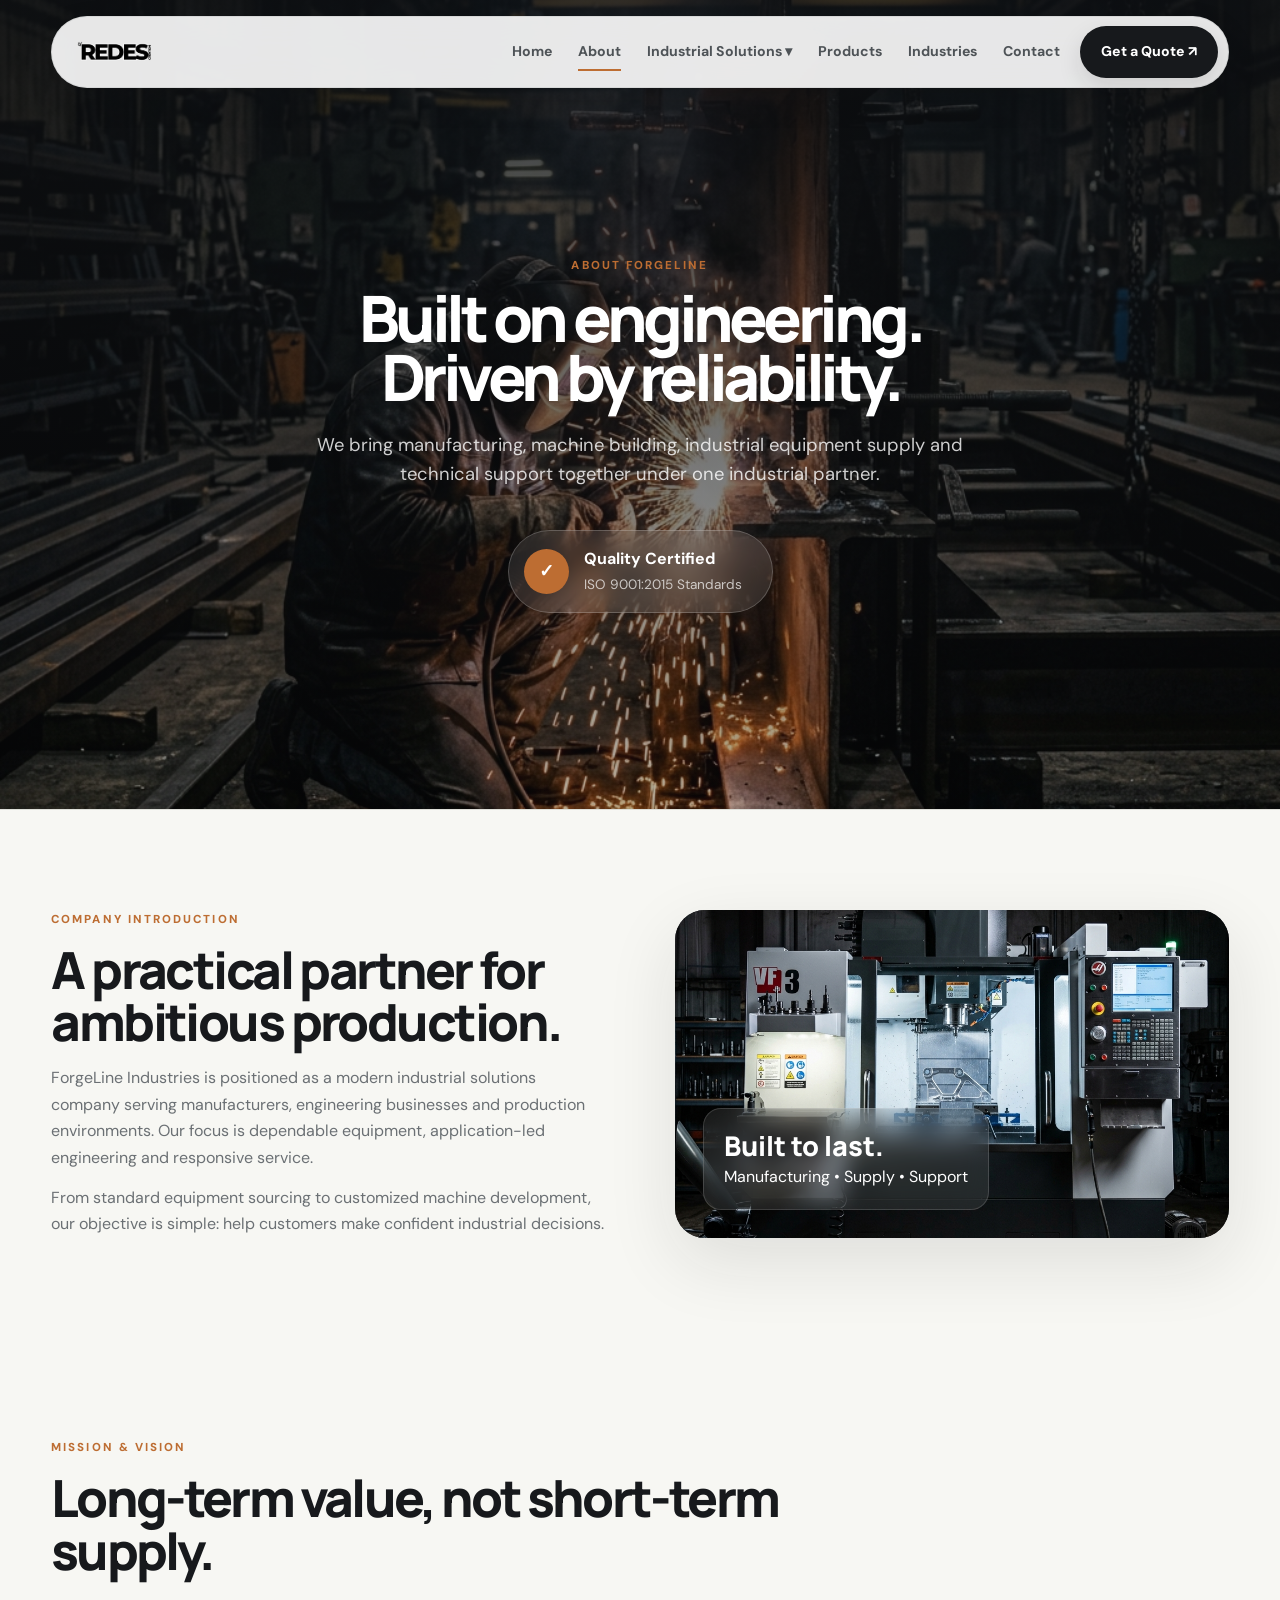
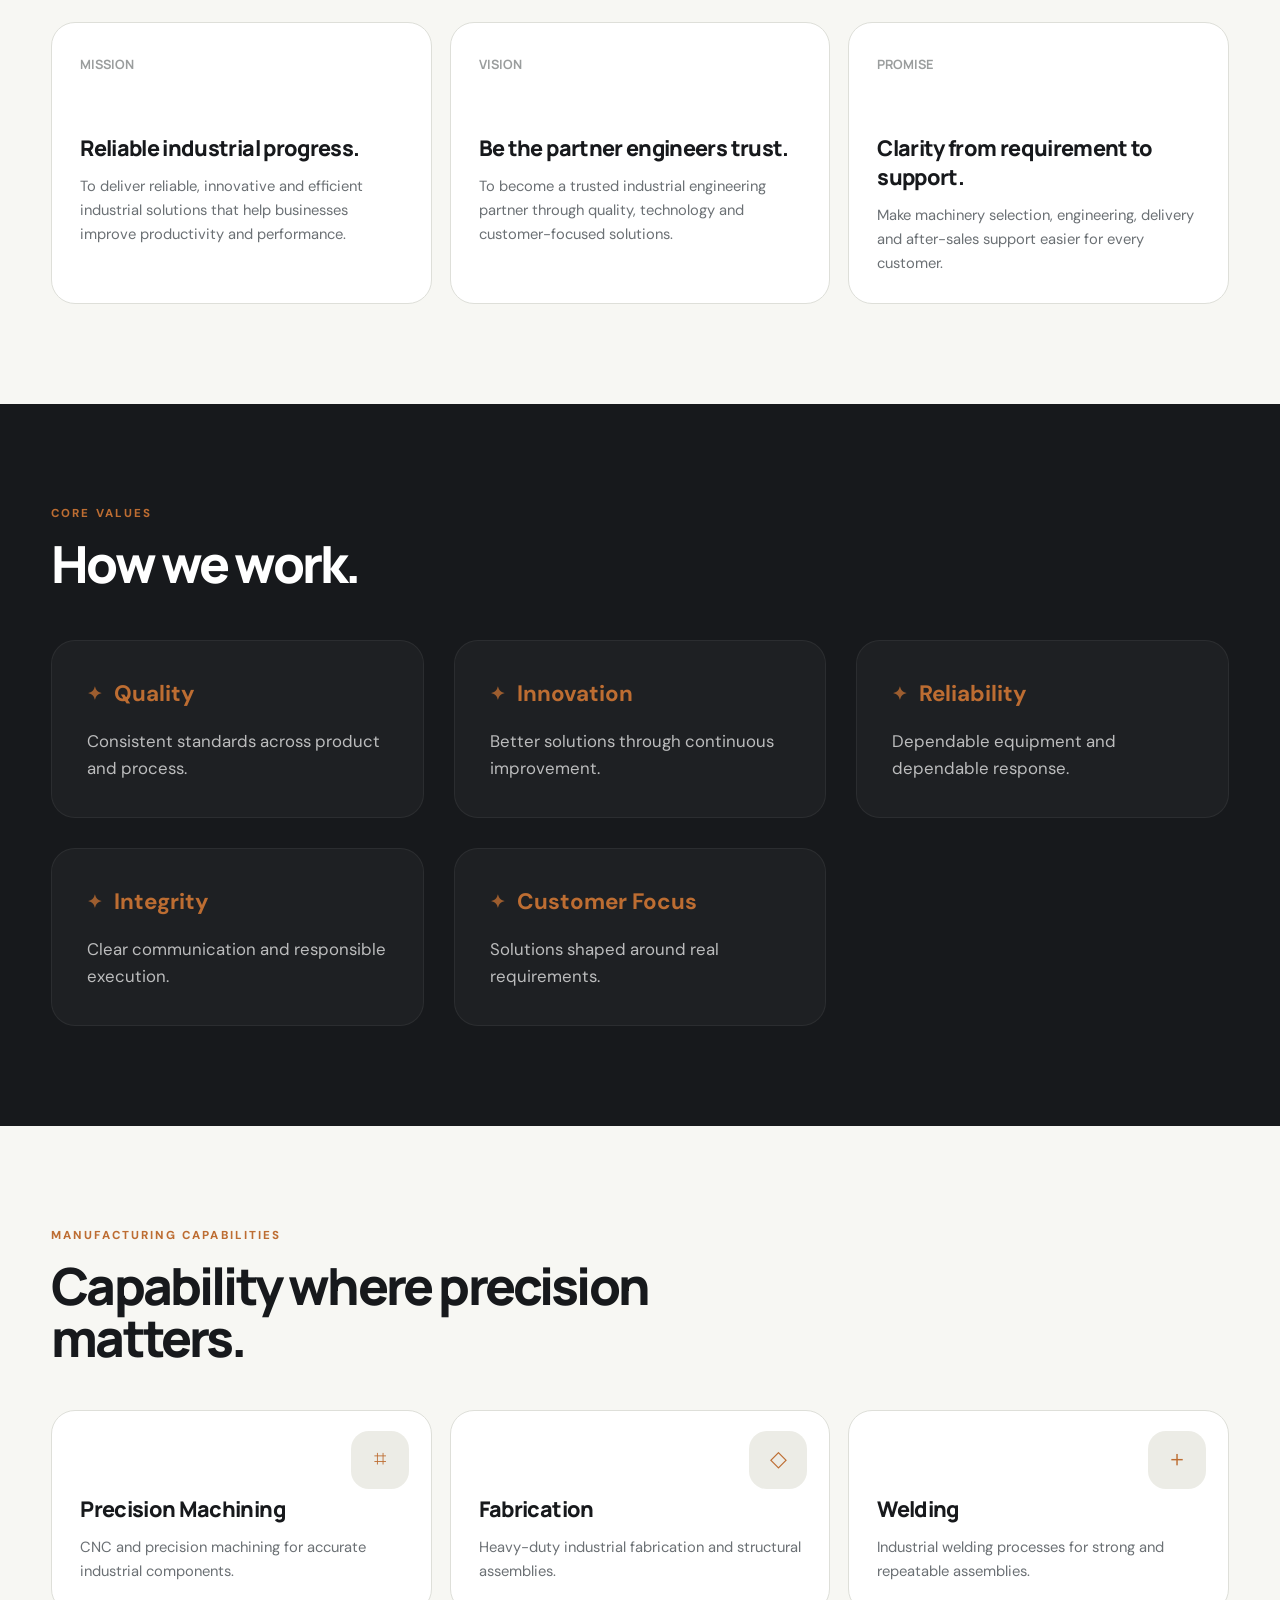
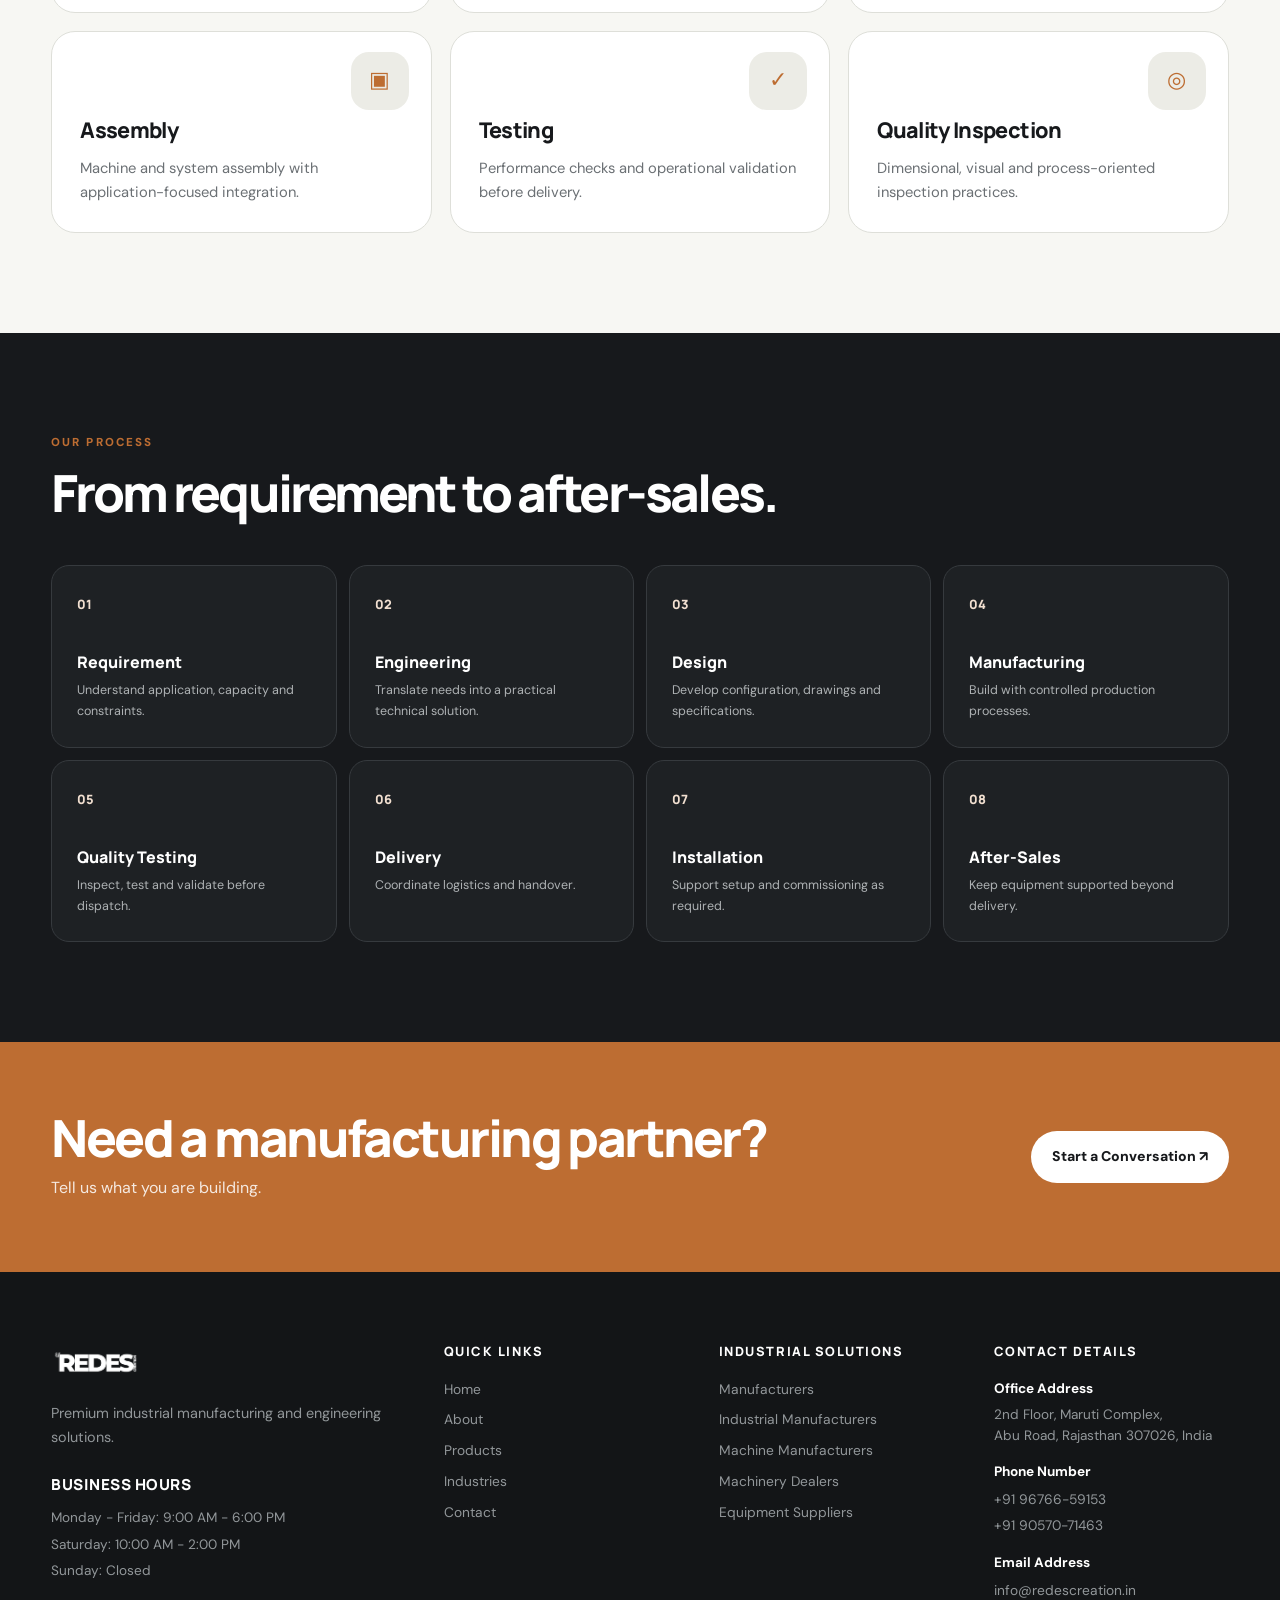
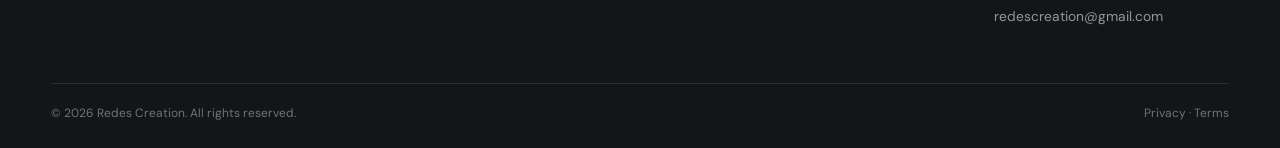
<file: machine-manufacturers.html>
<!doctype html>
<html lang="en">

<head>
    <meta charset="utf-8">
    <meta name="viewport" content="width=device-width,initial-scale=1">
    <meta name="description"
        content="About ForgeLine Industries — manufacturing, engineering and industrial equipment capabilities.">
    <title>Machine Manufacturers — ForgeLine Industries</title>
    <link rel="stylesheet" href="css/style.css">
</head>

<body>
    <nav class="nav">
        <div class="container">
            <div class="nav-inner"><a class="logo" href="index.html"><img src="images/black-rc-logo.png" alt="Redes Creation" style="height: 38px; width: auto;"></a>
                <div class="nav-links">
                    <a href="index.html">Home</a>
                    <a class="active" href="about.html">About</a>                    <div class="nav-dropdown">
                        <a href="manufacturers.html">Industrial Solutions ▾</a>
                        <div class="dropdown-content">
                            <a href="manufacturers.html">Manufacturers</a>
                            <a href="industrial-manufacturers.html">Industrial Manufacturers</a>
                            <a href="machine-manufacturers.html">Machine Manufacturers</a>
                            <a href="machinery-dealers.html">Machinery Dealers</a>
                            <a href="industrial-equipment-suppliers.html">Equipment Suppliers</a>
                        </div>
                    </div>
                    <a href="products.html">Products</a>
                    <a href="industries.html">Industries</a>
                    
                    <a href="contact.html">Contact</a>
                </div><a class="btn btn-primary nav-cta" href="contact.html">Get
                    a Quote ↗</a><button class="menu-btn">☰</button>
            </div>
        </div>
    </nav>
    <header class="page-hero" style="position: relative; min-height: 90vh; padding: 180px 0 120px; background: none; display: flex; align-items: flex-start; color: white;">
        <div style="position: absolute; inset: 0; z-index: 0;">
            <img src="images/project_2.jpg" alt="About ForgeLine" style="width: 100%; height: 100%; object-fit: cover;">
            <div style="position: absolute; inset: 0; background: linear-gradient(to bottom, rgba(15, 17, 20, 0.85) 0%, rgba(15, 17, 20, 0.6) 50%, rgba(15, 17, 20, 0.3) 100%);"></div>
        </div>
        
        <div class="container" style="position: relative; z-index: 1;">
            <div style="max-width: 800px; margin: 0 auto; text-align: center;">
                <div class="eyebrow reveal" style="color: var(--accent);">About ForgeLine</div>
                <h1 class="reveal" style="color: white; font-size: clamp(3rem, 5vw, 4.5rem);">Built on engineering.<br>Driven by reliability.</h1>
                <p class="reveal" style="color: rgba(255,255,255,0.8); margin-top: 24px; font-size: 1.15rem; line-height: 1.6; margin-inline: auto;">We bring manufacturing, machine building, industrial equipment supply and technical support together under one industrial partner.</p>
                
                <div class="reveal" style="margin-top: 40px; display: inline-flex; align-items: center; gap: 15px; background: rgba(255,255,255,0.1); backdrop-filter: blur(12px); padding: 15px 30px 15px 15px; border-radius: 999px; border: 1px solid rgba(255,255,255,0.2); text-align: left;">
                    <div style="width: 45px; height: 45px; background: var(--accent); border-radius: 50%; display: grid; place-items: center; color: white; font-weight: bold; font-size: 1.1rem;">✓</div>
                    <div>
                        <h4 style="margin: 0; font-size: 1rem; color: white;">Quality Certified</h4>
                        <p style="margin: 0; font-size: 0.85rem; color: rgba(255,255,255,0.7); margin-top: 2px;">ISO 9001:2015 Standards</p>
                    </div>
                </div>
            </div>
        </div>
    </header>
    <section class="section mission">
        <div class="container split">
            <div class="reveal">
                <div class="eyebrow">Company introduction</div>
                <h2 style="font:800 clamp(2.3rem,4vw,4rem)/1.02 'Manrope';letter-spacing:-.05em">A practical partner for
                    ambitious production.</h2>
                <p style="color:var(--muted);margin-top:18px">ForgeLine Industries is positioned as a modern industrial
                    solutions company serving manufacturers, engineering businesses and production environments. Our
                    focus is dependable equipment, application-led engineering and responsive service.</p>
                <p style="color:var(--muted);margin-top:14px">From standard equipment sourcing to customized machine
                    development, our objective is simple: help customers make confident industrial decisions.</p>
            </div>
            <div class="visual-card visual-card-modified reveal">
                <img src="images/product_cnc.jpg" alt="Industrial Manufacturing" class="visual-card-img">
                <div class="badge visual-card-badge"><strong>Built to last.</strong>Manufacturing • Supply • Support</div>
            </div>
        </div>
    </section>
    <section class="section">
        <div class="container">
            <div class="section-head reveal">
                <div class="eyebrow">Mission & vision</div>
                <h2>Long-term value, not short-term supply.</h2>
            </div>
            <div class="cards">
                <article class="card reveal"><span class="card-number">MISSION</span>
                    <h3>Reliable industrial progress.</h3>
                    <p>To deliver reliable, innovative and efficient industrial solutions that help businesses improve
                        productivity and performance.</p>
                </article>
                <article class="card reveal"><span class="card-number">VISION</span>
                    <h3>Be the partner engineers trust.</h3>
                    <p>To become a trusted industrial engineering partner through quality, technology and
                        customer-focused solutions.</p>
                </article>
                <article class="card reveal"><span class="card-number">PROMISE</span>
                    <h3>Clarity from requirement to support.</h3>
                    <p>Make machinery selection, engineering, delivery and after-sales support easier for every
                        customer.</p>
                </article>
            </div>
        </div>
    </section>
    <section class="section dark">
        <div class="container">
            <div class="section-head reveal">
                <div class="eyebrow">Core values</div>
                <h2>How we work.</h2>
            </div>
            <div class="value-grid">
                <div class="value reveal">
                    <h3>Quality</h3>
                    <p>Consistent standards across product and process.</p>
                </div>
                <div class="value reveal">
                    <h3>Innovation</h3>
                    <p>Better solutions through continuous improvement.</p>
                </div>
                <div class="value reveal">
                    <h3>Reliability</h3>
                    <p>Dependable equipment and dependable response.</p>
                </div>
                <div class="value reveal">
                    <h3>Integrity</h3>
                    <p>Clear communication and responsible execution.</p>
                </div>
                <div class="value reveal">
                    <h3>Customer Focus</h3>
                    <p>Solutions shaped around real requirements.</p>
                </div>
            </div>
        </div>
    </section>
    <section class="section">
        <div class="container">
            <div class="section-head reveal">
                <div class="eyebrow">Manufacturing capabilities</div>
                <h2>Capability where precision matters.</h2>
            </div>
            <div class="cards">
                <article class="card reveal">
                    <div class="card-icon">⌗</div>
                    <h3>Precision Machining</h3>
                    <p>CNC and precision machining for accurate industrial components.</p>
                </article>
                <article class="card reveal">
                    <div class="card-icon">◇</div>
                    <h3>Fabrication</h3>
                    <p>Heavy-duty industrial fabrication and structural assemblies.</p>
                </article>
                <article class="card reveal">
                    <div class="card-icon">＋</div>
                    <h3>Welding</h3>
                    <p>Industrial welding processes for strong and repeatable assemblies.</p>
                </article>
                <article class="card reveal">
                    <div class="card-icon">▣</div>
                    <h3>Assembly</h3>
                    <p>Machine and system assembly with application-focused integration.</p>
                </article>
                <article class="card reveal">
                    <div class="card-icon">✓</div>
                    <h3>Testing</h3>
                    <p>Performance checks and operational validation before delivery.</p>
                </article>
                <article class="card reveal">
                    <div class="card-icon">◎</div>
                    <h3>Quality Inspection</h3>
                    <p>Dimensional, visual and process-oriented inspection practices.</p>
                </article>
            </div>
        </div>
    </section>
    <section class="section dark">
        <div class="container">
            <div class="section-head reveal">
                <div class="eyebrow">Our process</div>
                <h2>From requirement to after-sales.</h2>
            </div>
            <div class="process">
                <div class="process-item reveal"><span class="num">01</span>
                    <h3>Requirement</h3>
                    <p>Understand application, capacity and constraints.</p>
                </div>
                <div class="process-item reveal"><span class="num">02</span>
                    <h3>Engineering</h3>
                    <p>Translate needs into a practical technical solution.</p>
                </div>
                <div class="process-item reveal"><span class="num">03</span>
                    <h3>Design</h3>
                    <p>Develop configuration, drawings and specifications.</p>
                </div>
                <div class="process-item reveal"><span class="num">04</span>
                    <h3>Manufacturing</h3>
                    <p>Build with controlled production processes.</p>
                </div>
                <div class="process-item reveal"><span class="num">05</span>
                    <h3>Quality Testing</h3>
                    <p>Inspect, test and validate before dispatch.</p>
                </div>
                <div class="process-item reveal"><span class="num">06</span>
                    <h3>Delivery</h3>
                    <p>Coordinate logistics and handover.</p>
                </div>
                <div class="process-item reveal"><span class="num">07</span>
                    <h3>Installation</h3>
                    <p>Support setup and commissioning as required.</p>
                </div>
                <div class="process-item reveal"><span class="num">08</span>
                    <h3>After-Sales</h3>
                    <p>Keep equipment supported beyond delivery.</p>
                </div>
            </div>
        </div>
    </section>
    <section class="cta">
        <div class="container cta-inner">
            <div>
                <h2>Need a manufacturing partner?</h2>
                <p>Tell us what you are building.</p>
            </div><a class="btn btn-light" href="contact.html">Start a Conversation ↗</a>
        </div>
    </section>
        <footer class="footer">
        <div class="container footer-grid">
            <div class="footer-brand"><a class="logo" href="index.html"><img src="images/white-rc-logo.png" alt="Redes Creation" style="height: 42px; width: auto;"></a>
                <p>Premium industrial manufacturing and engineering solutions.</p>
                <div style="margin-top: 25px;">
                    <h4 style="color: white; font-size: 0.95rem; margin-bottom: 12px; letter-spacing: 0.5px;">Business Hours</h4>
                    <p style="font-size: 0.85rem; margin: 4px 0; color: #92979a;">Monday - Friday: 9:00 AM - 6:00 PM</p>
                    <p style="font-size: 0.85rem; margin: 4px 0; color: #92979a;">Saturday: 10:00 AM - 2:00 PM</p>
                    <p style="font-size: 0.85rem; margin: 4px 0; color: #92979a;">Sunday: Closed</p>
                </div>
            </div>
            <div>
                <h4>Quick Links</h4>
                <a href="index.html">Home</a>
                <a href="about.html">About</a>
                <a href="products.html">Products</a>
                <a href="industries.html">Industries</a>
                <a href="contact.html">Contact</a>
            </div>
            <div>
                <h4>Industrial Solutions</h4>
                <a href="manufacturers.html">Manufacturers</a>
                <a href="industrial-manufacturers.html">Industrial Manufacturers</a>
                <a href="machine-manufacturers.html">Machine Manufacturers</a>
                <a href="machinery-dealers.html">Machinery Dealers</a>
                <a href="industrial-equipment-suppliers.html">Equipment Suppliers</a>
            </div>
            <div>
                <h4>Contact Details</h4>
                <div style="margin-bottom: 15px;">
                    <h5 style="color: white; font-size: 0.85rem; margin: 0 0 5px 0;">Office Address</h5>
                    <p style="font-size: 0.85rem; color: #92979a; margin: 0; line-height: 1.5;">2nd Floor, Maruti Complex,<br>Abu Road, Rajasthan 307026, India</p>
                </div>
                <div style="margin-bottom: 15px;">
                    <h5 style="color: white; font-size: 0.85rem; margin: 0 0 5px 0;">Phone Number</h5>
                    <a href="tel:+919676659153" style="margin: 0 0 3px 0 !important;">+91 96766-59153</a>
                    <a href="tel:+919057071463" style="margin: 0 !important;">+91 90570-71463</a>
                </div>
                <div>
                    <h5 style="color: white; font-size: 0.85rem; margin: 0 0 5px 0;">Email Address</h5>
                    <a href="mailto:info@redescreation.in" style="margin: 0 0 3px 0 !important;">info@redescreation.in</a>
                    <a href="mailto:redescreation@gmail.com" style="margin: 0 !important;">redescreation@gmail.com</a>
                </div>
            </div>
        </div>
        <div class="container footer-bottom"><span>© 2026 Redes Creation. All rights reserved.</span><span>Privacy
                · Terms</span></div>
    </footer>
    <script src="js/script.js"></script>
</body>

</html>
</file>
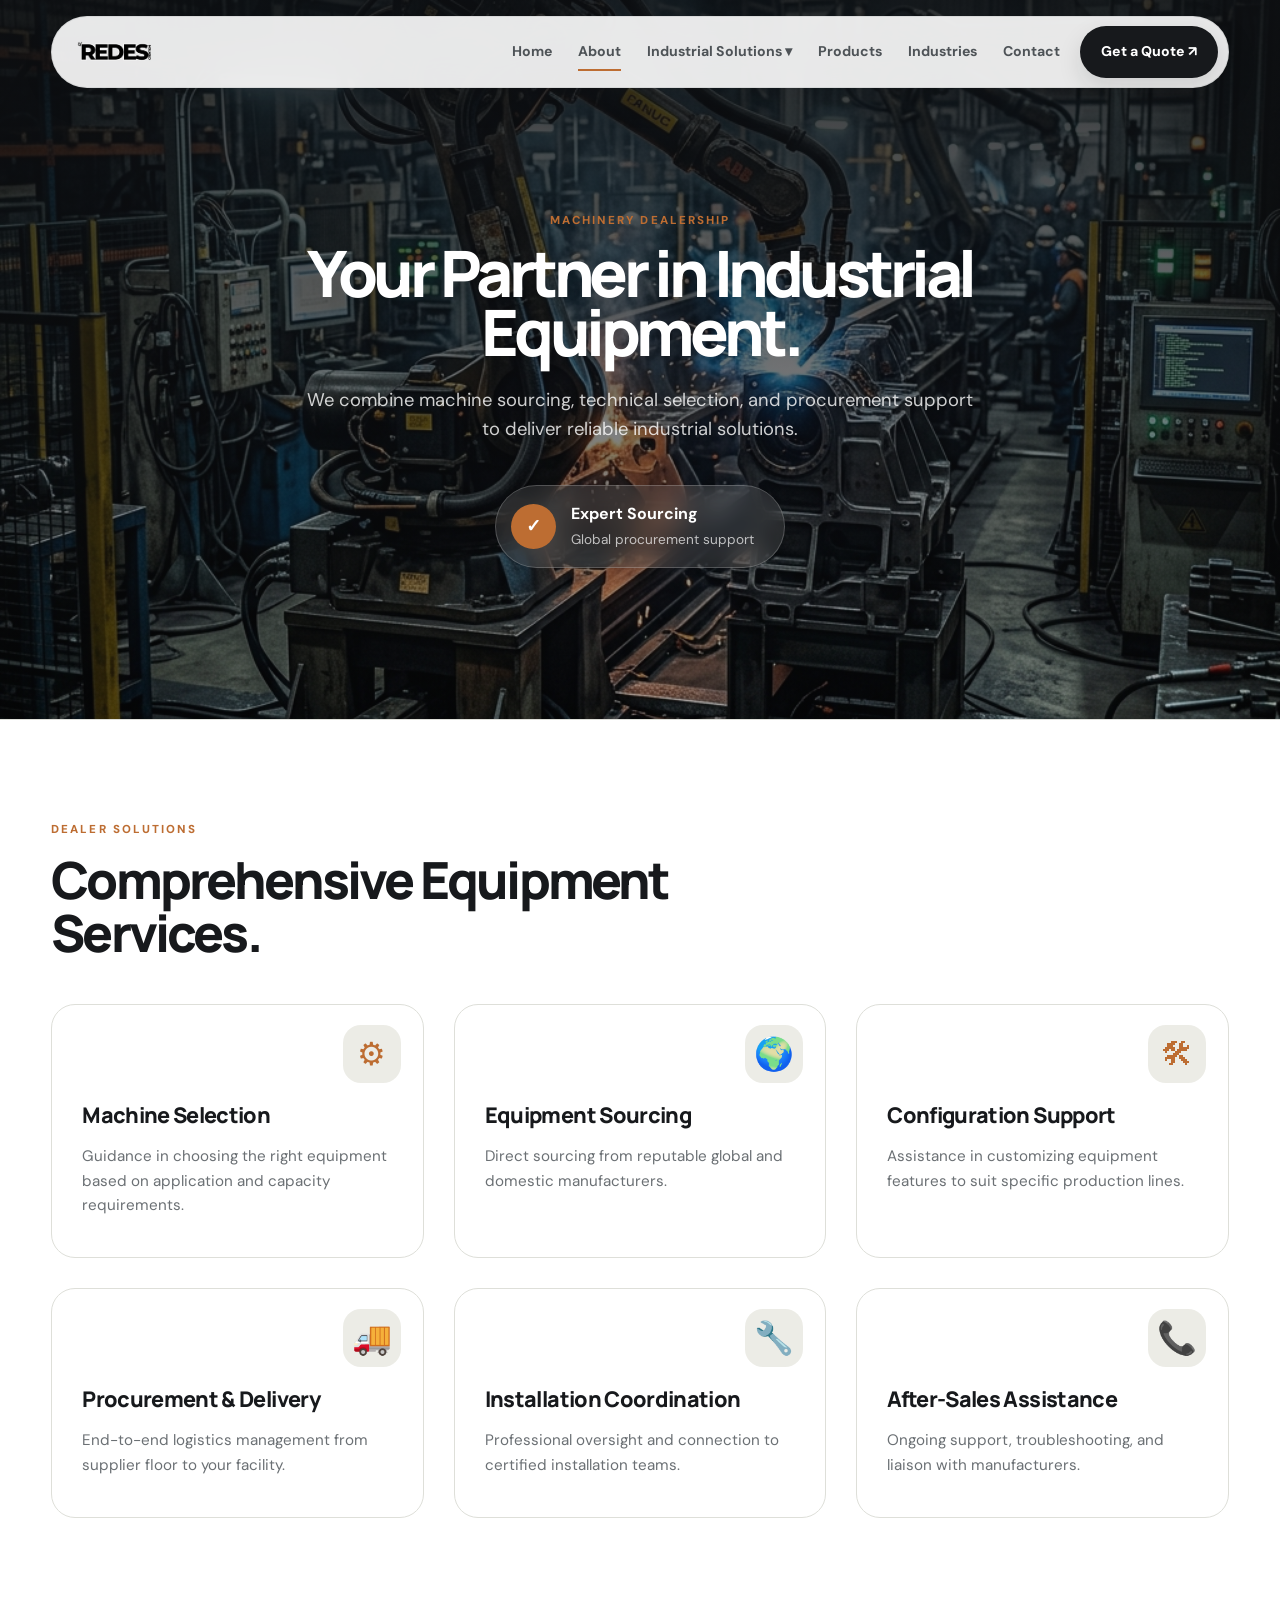
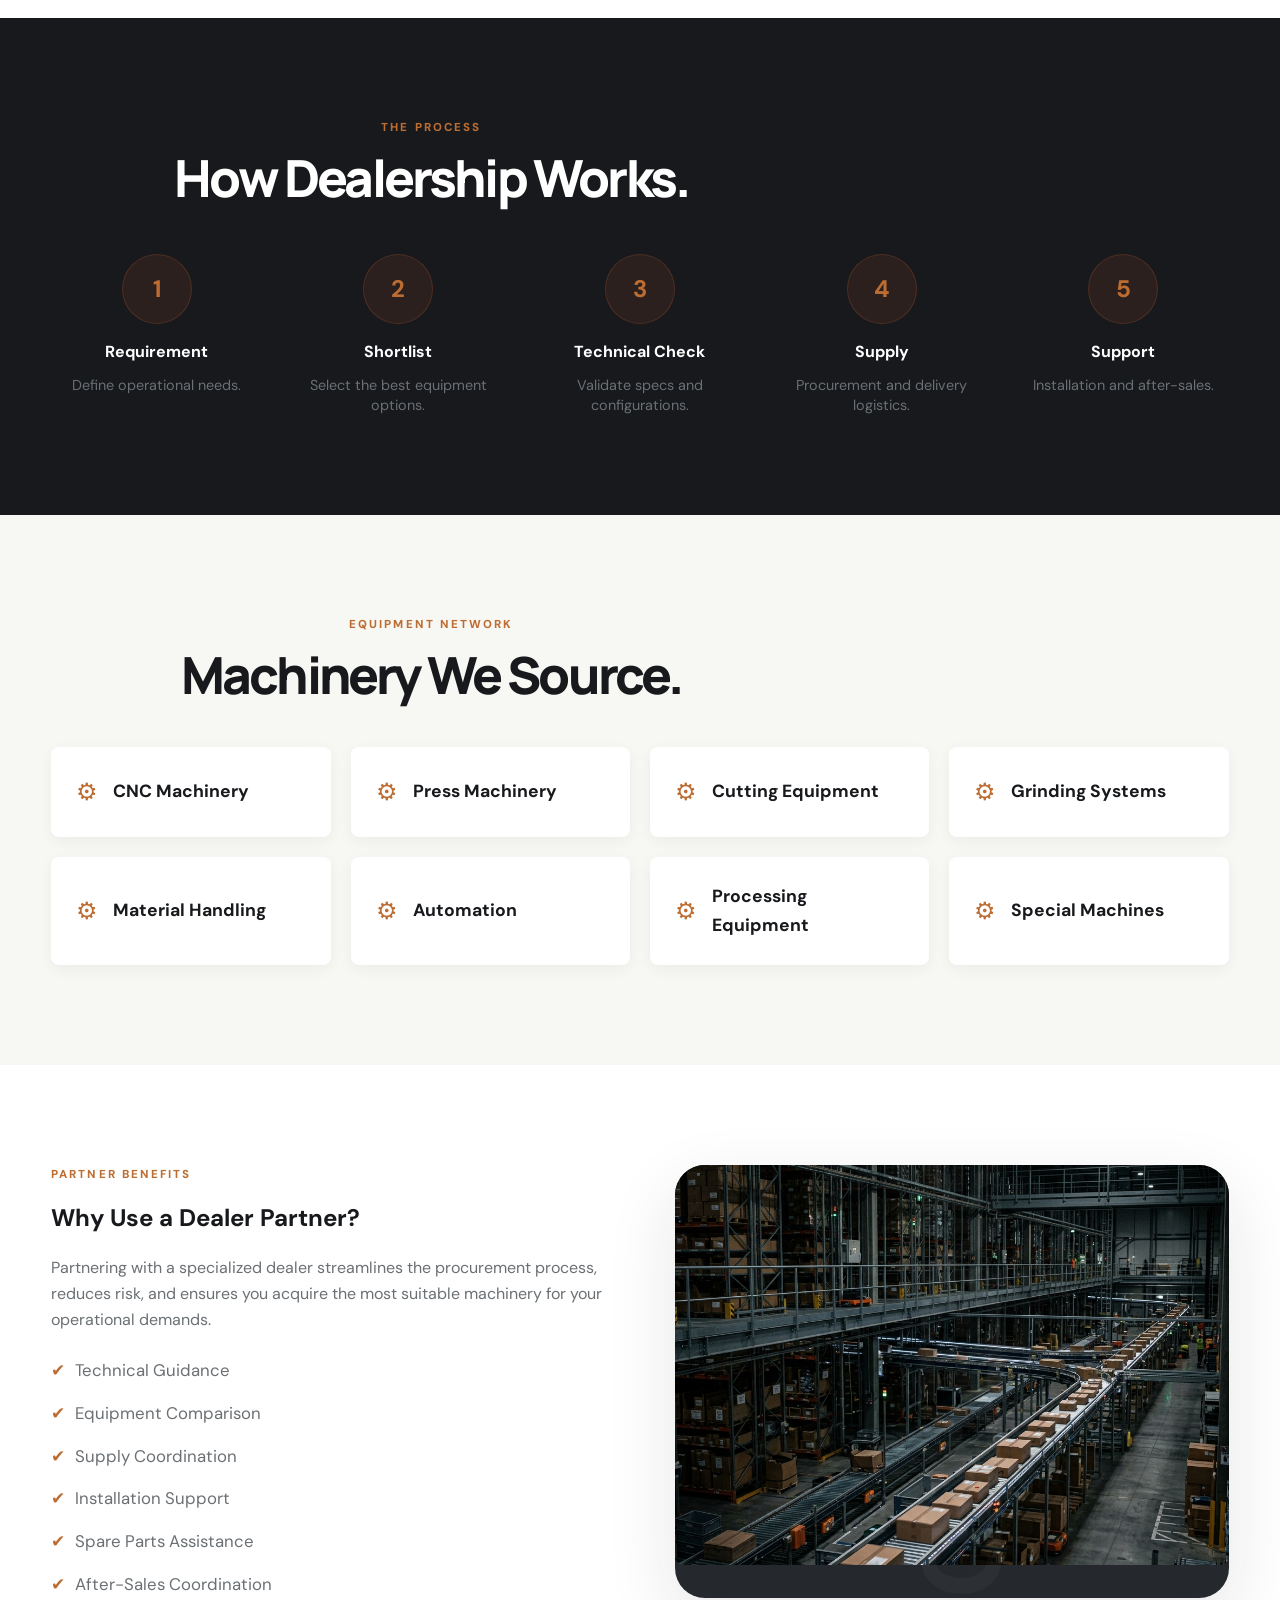
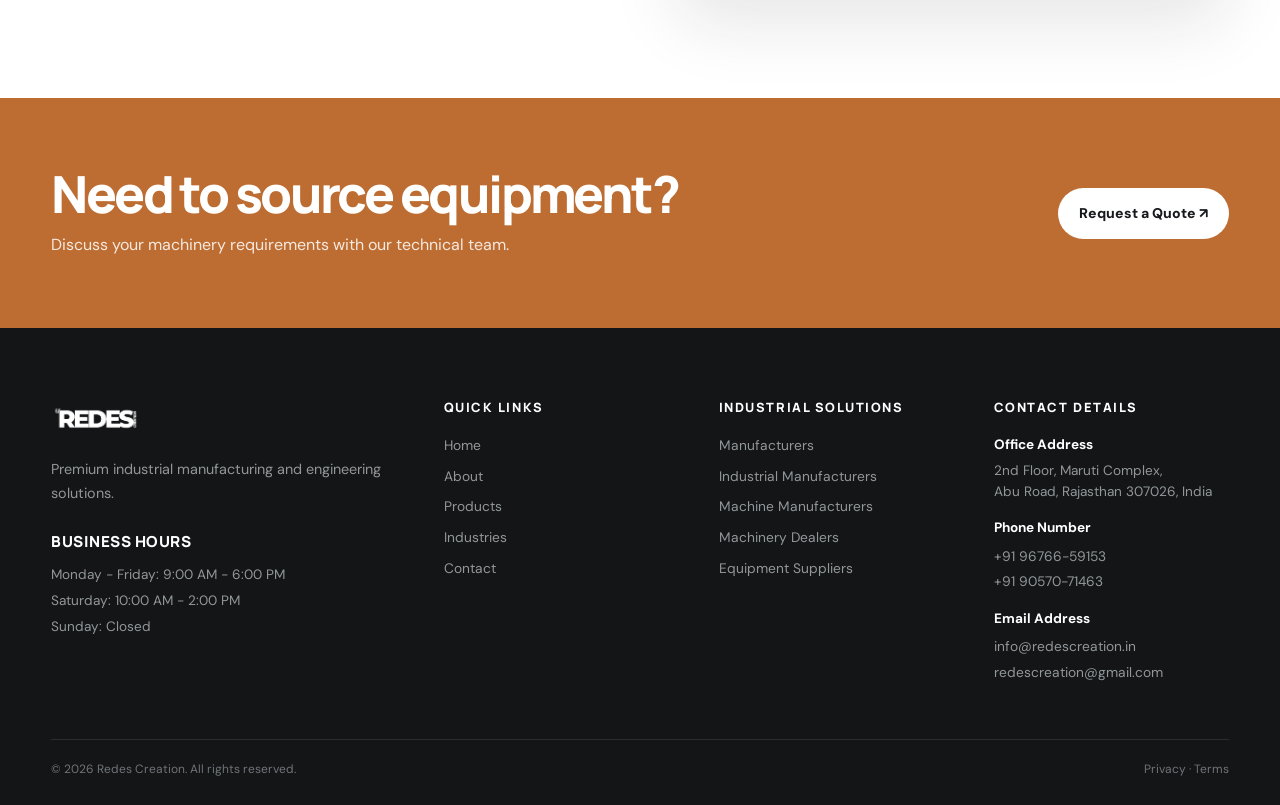
<file: machinery-dealers.html>
<!doctype html>
<html lang="en">

<head>
    <meta charset="utf-8">
    <meta name="viewport" content="width=device-width,initial-scale=1">
    <meta name="description"
        content="About ForgeLine Industries — manufacturing, engineering and industrial equipment capabilities.">
    <title>Machinery Dealers — ForgeLine Industries</title>
    <link rel="stylesheet" href="css/style.css">
</head>

<body>
    <nav class="nav">
        <div class="container">
            <div class="nav-inner"><a class="logo" href="index.html"><img src="images/black-rc-logo.png" alt="Redes Creation" style="height: 38px; width: auto;"></a>
                <div class="nav-links">
                    <a href="index.html">Home</a>
                    <a class="active" href="about.html">About</a>                    <div class="nav-dropdown">
                        <a href="manufacturers.html">Industrial Solutions ▾</a>
                        <div class="dropdown-content">
                            <a href="manufacturers.html">Manufacturers</a>
                            <a href="industrial-manufacturers.html">Industrial Manufacturers</a>
                            <a href="machine-manufacturers.html">Machine Manufacturers</a>
                            <a href="machinery-dealers.html">Machinery Dealers</a>
                            <a href="industrial-equipment-suppliers.html">Equipment Suppliers</a>
                        </div>
                    </div>
                    <a href="products.html">Products</a>
                    <a href="industries.html">Industries</a>
                    
                    <a href="contact.html">Contact</a>
                </div><a class="btn btn-primary nav-cta" href="contact.html">Get
                    a Quote ↗</a><button class="menu-btn">☰</button>
            </div>
        </div>
    </nav>
    <header class="page-hero" style="position: relative; min-height: 80vh; padding: 180px 0 120px; background: none; display: flex; align-items: flex-start; color: white;">
        <div style="position: absolute; inset: 0; z-index: 0;">
            <img src="images/hero_machine.jpg" alt="Machinery Dealership" style="width: 100%; height: 100%; object-fit: cover;">
            <div style="position: absolute; inset: 0; background: linear-gradient(to bottom, rgba(15, 17, 20, 0.85) 0%, rgba(15, 17, 20, 0.6) 50%, rgba(15, 17, 20, 0.3) 100%);"></div>
        </div>
        
        <div class="container" style="position: relative; z-index: 1;">
            <div style="max-width: 800px; margin: 0 auto; text-align: center;">
                <div class="eyebrow reveal" style="color: var(--accent);">Machinery Dealership</div>
                <h1 class="reveal" style="color: white; font-size: clamp(3rem, 5vw, 4.5rem);">Your Partner in Industrial Equipment.</h1>
                <p class="reveal" style="color: rgba(255,255,255,0.8); margin-top: 24px; font-size: 1.15rem; line-height: 1.6; margin-inline: auto;">We combine machine sourcing, technical selection, and procurement support to deliver reliable industrial solutions.</p>
                
                <div class="reveal" style="margin-top: 40px; display: inline-flex; align-items: center; gap: 15px; background: rgba(255,255,255,0.1); backdrop-filter: blur(12px); padding: 15px 30px 15px 15px; border-radius: 999px; border: 1px solid rgba(255,255,255,0.2); text-align: left;">
                    <div style="width: 45px; height: 45px; background: var(--accent); border-radius: 50%; display: grid; place-items: center; color: white; font-weight: bold; font-size: 1.1rem;">✓</div>
                    <div>
                        <h4 style="margin: 0; font-size: 1rem; color: white;">Expert Sourcing</h4>
                        <p style="margin: 0; font-size: 0.85rem; color: rgba(255,255,255,0.7); margin-top: 2px;">Global procurement support</p>
                    </div>
                </div>
            </div>
        </div>
    </header>

    <section class="section" style="background: white;">
        <div class="container">
            <div class="section-head reveal">
                <div class="eyebrow">Dealer Solutions</div>
                <h2>Comprehensive Equipment Services.</h2>
            </div>
            <div class="cards" style="grid-template-columns: repeat(auto-fit, minmax(300px, 1fr)); gap: 30px;">
                <article class="card reveal" style="transition: transform 0.3s ease, box-shadow 0.3s ease; padding: 40px 30px;" onmouseover="this.style.transform='translateY(-10px)'; this.style.boxShadow='0 20px 40px rgba(0,0,0,0.1)';" onmouseout="this.style.transform='translateY(0)'; this.style.boxShadow='none';">
                    <div class="card-icon" style="color: var(--accent); font-size: 2rem; margin-bottom: 20px;">⚙</div>
                    <h3 style="margin-bottom: 15px;">Machine Selection</h3>
                    <p style="color: var(--muted); font-size: 0.95rem; line-height: 1.6;">Guidance in choosing the right equipment based on application and capacity requirements.</p>
                </article>
                <article class="card reveal" style="transition: transform 0.3s ease, box-shadow 0.3s ease; padding: 40px 30px;" onmouseover="this.style.transform='translateY(-10px)'; this.style.boxShadow='0 20px 40px rgba(0,0,0,0.1)';" onmouseout="this.style.transform='translateY(0)'; this.style.boxShadow='none';">
                    <div class="card-icon" style="color: var(--accent); font-size: 2rem; margin-bottom: 20px;">🌍</div>
                    <h3 style="margin-bottom: 15px;">Equipment Sourcing</h3>
                    <p style="color: var(--muted); font-size: 0.95rem; line-height: 1.6;">Direct sourcing from reputable global and domestic manufacturers.</p>
                </article>
                <article class="card reveal" style="transition: transform 0.3s ease, box-shadow 0.3s ease; padding: 40px 30px;" onmouseover="this.style.transform='translateY(-10px)'; this.style.boxShadow='0 20px 40px rgba(0,0,0,0.1)';" onmouseout="this.style.transform='translateY(0)'; this.style.boxShadow='none';">
                    <div class="card-icon" style="color: var(--accent); font-size: 2rem; margin-bottom: 20px;">🛠</div>
                    <h3 style="margin-bottom: 15px;">Configuration Support</h3>
                    <p style="color: var(--muted); font-size: 0.95rem; line-height: 1.6;">Assistance in customizing equipment features to suit specific production lines.</p>
                </article>
                <article class="card reveal" style="transition: transform 0.3s ease, box-shadow 0.3s ease; padding: 40px 30px;" onmouseover="this.style.transform='translateY(-10px)'; this.style.boxShadow='0 20px 40px rgba(0,0,0,0.1)';" onmouseout="this.style.transform='translateY(0)'; this.style.boxShadow='none';">
                    <div class="card-icon" style="color: var(--accent); font-size: 2rem; margin-bottom: 20px;">🚚</div>
                    <h3 style="margin-bottom: 15px;">Procurement & Delivery</h3>
                    <p style="color: var(--muted); font-size: 0.95rem; line-height: 1.6;">End-to-end logistics management from supplier floor to your facility.</p>
                </article>
                <article class="card reveal" style="transition: transform 0.3s ease, box-shadow 0.3s ease; padding: 40px 30px;" onmouseover="this.style.transform='translateY(-10px)'; this.style.boxShadow='0 20px 40px rgba(0,0,0,0.1)';" onmouseout="this.style.transform='translateY(0)'; this.style.boxShadow='none';">
                    <div class="card-icon" style="color: var(--accent); font-size: 2rem; margin-bottom: 20px;">🔧</div>
                    <h3 style="margin-bottom: 15px;">Installation Coordination</h3>
                    <p style="color: var(--muted); font-size: 0.95rem; line-height: 1.6;">Professional oversight and connection to certified installation teams.</p>
                </article>
                <article class="card reveal" style="transition: transform 0.3s ease, box-shadow 0.3s ease; padding: 40px 30px;" onmouseover="this.style.transform='translateY(-10px)'; this.style.boxShadow='0 20px 40px rgba(0,0,0,0.1)';" onmouseout="this.style.transform='translateY(0)'; this.style.boxShadow='none';">
                    <div class="card-icon" style="color: var(--accent); font-size: 2rem; margin-bottom: 20px;">📞</div>
                    <h3 style="margin-bottom: 15px;">After-Sales Assistance</h3>
                    <p style="color: var(--muted); font-size: 0.95rem; line-height: 1.6;">Ongoing support, troubleshooting, and liaison with manufacturers.</p>
                </article>
            </div>
        </div>
    </section>

    <section class="section dark">
        <div class="container">
            <div class="section-head reveal" style="text-align: center;">
                <div class="eyebrow">The Process</div>
                <h2>How Dealership Works.</h2>
            </div>
            <div class="process-grid reveal" style="display: grid; grid-template-columns: repeat(auto-fit, minmax(180px, 1fr)); gap: 30px; margin-top: 50px;">
                <div class="process-step" style="text-align: center;">
                    <div style="width: 70px; height: 70px; background: rgba(220,100,50,0.1); color: var(--accent); border-radius: 50%; display: flex; align-items: center; justify-content: center; font-size: 1.5rem; margin: 0 auto 15px; font-weight: bold; border: 1px solid rgba(220,100,50,0.2);">1</div>
                    <h4 style="margin-bottom: 10px;">Requirement</h4>
                    <p style="font-size: 0.9rem; color: var(--muted); line-height: 1.4;">Define operational needs.</p>
                </div>
                <div class="process-step" style="text-align: center;">
                    <div style="width: 70px; height: 70px; background: rgba(220,100,50,0.1); color: var(--accent); border-radius: 50%; display: flex; align-items: center; justify-content: center; font-size: 1.5rem; margin: 0 auto 15px; font-weight: bold; border: 1px solid rgba(220,100,50,0.2);">2</div>
                    <h4 style="margin-bottom: 10px;">Shortlist</h4>
                    <p style="font-size: 0.9rem; color: var(--muted); line-height: 1.4;">Select the best equipment options.</p>
                </div>
                <div class="process-step" style="text-align: center;">
                    <div style="width: 70px; height: 70px; background: rgba(220,100,50,0.1); color: var(--accent); border-radius: 50%; display: flex; align-items: center; justify-content: center; font-size: 1.5rem; margin: 0 auto 15px; font-weight: bold; border: 1px solid rgba(220,100,50,0.2);">3</div>
                    <h4 style="margin-bottom: 10px;">Technical Check</h4>
                    <p style="font-size: 0.9rem; color: var(--muted); line-height: 1.4;">Validate specs and configurations.</p>
                </div>
                <div class="process-step" style="text-align: center;">
                    <div style="width: 70px; height: 70px; background: rgba(220,100,50,0.1); color: var(--accent); border-radius: 50%; display: flex; align-items: center; justify-content: center; font-size: 1.5rem; margin: 0 auto 15px; font-weight: bold; border: 1px solid rgba(220,100,50,0.2);">4</div>
                    <h4 style="margin-bottom: 10px;">Supply</h4>
                    <p style="font-size: 0.9rem; color: var(--muted); line-height: 1.4;">Procurement and delivery logistics.</p>
                </div>
                <div class="process-step" style="text-align: center;">
                    <div style="width: 70px; height: 70px; background: rgba(220,100,50,0.1); color: var(--accent); border-radius: 50%; display: flex; align-items: center; justify-content: center; font-size: 1.5rem; margin: 0 auto 15px; font-weight: bold; border: 1px solid rgba(220,100,50,0.2);">5</div>
                    <h4 style="margin-bottom: 10px;">Support</h4>
                    <p style="font-size: 0.9rem; color: var(--muted); line-height: 1.4;">Installation and after-sales.</p>
                </div>
            </div>
        </div>
    </section>

    <section class="section" style="background: var(--bg-alt);">
        <div class="container reveal">
            <div class="section-head" style="text-align: center;">
                <div class="eyebrow">Equipment Network</div>
                <h2>Machinery We Source.</h2>
            </div>
            <div style="display: grid; grid-template-columns: repeat(auto-fit, minmax(250px, 1fr)); gap: 20px; margin-top: 40px;">
                <div style="background: white; padding: 25px; border-radius: 8px; box-shadow: 0 4px 15px rgba(0,0,0,0.05); display: flex; align-items: center; gap: 15px; transition: transform 0.3s, box-shadow 0.3s;" onmouseover="this.style.transform='translateX(10px)'; this.style.boxShadow='0 10px 25px rgba(0,0,0,0.1)';" onmouseout="this.style.transform='translateX(0)'; this.style.boxShadow='0 4px 15px rgba(0,0,0,0.05)';">
                    <div style="color: var(--accent); font-size: 1.5rem;">⚙</div>
                    <h4 style="margin: 0; font-size: 1.1rem;">CNC Machinery</h4>
                </div>
                <div style="background: white; padding: 25px; border-radius: 8px; box-shadow: 0 4px 15px rgba(0,0,0,0.05); display: flex; align-items: center; gap: 15px; transition: transform 0.3s, box-shadow 0.3s;" onmouseover="this.style.transform='translateX(10px)'; this.style.boxShadow='0 10px 25px rgba(0,0,0,0.1)';" onmouseout="this.style.transform='translateX(0)'; this.style.boxShadow='0 4px 15px rgba(0,0,0,0.05)';">
                    <div style="color: var(--accent); font-size: 1.5rem;">⚙</div>
                    <h4 style="margin: 0; font-size: 1.1rem;">Press Machinery</h4>
                </div>
                <div style="background: white; padding: 25px; border-radius: 8px; box-shadow: 0 4px 15px rgba(0,0,0,0.05); display: flex; align-items: center; gap: 15px; transition: transform 0.3s, box-shadow 0.3s;" onmouseover="this.style.transform='translateX(10px)'; this.style.boxShadow='0 10px 25px rgba(0,0,0,0.1)';" onmouseout="this.style.transform='translateX(0)'; this.style.boxShadow='0 4px 15px rgba(0,0,0,0.05)';">
                    <div style="color: var(--accent); font-size: 1.5rem;">⚙</div>
                    <h4 style="margin: 0; font-size: 1.1rem;">Cutting Equipment</h4>
                </div>
                <div style="background: white; padding: 25px; border-radius: 8px; box-shadow: 0 4px 15px rgba(0,0,0,0.05); display: flex; align-items: center; gap: 15px; transition: transform 0.3s, box-shadow 0.3s;" onmouseover="this.style.transform='translateX(10px)'; this.style.boxShadow='0 10px 25px rgba(0,0,0,0.1)';" onmouseout="this.style.transform='translateX(0)'; this.style.boxShadow='0 4px 15px rgba(0,0,0,0.05)';">
                    <div style="color: var(--accent); font-size: 1.5rem;">⚙</div>
                    <h4 style="margin: 0; font-size: 1.1rem;">Grinding Systems</h4>
                </div>
                <div style="background: white; padding: 25px; border-radius: 8px; box-shadow: 0 4px 15px rgba(0,0,0,0.05); display: flex; align-items: center; gap: 15px; transition: transform 0.3s, box-shadow 0.3s;" onmouseover="this.style.transform='translateX(10px)'; this.style.boxShadow='0 10px 25px rgba(0,0,0,0.1)';" onmouseout="this.style.transform='translateX(0)'; this.style.boxShadow='0 4px 15px rgba(0,0,0,0.05)';">
                    <div style="color: var(--accent); font-size: 1.5rem;">⚙</div>
                    <h4 style="margin: 0; font-size: 1.1rem;">Material Handling</h4>
                </div>
                <div style="background: white; padding: 25px; border-radius: 8px; box-shadow: 0 4px 15px rgba(0,0,0,0.05); display: flex; align-items: center; gap: 15px; transition: transform 0.3s, box-shadow 0.3s;" onmouseover="this.style.transform='translateX(10px)'; this.style.boxShadow='0 10px 25px rgba(0,0,0,0.1)';" onmouseout="this.style.transform='translateX(0)'; this.style.boxShadow='0 4px 15px rgba(0,0,0,0.05)';">
                    <div style="color: var(--accent); font-size: 1.5rem;">⚙</div>
                    <h4 style="margin: 0; font-size: 1.1rem;">Automation</h4>
                </div>
                <div style="background: white; padding: 25px; border-radius: 8px; box-shadow: 0 4px 15px rgba(0,0,0,0.05); display: flex; align-items: center; gap: 15px; transition: transform 0.3s, box-shadow 0.3s;" onmouseover="this.style.transform='translateX(10px)'; this.style.boxShadow='0 10px 25px rgba(0,0,0,0.1)';" onmouseout="this.style.transform='translateX(0)'; this.style.boxShadow='0 4px 15px rgba(0,0,0,0.05)';">
                    <div style="color: var(--accent); font-size: 1.5rem;">⚙</div>
                    <h4 style="margin: 0; font-size: 1.1rem;">Processing Equipment</h4>
                </div>
                <div style="background: white; padding: 25px; border-radius: 8px; box-shadow: 0 4px 15px rgba(0,0,0,0.05); display: flex; align-items: center; gap: 15px; transition: transform 0.3s, box-shadow 0.3s;" onmouseover="this.style.transform='translateX(10px)'; this.style.boxShadow='0 10px 25px rgba(0,0,0,0.1)';" onmouseout="this.style.transform='translateX(0)'; this.style.boxShadow='0 4px 15px rgba(0,0,0,0.05)';">
                    <div style="color: var(--accent); font-size: 1.5rem;">⚙</div>
                    <h4 style="margin: 0; font-size: 1.1rem;">Special Machines</h4>
                </div>
            </div>
        </div>
    </section>

    <section class="section" style="background: white;">
        <div class="container split">
            <div class="reveal">
                <div class="eyebrow">Partner Benefits</div>
                <h2>Why Use a Dealer Partner?</h2>
                <p style="color: var(--muted); margin-top: 18px; line-height: 1.6;">Partnering with a specialized dealer streamlines the procurement process, reduces risk, and ensures you acquire the most suitable machinery for your operational demands.</p>
                <ul style="margin-top: 25px; padding-left: 0; list-style: none; display: grid; gap: 15px;">
                    <li style="display: flex; align-items: center; gap: 10px; color: var(--muted); font-size: 1.05rem;"><span style="color: var(--accent);">✔</span> Technical Guidance</li>
                    <li style="display: flex; align-items: center; gap: 10px; color: var(--muted); font-size: 1.05rem;"><span style="color: var(--accent);">✔</span> Equipment Comparison</li>
                    <li style="display: flex; align-items: center; gap: 10px; color: var(--muted); font-size: 1.05rem;"><span style="color: var(--accent);">✔</span> Supply Coordination</li>
                    <li style="display: flex; align-items: center; gap: 10px; color: var(--muted); font-size: 1.05rem;"><span style="color: var(--accent);">✔</span> Installation Support</li>
                    <li style="display: flex; align-items: center; gap: 10px; color: var(--muted); font-size: 1.05rem;"><span style="color: var(--accent);">✔</span> Spare Parts Assistance</li>
                    <li style="display: flex; align-items: center; gap: 10px; color: var(--muted); font-size: 1.05rem;"><span style="color: var(--accent);">✔</span> After-Sales Coordination</li>
                </ul>
            </div>
            <div class="visual-card visual-card-modified reveal" style="padding: 0;">
                <img src="images/project_3.jpg" alt="Dealer Partnership" style="width: 100%; height: 400px; object-fit: cover; border-radius: 8px;">
            </div>
        </div>
    </section>

    <section class="cta dark">
        <div class="container cta-inner">
            <div>
                <h2>Need to source equipment?</h2>
                <p>Discuss your machinery requirements with our technical team.</p>
            </div><a class="btn btn-light" href="contact.html">Request a Quote ↗</a>
        </div>
    </section>
        <footer class="footer">
        <div class="container footer-grid">
            <div class="footer-brand"><a class="logo" href="index.html"><img src="images/white-rc-logo.png" alt="Redes Creation" style="height: 42px; width: auto;"></a>
                <p>Premium industrial manufacturing and engineering solutions.</p>
                <div style="margin-top: 25px;">
                    <h4 style="color: white; font-size: 0.95rem; margin-bottom: 12px; letter-spacing: 0.5px;">Business Hours</h4>
                    <p style="font-size: 0.85rem; margin: 4px 0; color: #92979a;">Monday - Friday: 9:00 AM - 6:00 PM</p>
                    <p style="font-size: 0.85rem; margin: 4px 0; color: #92979a;">Saturday: 10:00 AM - 2:00 PM</p>
                    <p style="font-size: 0.85rem; margin: 4px 0; color: #92979a;">Sunday: Closed</p>
                </div>
            </div>
            <div>
                <h4>Quick Links</h4>
                <a href="index.html">Home</a>
                <a href="about.html">About</a>
                <a href="products.html">Products</a>
                <a href="industries.html">Industries</a>
                <a href="contact.html">Contact</a>
            </div>
            <div>
                <h4>Industrial Solutions</h4>
                <a href="manufacturers.html">Manufacturers</a>
                <a href="industrial-manufacturers.html">Industrial Manufacturers</a>
                <a href="machine-manufacturers.html">Machine Manufacturers</a>
                <a href="machinery-dealers.html">Machinery Dealers</a>
                <a href="industrial-equipment-suppliers.html">Equipment Suppliers</a>
            </div>
            <div>
                <h4>Contact Details</h4>
                <div style="margin-bottom: 15px;">
                    <h5 style="color: white; font-size: 0.85rem; margin: 0 0 5px 0;">Office Address</h5>
                    <p style="font-size: 0.85rem; color: #92979a; margin: 0; line-height: 1.5;">2nd Floor, Maruti Complex,<br>Abu Road, Rajasthan 307026, India</p>
                </div>
                <div style="margin-bottom: 15px;">
                    <h5 style="color: white; font-size: 0.85rem; margin: 0 0 5px 0;">Phone Number</h5>
                    <a href="tel:+919676659153" style="margin: 0 0 3px 0 !important;">+91 96766-59153</a>
                    <a href="tel:+919057071463" style="margin: 0 !important;">+91 90570-71463</a>
                </div>
                <div>
                    <h5 style="color: white; font-size: 0.85rem; margin: 0 0 5px 0;">Email Address</h5>
                    <a href="mailto:info@redescreation.in" style="margin: 0 0 3px 0 !important;">info@redescreation.in</a>
                    <a href="mailto:redescreation@gmail.com" style="margin: 0 !important;">redescreation@gmail.com</a>
                </div>
            </div>
        </div>
        <div class="container footer-bottom"><span>© 2026 Redes Creation. All rights reserved.</span><span>Privacy
                · Terms</span></div>
    </footer>
    <script src="js/script.js"></script>
</body>

</html>
</file>
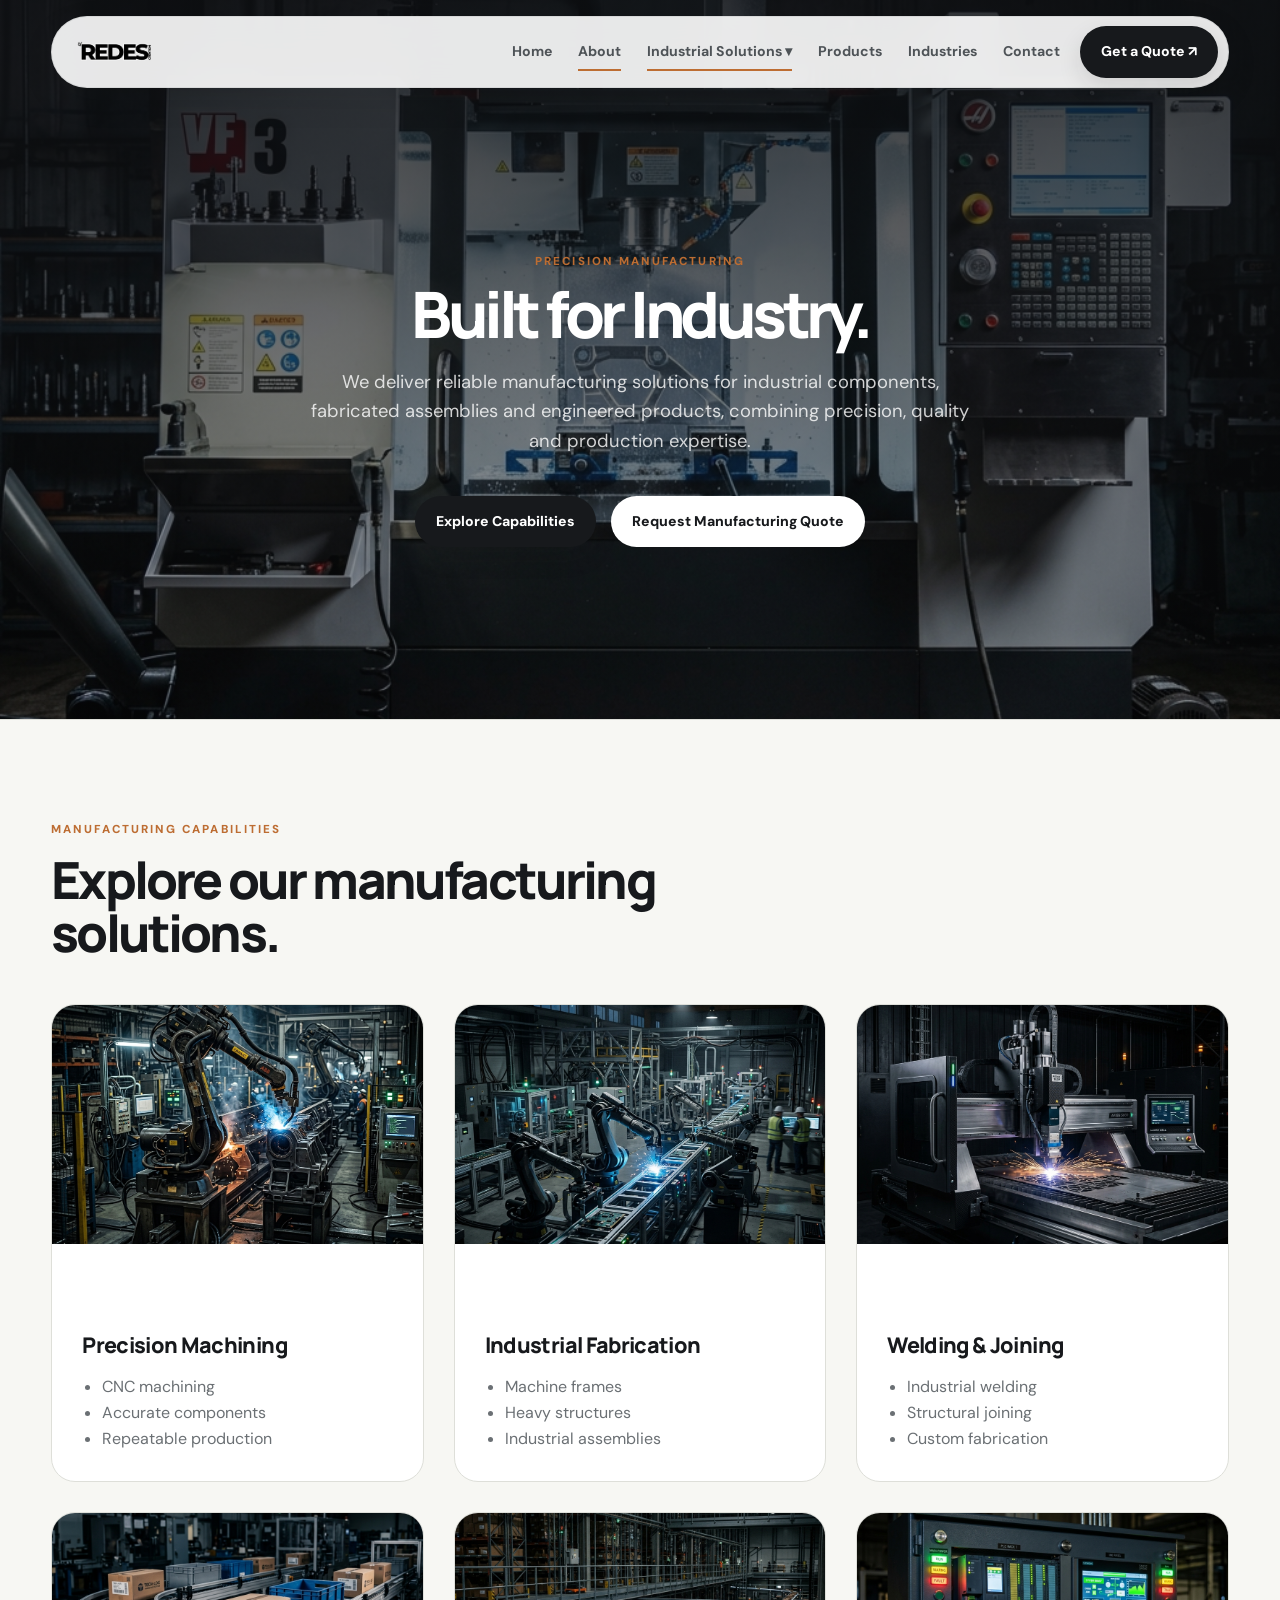
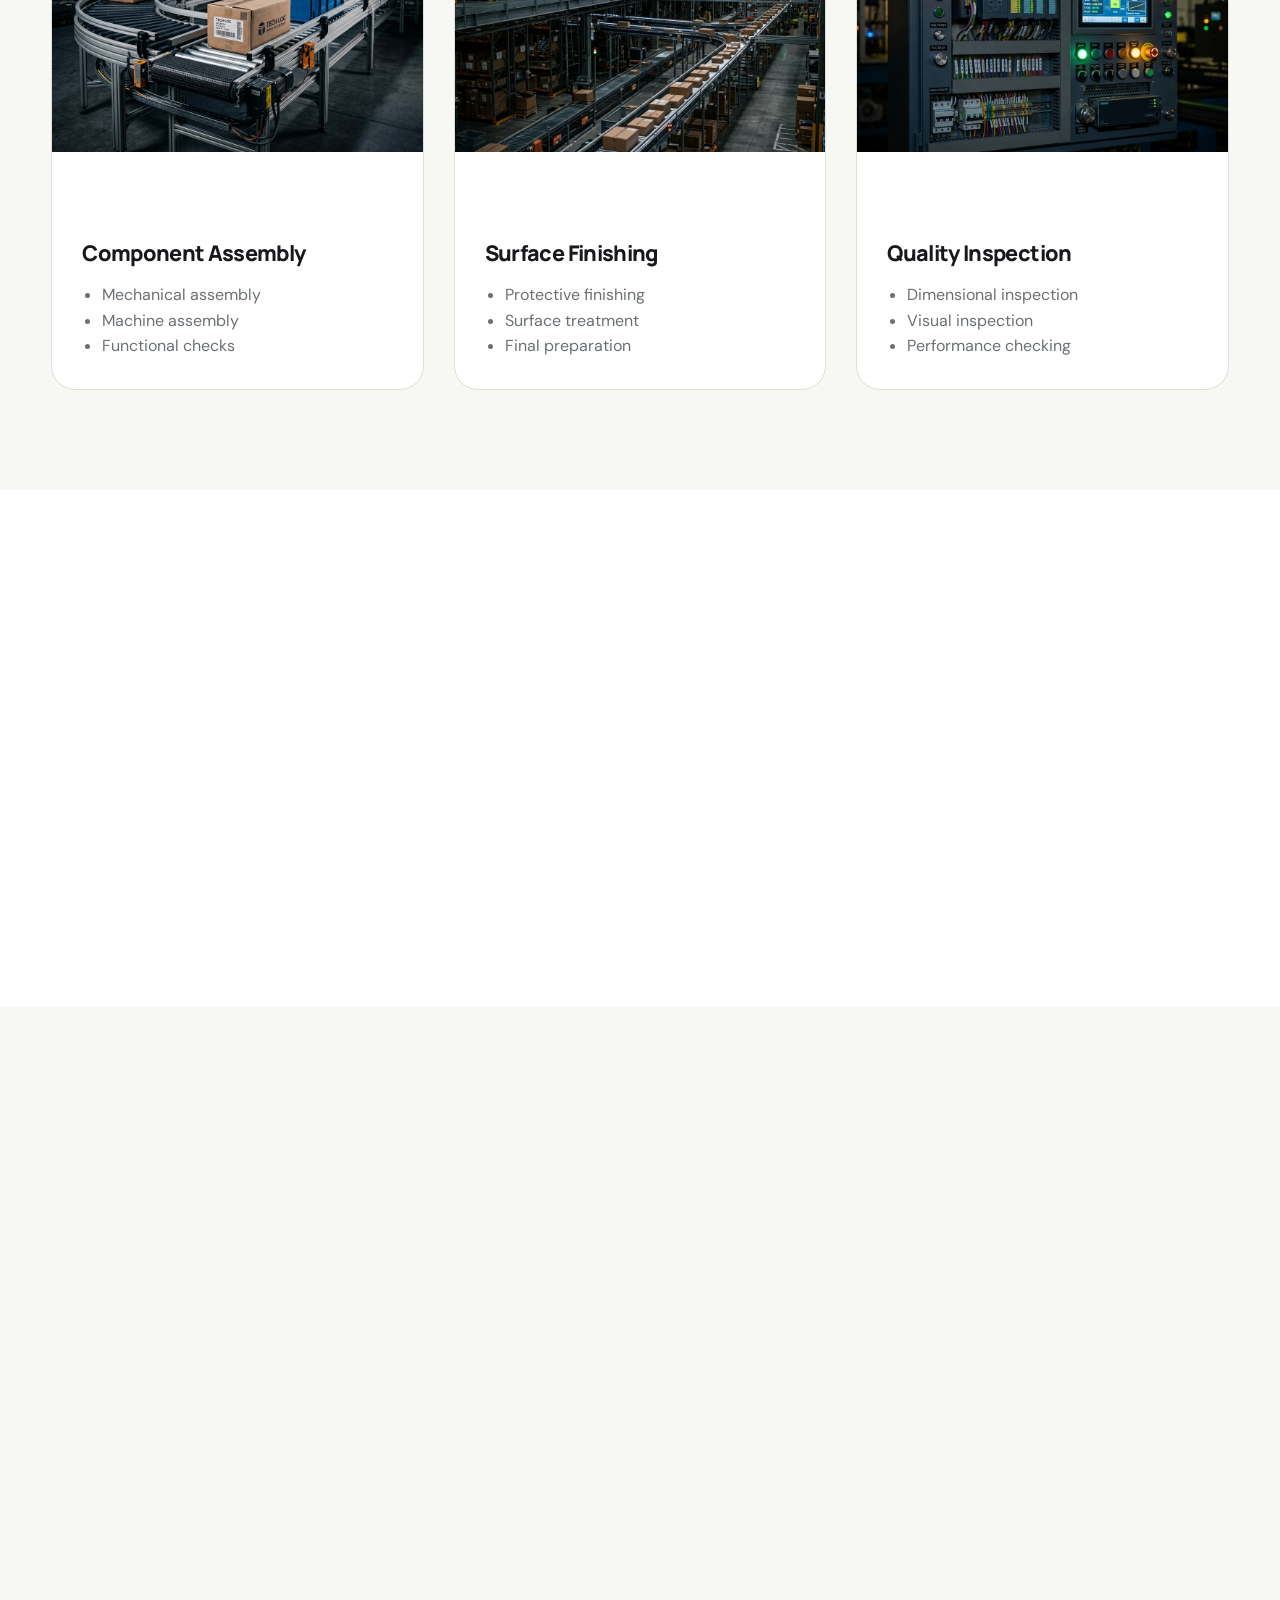
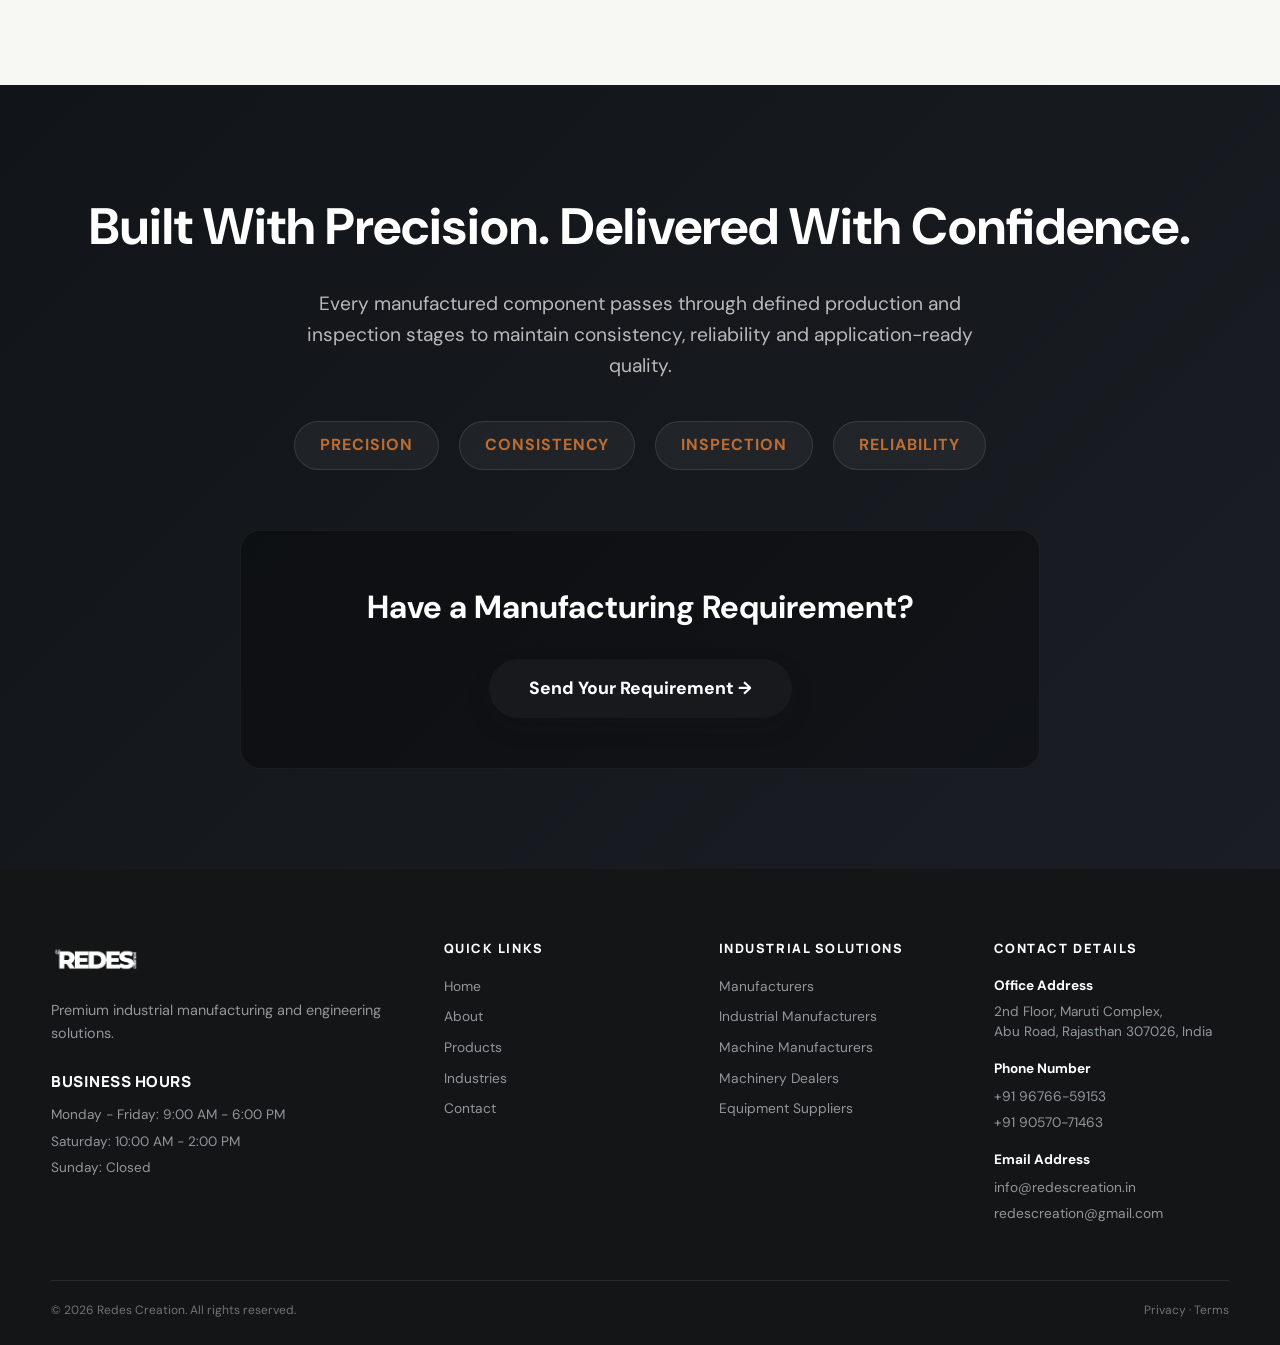
<file: manufacturers.html>
<!doctype html>
<html lang="en">

<head>
    <meta charset="utf-8">
    <meta name="viewport" content="width=device-width,initial-scale=1">
    <meta name="description"
        content="About ForgeLine Industries — manufacturing, engineering and industrial equipment capabilities.">
    <title>Manufacturers Network — ForgeLine Industries</title>
    <link rel="stylesheet" href="css/style.css">
</head>

<body>
    <nav class="nav">
        <div class="container">
            <div class="nav-inner"><a class="logo" href="index.html"><img src="images/black-rc-logo.png"
                        alt="Redes Creation" style="height: 38px; width: auto;"></a>
                <div class="nav-links">
                    <a href="index.html">Home</a>
                    <a class="active" href="about.html">About</a>
                    <div class="nav-dropdown">
                        <a href="manufacturers.html">Industrial Solutions ▾</a>
                        <div class="dropdown-content">
                            <a href="manufacturers.html">Manufacturers</a>


                            <a href="industrial-manufacturers.html">Industrial Manufacturers</a>
                            <a href="machine-manufacturers.html">Machine Manufacturers</a>
                            <a href="machinery-dealers.html">Machinery Dealers</a>
                            <a href="industrial-equipment-suppliers.html">Equipment Suppliers</a>
                        </div>
                    </div>
                    <a href="products.html">Products</a>
                    <a href="industries.html">Industries</a>

                    <a href="contact.html">Contact</a>
                </div><a class="btn btn-primary nav-cta" href="contact.html">Get
                    a Quote ↗</a><button class="menu-btn">☰</button>
            </div>
        </div>
    </nav>
    <header class="page-hero"
        style="position: relative; min-height: 80vh; padding: 180px 0 100px; background: none; display: flex; align-items: flex-start; color: white;">
        <div style="position: absolute; inset: 0; z-index: 0;">
            <img src="images/product_cnc.jpg" alt="Precision Manufacturing"
                style="width: 100%; height: 100%; object-fit: cover;">
            <div
                style="position: absolute; inset: 0; background: linear-gradient(to bottom, rgba(15, 17, 20, 0.85) 0%, rgba(15, 17, 20, 0.6) 50%, rgba(15, 17, 20, 0.3) 100%);">
            </div>
        </div>

        <div class="container" style="position: relative; z-index: 1;">
            <div style="max-width: 800px; margin: 0 auto; text-align: center;">
                <div class="eyebrow reveal" style="color: var(--accent);">Precision Manufacturing</div>
                <h1 class="reveal" style="color: white; font-size: clamp(3rem, 5vw, 4.5rem);">Built for Industry.</h1>
                <p class="reveal"
                    style="color: rgba(255,255,255,0.8); margin-top: 24px; font-size: 1.15rem; line-height: 1.6; margin-inline: auto;">
                    We deliver reliable manufacturing solutions for industrial components, fabricated assemblies and
                    engineered products, combining precision, quality and production expertise.</p>

                <div class="reveal"
                    style="margin-top: 40px; display: inline-flex; align-items: center; gap: 15px; flex-wrap: wrap; justify-content: center;">
                    <a class="btn btn-primary" href="#capabilities">Explore Capabilities</a>
                    <a class="btn btn-light" href="contact.html">Request Manufacturing Quote</a>
                </div>
            </div>
        </div>
    </header>

    <section id="capabilities" class="section" style="background: var(--bg-alt);">
        <div class="container">
            <div class="section-head reveal">
                <div class="eyebrow">Manufacturing Capabilities</div>
                <h2>Explore our manufacturing solutions.</h2>
            </div>

            <div class="cards" style="grid-template-columns: repeat(auto-fit, minmax(320px, 1fr)); gap: 30px;">
                <!-- Card 1 -->
                <article class="card reveal"
                    style="padding: 0; overflow: hidden; display: flex; flex-direction: column; transition: transform 0.3s ease, box-shadow 0.3s ease; cursor: pointer;"
                    onmouseover="this.style.transform='translateY(-10px)'; this.style.boxShadow='0 20px 40px rgba(0,0,0,0.1)';"
                    onmouseout="this.style.transform='translateY(0)'; this.style.boxShadow='none';">
                    <img src="images/hero_machine.jpg" alt="Precision Machining"
                        style="width: 100%; height: 240px; object-fit: cover; border-bottom: 1px solid rgba(255,255,255,0.05);">
                    <div style="padding: 30px;">
                        <h3 style="font-size: 1.35rem; margin-bottom: 15px;">Precision Machining</h3>
                        <ul
                            style="color: var(--muted); font-size: 1rem; margin: 0; padding-left: 20px; line-height: 1.6;">
                            <li>CNC machining</li>
                            <li>Accurate components</li>
                            <li>Repeatable production</li>
                        </ul>
                    </div>
                </article>

                <!-- Card 2 -->
                <article class="card reveal"
                    style="padding: 0; overflow: hidden; display: flex; flex-direction: column; transition: transform 0.3s ease, box-shadow 0.3s ease; cursor: pointer;"
                    onmouseover="this.style.transform='translateY(-10px)'; this.style.boxShadow='0 20px 40px rgba(0,0,0,0.1)';"
                    onmouseout="this.style.transform='translateY(0)'; this.style.boxShadow='none';">
                    <img src="images/project_1.jpg" alt="Industrial Fabrication"
                        style="width: 100%; height: 240px; object-fit: cover; border-bottom: 1px solid rgba(255,255,255,0.05);">
                    <div style="padding: 30px;">
                        <h3 style="font-size: 1.35rem; margin-bottom: 15px;">Industrial Fabrication</h3>
                        <ul
                            style="color: var(--muted); font-size: 1rem; margin: 0; padding-left: 20px; line-height: 1.6;">
                            <li>Machine frames</li>
                            <li>Heavy structures</li>
                            <li>Industrial assemblies</li>
                        </ul>
                    </div>
                </article>

                <!-- Card 3 -->
                <article class="card reveal"
                    style="padding: 0; overflow: hidden; display: flex; flex-direction: column; transition: transform 0.3s ease, box-shadow 0.3s ease; cursor: pointer;"
                    onmouseover="this.style.transform='translateY(-10px)'; this.style.boxShadow='0 20px 40px rgba(0,0,0,0.1)';"
                    onmouseout="this.style.transform='translateY(0)'; this.style.boxShadow='none';">
                    <img src="images/product_processing.jpg" alt="Welding & Joining"
                        style="width: 100%; height: 240px; object-fit: cover; border-bottom: 1px solid rgba(255,255,255,0.05);">
                    <div style="padding: 30px;">
                        <h3 style="font-size: 1.35rem; margin-bottom: 15px;">Welding & Joining</h3>
                        <ul
                            style="color: var(--muted); font-size: 1rem; margin: 0; padding-left: 20px; line-height: 1.6;">
                            <li>Industrial welding</li>
                            <li>Structural joining</li>
                            <li>Custom fabrication</li>
                        </ul>
                    </div>
                </article>

                <!-- Card 4 -->
                <article class="card reveal"
                    style="padding: 0; overflow: hidden; display: flex; flex-direction: column; transition: transform 0.3s ease, box-shadow 0.3s ease; cursor: pointer;"
                    onmouseover="this.style.transform='translateY(-10px)'; this.style.boxShadow='0 20px 40px rgba(0,0,0,0.1)';"
                    onmouseout="this.style.transform='translateY(0)'; this.style.boxShadow='none';">
                    <img src="images/product_handling.jpg" alt="Component Assembly"
                        style="width: 100%; height: 240px; object-fit: cover; border-bottom: 1px solid rgba(255,255,255,0.05);">
                    <div style="padding: 30px;">
                        <h3 style="font-size: 1.35rem; margin-bottom: 15px;">Component Assembly</h3>
                        <ul
                            style="color: var(--muted); font-size: 1rem; margin: 0; padding-left: 20px; line-height: 1.6;">
                            <li>Mechanical assembly</li>
                            <li>Machine assembly</li>
                            <li>Functional checks</li>
                        </ul>
                    </div>
                </article>

                <!-- Card 5 -->
                <article class="card reveal"
                    style="padding: 0; overflow: hidden; display: flex; flex-direction: column; transition: transform 0.3s ease, box-shadow 0.3s ease; cursor: pointer;"
                    onmouseover="this.style.transform='translateY(-10px)'; this.style.boxShadow='0 20px 40px rgba(0,0,0,0.1)';"
                    onmouseout="this.style.transform='translateY(0)'; this.style.boxShadow='none';">
                    <img src="images/project_3.jpg" alt="Surface Finishing"
                        style="width: 100%; height: 240px; object-fit: cover; border-bottom: 1px solid rgba(255,255,255,0.05);">
                    <div style="padding: 30px;">
                        <h3 style="font-size: 1.35rem; margin-bottom: 15px;">Surface Finishing</h3>
                        <ul
                            style="color: var(--muted); font-size: 1rem; margin: 0; padding-left: 20px; line-height: 1.6;">
                            <li>Protective finishing</li>
                            <li>Surface treatment</li>
                            <li>Final preparation</li>
                        </ul>
                    </div>
                </article>

                <!-- Card 6 -->
                <article class="card reveal"
                    style="padding: 0; overflow: hidden; display: flex; flex-direction: column; transition: transform 0.3s ease, box-shadow 0.3s ease; cursor: pointer;"
                    onmouseover="this.style.transform='translateY(-10px)'; this.style.boxShadow='0 20px 40px rgba(0,0,0,0.1)';"
                    onmouseout="this.style.transform='translateY(0)'; this.style.boxShadow='none';">
                    <img src="images/product_automation.jpg" alt="Quality Inspection"
                        style="width: 100%; height: 240px; object-fit: cover; border-bottom: 1px solid rgba(255,255,255,0.05);">
                    <div style="padding: 30px;">
                        <h3 style="font-size: 1.35rem; margin-bottom: 15px;">Quality Inspection</h3>
                        <ul
                            style="color: var(--muted); font-size: 1rem; margin: 0; padding-left: 20px; line-height: 1.6;">
                            <li>Dimensional inspection</li>
                            <li>Visual inspection</li>
                            <li>Performance checking</li>
                        </ul>
                    </div>
                </article>
            </div>
        </div>
    </section>

    <!-- Manufacturing Process -->
    <section class="section" style="background: white;">
        <div class="container">
            <div class="section-head reveal" style="text-align: center;">
                <h2>From Requirement to Finished Product</h2>
            </div>

            <div class="process-grid reveal" style="display: grid; grid-template-columns: repeat(auto-fit, minmax(150px, 1fr)); gap: 30px; margin-top: 50px;">
                
                <div class="process-step" style="text-align: center; position: relative;">
                    <div style="width: 70px; height: 70px; background: rgba(220,100,50,0.1); color: var(--accent); border-radius: 50%; display: flex; align-items: center; justify-content: center; font-size: 1.5rem; margin: 0 auto 15px; font-weight: bold; border: 1px solid rgba(220,100,50,0.2);">1</div>
                    <h4 style="margin-bottom: 10px;">Requirement</h4>
                    <p style="font-size: 0.9rem; color: var(--muted); line-height: 1.4;">Understanding project needs and specs.</p>
                </div>

                <div class="process-step" style="text-align: center; position: relative;">
                    <div style="width: 70px; height: 70px; background: rgba(220,100,50,0.1); color: var(--accent); border-radius: 50%; display: flex; align-items: center; justify-content: center; font-size: 1.5rem; margin: 0 auto 15px; font-weight: bold; border: 1px solid rgba(220,100,50,0.2);">2</div>
                    <h4 style="margin-bottom: 10px;">Engineering</h4>
                    <p style="font-size: 0.9rem; color: var(--muted); line-height: 1.4;">Designing solutions and blueprints.</p>
                </div>

                <div class="process-step" style="text-align: center; position: relative;">
                    <div style="width: 70px; height: 70px; background: rgba(220,100,50,0.1); color: var(--accent); border-radius: 50%; display: flex; align-items: center; justify-content: center; font-size: 1.5rem; margin: 0 auto 15px; font-weight: bold; border: 1px solid rgba(220,100,50,0.2);">3</div>
                    <h4 style="margin-bottom: 10px;">Production</h4>
                    <p style="font-size: 0.9rem; color: var(--muted); line-height: 1.4;">Manufacturing with high precision.</p>
                </div>

                <div class="process-step" style="text-align: center; position: relative;">
                    <div style="width: 70px; height: 70px; background: rgba(220,100,50,0.1); color: var(--accent); border-radius: 50%; display: flex; align-items: center; justify-content: center; font-size: 1.5rem; margin: 0 auto 15px; font-weight: bold; border: 1px solid rgba(220,100,50,0.2);">4</div>
                    <h4 style="margin-bottom: 10px;">Assembly</h4>
                    <p style="font-size: 0.9rem; color: var(--muted); line-height: 1.4;">Putting parts together accurately.</p>
                </div>

                <div class="process-step" style="text-align: center; position: relative;">
                    <div style="width: 70px; height: 70px; background: rgba(220,100,50,0.1); color: var(--accent); border-radius: 50%; display: flex; align-items: center; justify-content: center; font-size: 1.5rem; margin: 0 auto 15px; font-weight: bold; border: 1px solid rgba(220,100,50,0.2);">5</div>
                    <h4 style="margin-bottom: 10px;">Quality Check</h4>
                    <p style="font-size: 0.9rem; color: var(--muted); line-height: 1.4;">Ensuring consistency and reliability.</p>
                </div>

                <div class="process-step" style="text-align: center; position: relative;">
                    <div style="width: 70px; height: 70px; background: rgba(220,100,50,0.1); color: var(--accent); border-radius: 50%; display: flex; align-items: center; justify-content: center; font-size: 1.5rem; margin: 0 auto 15px; font-weight: bold; border: 1px solid rgba(220,100,50,0.2);">6</div>
                    <h4 style="margin-bottom: 10px;">Delivery</h4>
                    <p style="font-size: 0.9rem; color: var(--muted); line-height: 1.4;">Final handover to the client on time.</p>
                </div>

            </div>
        </div>
    </section>

    <!-- Materials & Custom Manufacturing -->
    <section class="section" style="background: var(--bg-alt);">
        <div class="container reveal">
            <div style="display: grid; grid-template-columns: repeat(auto-fit, minmax(300px, 1fr)); gap: 50px;">

                <div
                    style="background: white; padding: 40px; border-radius: 12px; box-shadow: 0 4px 20px rgba(0,0,0,0.05);">
                    <h3 style="font-size: 1.8rem; margin-bottom: 20px;">Materials</h3>
                    <ul style="list-style: none; padding: 0; margin: 0;">
                        <li
                            style="padding: 15px 0; border-bottom: 1px solid rgba(0,0,0,0.05); font-size: 1.1rem; display: flex; align-items: center; gap: 10px;">
                            <span style="color: var(--accent);">&#10003;</span> Mild Steel</li>
                        <li
                            style="padding: 15px 0; border-bottom: 1px solid rgba(0,0,0,0.05); font-size: 1.1rem; display: flex; align-items: center; gap: 10px;">
                            <span style="color: var(--accent);">&#10003;</span> Stainless Steel</li>
                        <li
                            style="padding: 15px 0; border-bottom: 1px solid rgba(0,0,0,0.05); font-size: 1.1rem; display: flex; align-items: center; gap: 10px;">
                            <span style="color: var(--accent);">&#10003;</span> Aluminium</li>
                        <li style="padding: 15px 0; font-size: 1.1rem; display: flex; align-items: center; gap: 10px;">
                            <span style="color: var(--accent);">&#10003;</span> Engineering Alloys</li>
                    </ul>
                </div>

                <div>
                    <h3 style="font-size: 2rem; margin-bottom: 20px;">Custom Manufacturing</h3>
                    <p style="color: var(--muted); font-size: 1.1rem; line-height: 1.6; margin-bottom: 30px;">Every
                        manufacturing requirement is different. We work from technical drawings, samples, dimensions and
                        application requirements to develop production-ready solutions.</p>

                    <div
                        style="display: grid; grid-template-columns: repeat(auto-fit, minmax(200px, 1fr)); gap: 15px; margin-bottom: 40px;">
                        <div
                            style="background: white; padding: 15px; border-left: 3px solid var(--accent); font-weight: 500;">
                            Drawing-based Manufacturing</div>
                        <div
                            style="background: white; padding: 15px; border-left: 3px solid var(--accent); font-weight: 500;">
                            Custom Components</div>
                        <div
                            style="background: white; padding: 15px; border-left: 3px solid var(--accent); font-weight: 500;">
                            Batch Production</div>
                        <div
                            style="background: white; padding: 15px; border-left: 3px solid var(--accent); font-weight: 500;">
                            Fabricated Assemblies</div>
                        <div
                            style="background: white; padding: 15px; border-left: 3px solid var(--accent); font-weight: 500;">
                            Machine Structures</div>
                        <div
                            style="background: white; padding: 15px; border-left: 3px solid var(--accent); font-weight: 500;">
                            Custom Builds</div>
                    </div>

                    <a class="btn btn-primary" href="contact.html">Discuss Your Requirement &rarr;</a>
                </div>

            </div>
        </div>
    </section>

    <!-- Quality + Final CTA -->
    <section class="section dark"
        style="background: linear-gradient(135deg, #111418, #1a1e24); text-align: center; padding: 100px 0;">
        <div class="container reveal">
            <h2 style="font-size: clamp(2.5rem, 4vw, 3.5rem); margin-bottom: 20px; color: white;">Built With Precision.
                Delivered With Confidence.</h2>
            <p
                style="max-width: 700px; margin: 0 auto 40px; color: rgba(255,255,255,0.7); font-size: 1.2rem; line-height: 1.6;">
                Every manufactured component passes through defined production and inspection stages to maintain
                consistency, reliability and application-ready quality.</p>

            <div style="display: flex; justify-content: center; flex-wrap: wrap; gap: 20px; margin-bottom: 60px;">
                <div
                    style="background: rgba(255,255,255,0.05); border: 1px solid rgba(255,255,255,0.1); padding: 10px 25px; border-radius: 999px; color: var(--accent); font-weight: bold; letter-spacing: 1px; text-transform: uppercase;">
                    Precision</div>
                <div
                    style="background: rgba(255,255,255,0.05); border: 1px solid rgba(255,255,255,0.1); padding: 10px 25px; border-radius: 999px; color: var(--accent); font-weight: bold; letter-spacing: 1px; text-transform: uppercase;">
                    Consistency</div>
                <div
                    style="background: rgba(255,255,255,0.05); border: 1px solid rgba(255,255,255,0.1); padding: 10px 25px; border-radius: 999px; color: var(--accent); font-weight: bold; letter-spacing: 1px; text-transform: uppercase;">
                    Inspection</div>
                <div
                    style="background: rgba(255,255,255,0.05); border: 1px solid rgba(255,255,255,0.1); padding: 10px 25px; border-radius: 999px; color: var(--accent); font-weight: bold; letter-spacing: 1px; text-transform: uppercase;">
                    Reliability</div>
            </div>

            <div
                style="background: rgba(0,0,0,0.3); padding: 50px; border-radius: 20px; border: 1px solid rgba(255,255,255,0.05); max-width: 800px; margin: 0 auto;">
                <h3 style="font-size: 2rem; margin-bottom: 25px; color: white;">Have a Manufacturing Requirement?</h3>
                <a class="btn btn-primary" href="contact.html" style="font-size: 1.1rem; padding: 15px 40px;">Send Your
                    Requirement &rarr;</a>
            </div>
        </div>
    </section>
    <footer class="footer">
        <div class="container footer-grid">
            <div class="footer-brand"><a class="logo" href="index.html"><img src="images/white-rc-logo.png"
                        alt="Redes Creation" style="height: 42px; width: auto;"></a>
                <p>Premium industrial manufacturing and engineering solutions.</p>
                <div style="margin-top: 25px;">
                    <h4 style="color: white; font-size: 0.95rem; margin-bottom: 12px; letter-spacing: 0.5px;">Business
                        Hours</h4>
                    <p style="font-size: 0.85rem; margin: 4px 0; color: #92979a;">Monday - Friday: 9:00 AM - 6:00 PM</p>
                    <p style="font-size: 0.85rem; margin: 4px 0; color: #92979a;">Saturday: 10:00 AM - 2:00 PM</p>
                    <p style="font-size: 0.85rem; margin: 4px 0; color: #92979a;">Sunday: Closed</p>
                </div>
            </div>
            <div>
                <h4>Quick Links</h4>
                <a href="index.html">Home</a>
                <a href="about.html">About</a>
                <a href="products.html">Products</a>
                <a href="industries.html">Industries</a>
                <a href="contact.html">Contact</a>
            </div>
            <div>
                <h4>Industrial Solutions</h4>
                <a href="manufacturers.html">Manufacturers</a>
                <a href="industrial-manufacturers.html">Industrial Manufacturers</a>
                <a href="machine-manufacturers.html">Machine Manufacturers</a>
                <a href="machinery-dealers.html">Machinery Dealers</a>
                <a href="industrial-equipment-suppliers.html">Equipment Suppliers</a>
            </div>
            <div>
                <h4>Contact Details</h4>
                <div style="margin-bottom: 15px;">
                    <h5 style="color: white; font-size: 0.85rem; margin: 0 0 5px 0;">Office Address</h5>
                    <p style="font-size: 0.85rem; color: #92979a; margin: 0; line-height: 1.5;">2nd Floor, Maruti
                        Complex,<br>Abu Road, Rajasthan 307026, India</p>
                </div>
                <div style="margin-bottom: 15px;">
                    <h5 style="color: white; font-size: 0.85rem; margin: 0 0 5px 0;">Phone Number</h5>
                    <a href="tel:+919676659153" style="margin: 0 0 3px 0 !important;">+91 96766-59153</a>
                    <a href="tel:+919057071463" style="margin: 0 !important;">+91 90570-71463</a>
                </div>
                <div>
                    <h5 style="color: white; font-size: 0.85rem; margin: 0 0 5px 0;">Email Address</h5>
                    <a href="mailto:info@redescreation.in"
                        style="margin: 0 0 3px 0 !important;">info@redescreation.in</a>
                    <a href="mailto:redescreation@gmail.com" style="margin: 0 !important;">redescreation@gmail.com</a>
                </div>
            </div>
        </div>
        <div class="container footer-bottom"><span>© 2026 Redes Creation. All rights reserved.</span><span>Privacy
                · Terms</span></div>
    </footer>
    <script src="js/script.js"></script>
</body>

</html>
</file>
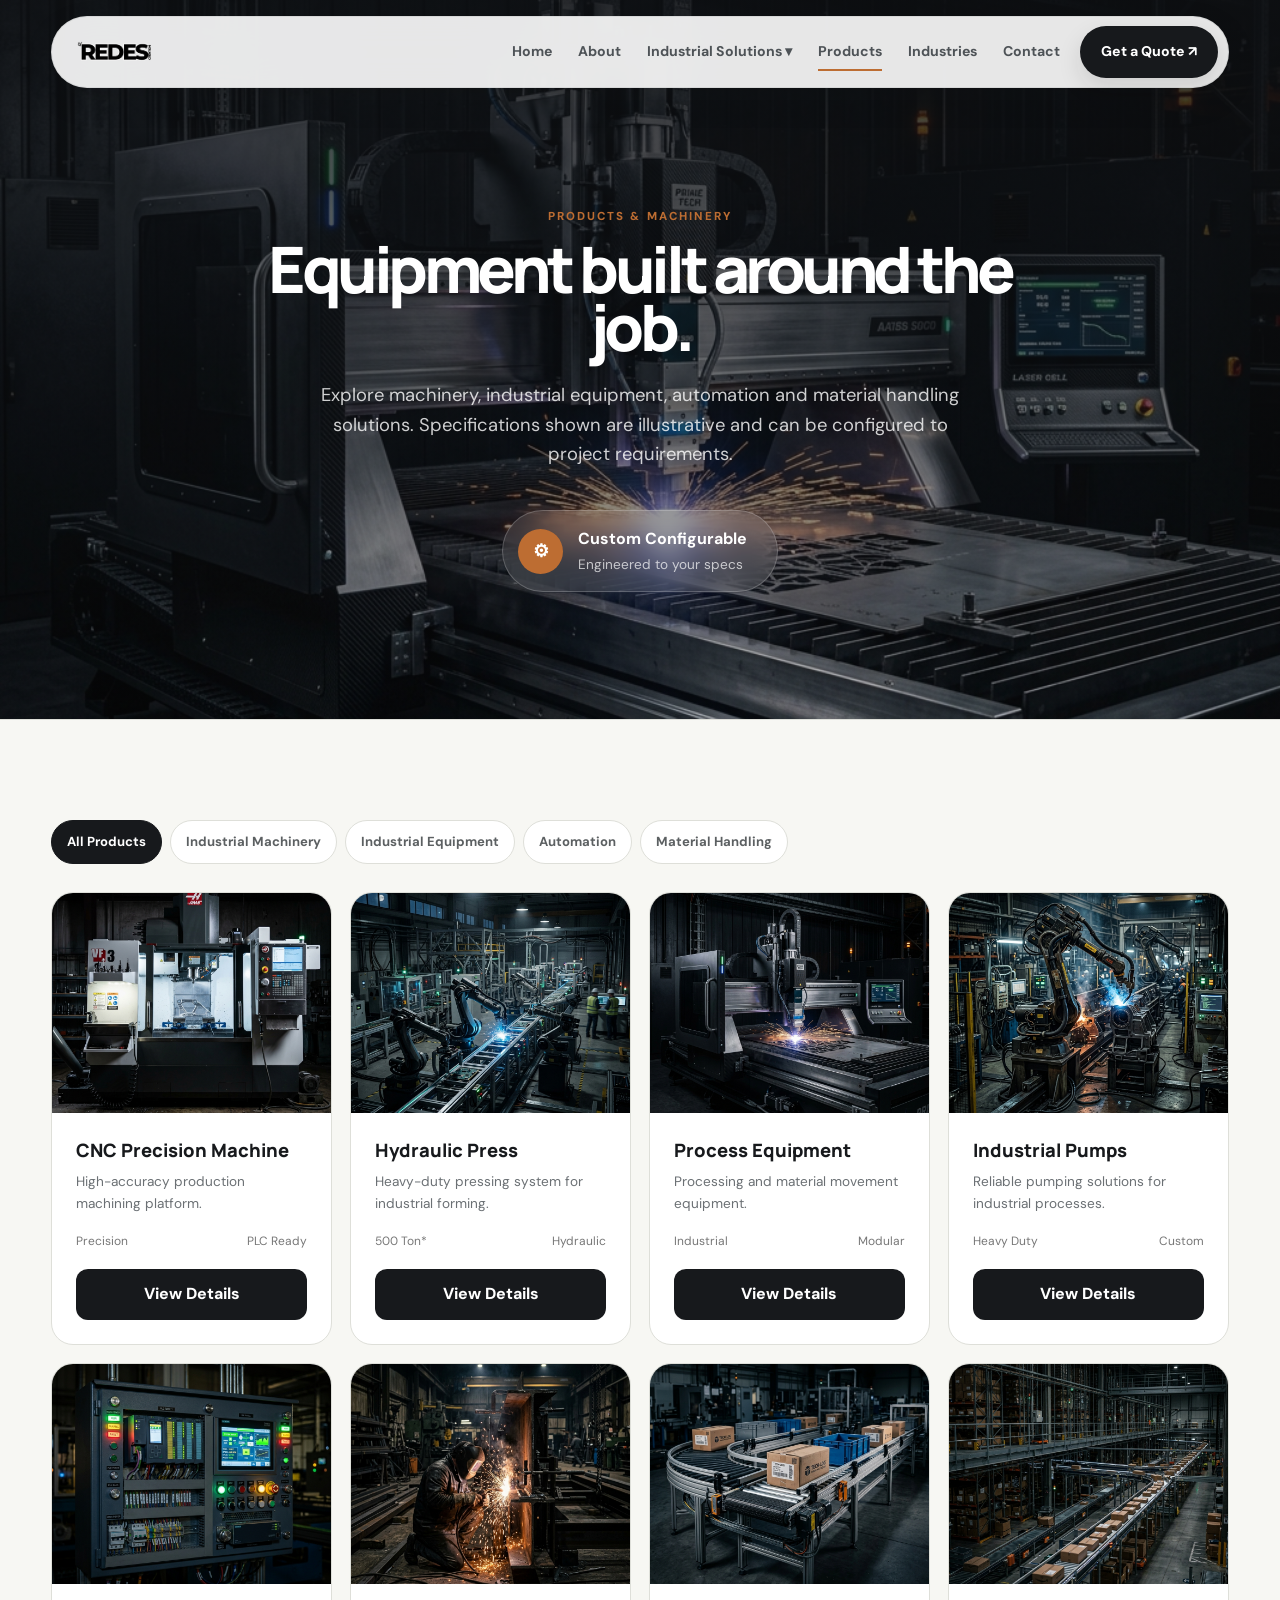
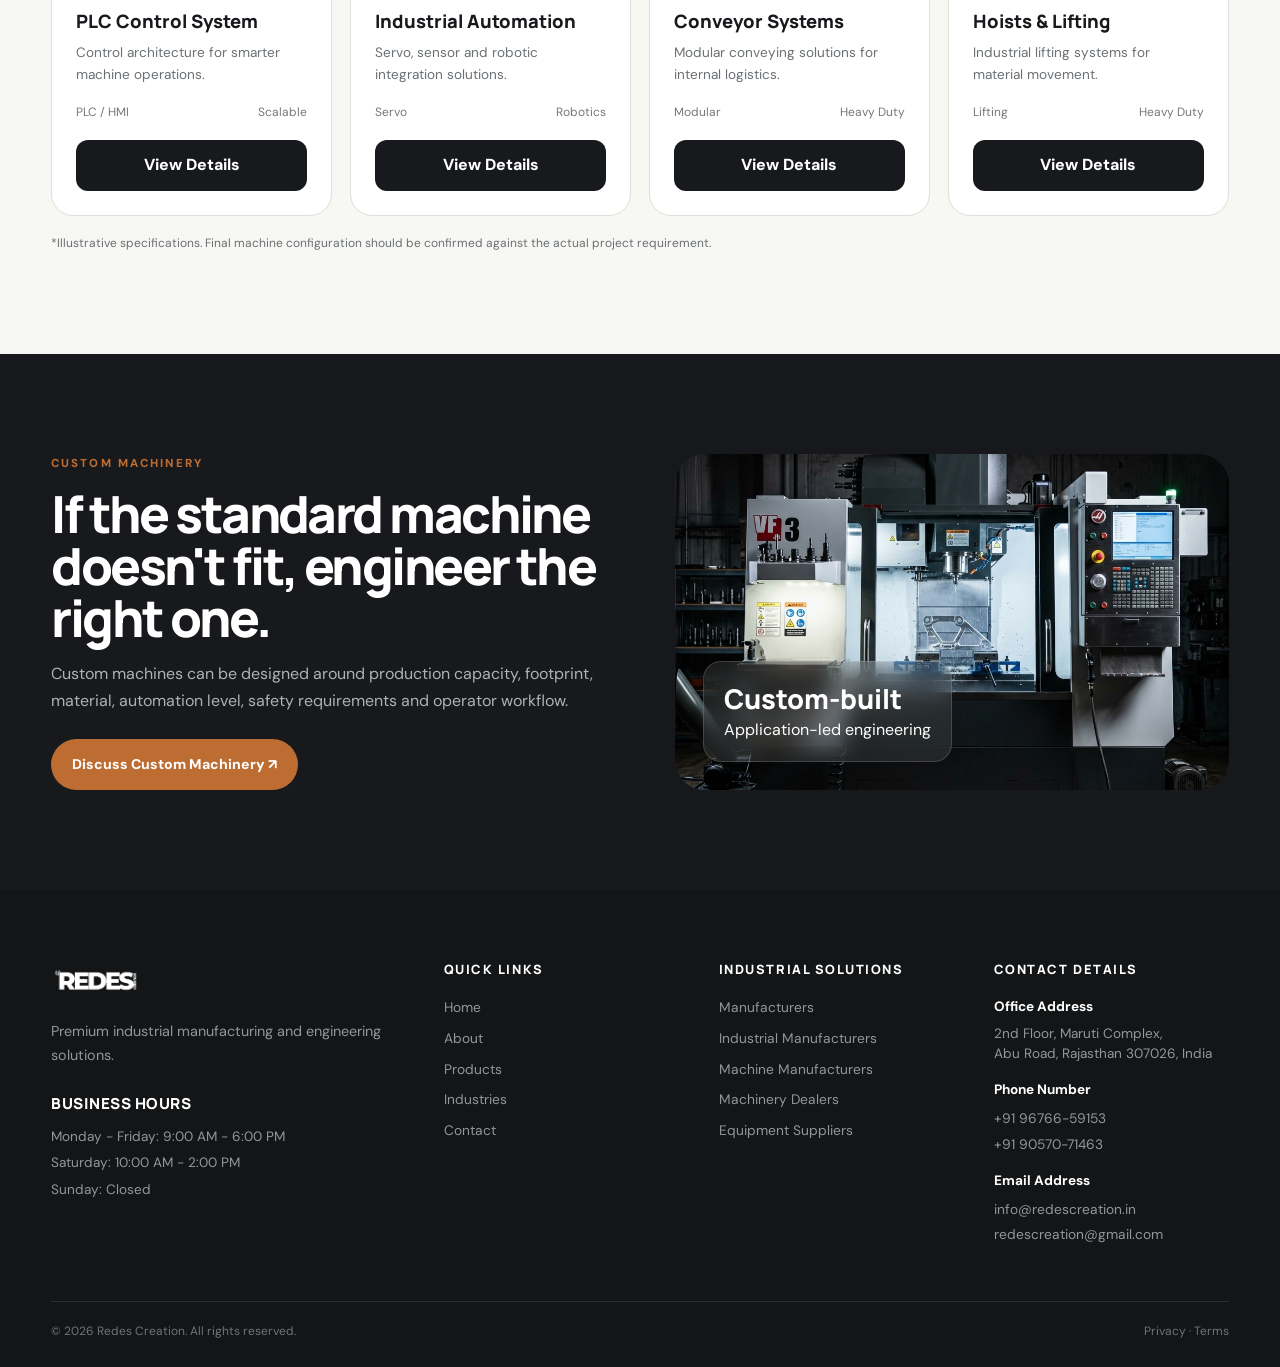
<file: products.html>
<!doctype html>
<html lang="en">

<head>
    <meta charset="utf-8">
    <meta name="viewport" content="width=device-width,initial-scale=1">
    <meta name="description" content="Industrial machinery, equipment, automation and material handling solutions.">
    <title>Products & Machinery — ForgeLine Industries</title>
    <link rel="stylesheet" href="css/style.css">
</head>

<body>
    <nav class="nav">
        <div class="container">
            <div class="nav-inner"><a class="logo" href="index.html"><img src="images/black-rc-logo.png"
                        alt="Redes Creation" style="height: 38px; width: auto;"></a>
                <div class="nav-links"><a href="index.html">Home</a><a href="about.html">About</a>
                    <div class="nav-dropdown">
                        <a href="manufacturers.html">Industrial Solutions ▾</a>
                        <div class="dropdown-content">
                            <a href="manufacturers.html">Manufacturers</a>
                            <a href="industrial-manufacturers.html">Industrial Manufacturers</a>
                            <a href="machine-manufacturers.html">Machine Manufacturers</a>
                            <a href="machinery-dealers.html">Machinery Dealers</a>
                            <a href="industrial-equipment-suppliers.html">Equipment Suppliers</a>
                        </div>
                    </div><a class="active" href="products.html">Products</a><a href="industries.html">Industries</a><a
                        href="contact.html">Contact</a>
                </div><a class="btn btn-primary nav-cta" href="contact.html">Get
                    a Quote ↗</a><button class="menu-btn">☰</button>
            </div>
        </div>
    </nav>
    <header class="page-hero"
        style="position: relative; min-height: 80vh; padding: 180px 0 100px; background: none; display: flex; align-items: flex-start; color: white;">
        <div style="position: absolute; inset: 0; z-index: 0;">
            <img src="images/product_processing.jpg" alt="Products & Machinery"
                style="width: 100%; height: 100%; object-fit: cover;">
            <div
                style="position: absolute; inset: 0; background: linear-gradient(to bottom, rgba(15, 17, 20, 0.85) 0%, rgba(15, 17, 20, 0.6) 50%, rgba(15, 17, 20, 0.3) 100%);">
            </div>
        </div>

        <div class="container" style="position: relative; z-index: 1;">
            <div style="max-width: 800px; margin: 0 auto; text-align: center;">
                <div class="eyebrow reveal" style="color: var(--accent);">Products & Machinery</div>
                <h1 class="reveal" style="color: white; font-size: clamp(3rem, 5vw, 4.5rem);">Equipment built around the
                    job.</h1>
                <p class="reveal"
                    style="color: rgba(255,255,255,0.8); margin-top: 24px; font-size: 1.15rem; line-height: 1.6; margin-inline: auto;">
                    Explore machinery, industrial equipment, automation and material handling solutions. Specifications
                    shown are illustrative and can be configured to project requirements.</p>

                <div class="reveal"
                    style="margin-top: 40px; display: inline-flex; align-items: center; gap: 15px; background: rgba(255,255,255,0.1); backdrop-filter: blur(12px); padding: 15px 30px 15px 15px; border-radius: 999px; border: 1px solid rgba(255,255,255,0.2); text-align: left;">
                    <div
                        style="width: 45px; height: 45px; background: var(--accent); border-radius: 50%; display: grid; place-items: center; color: white; font-weight: bold; font-size: 1.1rem;">
                        ⚙</div>
                    <div>
                        <h4 style="margin: 0; font-size: 1rem; color: white;">Custom Configurable</h4>
                        <p style="margin: 0; font-size: 0.85rem; color: rgba(255,255,255,0.7); margin-top: 2px;">
                            Engineered to your specs</p>
                    </div>
                </div>
            </div>
        </div>
    </header>
    <section class="section">
        <div class="container">
            <div class="product-filter reveal"><button class="filter active" data-filter="all">All
                    Products</button><button class="filter" data-filter="machine">Industrial Machinery</button><button
                    class="filter" data-filter="equipment">Industrial Equipment</button><button class="filter"
                    data-filter="automation">Automation</button><button class="filter" data-filter="handling">Material
                    Handling</button></div>
            <div class="product-grid">
                <article class="product reveal" data-category="machine">
                    <div class="product-visual" style="padding: 0; height: 220px; overflow: hidden; background: none;">
                        <img src="images/product_cnc.jpg" alt="CNC Precision Machine"
                            style="width: 100%; height: 100%; object-fit: cover; transition: transform 0.6s cubic-bezier(0.25, 1, 0.5, 1);"
                            onmouseover="this.style.transform='scale(1.08)'"
                            onmouseout="this.style.transform='scale(1)'">
                    </div>
                    <div class="product-info">
                        <h3>CNC Precision Machine</h3>
                        <p>High-accuracy production machining platform.</p>
                        <div class="product-meta"><span>Precision</span><span>PLC Ready</span></div><button
                            class="product-btn"
                            data-product='{"name":"CNC Precision Machine","desc":"A configurable precision machining platform for repeatable industrial production applications.","specs":{"Capacity":"Application dependent","Control":"CNC / PLC","Configuration":"Customizable","Application":"Precision machining"}}'>View
                            Details</button>
                    </div>
                </article>
                <article class="product reveal" data-category="machine">
                    <div class="product-visual" style="padding: 0; height: 220px; overflow: hidden; background: none;">
                        <img src="images/project_1.jpg" alt="Hydraulic Press"
                            style="width: 100%; height: 100%; object-fit: cover; transition: transform 0.6s cubic-bezier(0.25, 1, 0.5, 1);"
                            onmouseover="this.style.transform='scale(1.08)'"
                            onmouseout="this.style.transform='scale(1)'">
                    </div>
                    <div class="product-info">
                        <h3>Hydraulic Press</h3>
                        <p>Heavy-duty pressing system for industrial forming.</p>
                        <div class="product-meta"><span>500 Ton*</span><span>Hydraulic</span></div><button
                            class="product-btn"
                            data-product='{"name":"Industrial Hydraulic Press","desc":"Heavy-duty hydraulic press concept for forming, pressing and industrial production applications.","specs":{"Capacity":"Up to 500 Ton*","Motor":"30 HP*","Control":"PLC","Operation":"Hydraulic"}}'>View
                            Details</button>
                    </div>
                </article>
                <article class="product reveal" data-category="equipment">
                    <div class="product-visual" style="padding: 0; height: 220px; overflow: hidden; background: none;">
                        <img src="images/product_processing.jpg" alt="Process Equipment"
                            style="width: 100%; height: 100%; object-fit: cover; transition: transform 0.6s cubic-bezier(0.25, 1, 0.5, 1);"
                            onmouseover="this.style.transform='scale(1.08)'"
                            onmouseout="this.style.transform='scale(1)'">
                    </div>
                    <div class="product-info">
                        <h3>Process Equipment</h3>
                        <p>Processing and material movement equipment.</p>
                        <div class="product-meta"><span>Industrial</span><span>Modular</span></div><button
                            class="product-btn"
                            data-product='{"name":"Process Equipment","desc":"Configurable industrial process equipment for material handling, processing and production workflows.","specs":{"Configuration":"Modular","Drive":"Electric / Hydraulic","Material":"Project specific","Application":"Processing"}}'>View
                            Details</button>
                    </div>
                </article>
                <article class="product reveal" data-category="equipment">
                    <div class="product-visual" style="padding: 0; height: 220px; overflow: hidden; background: none;">
                        <img src="images/hero_machine.jpg" alt="Industrial Pumps"
                            style="width: 100%; height: 100%; object-fit: cover; transition: transform 0.6s cubic-bezier(0.25, 1, 0.5, 1);"
                            onmouseover="this.style.transform='scale(1.08)'"
                            onmouseout="this.style.transform='scale(1)'">
                    </div>
                    <div class="product-info">
                        <h3>Industrial Pumps</h3>
                        <p>Reliable pumping solutions for industrial processes.</p>
                        <div class="product-meta"><span>Heavy Duty</span><span>Custom</span></div><button
                            class="product-btn"
                            data-product='{"name":"Industrial Pumps","desc":"Industrial pumping solutions configurable around flow, pressure and process requirements.","specs":{"Type":"Project specific","Drive":"Electric","Flow":"Application dependent","Service":"Industrial"}}'>View
                            Details</button>
                    </div>
                </article>
                <article class="product reveal" data-category="automation">
                    <div class="product-visual" style="padding: 0; height: 220px; overflow: hidden; background: none;">
                        <img src="images/product_automation.jpg" alt="PLC Control System"
                            style="width: 100%; height: 100%; object-fit: cover; transition: transform 0.6s cubic-bezier(0.25, 1, 0.5, 1);"
                            onmouseover="this.style.transform='scale(1.08)'"
                            onmouseout="this.style.transform='scale(1)'">
                    </div>
                    <div class="product-info">
                        <h3>PLC Control System</h3>
                        <p>Control architecture for smarter machine operations.</p>
                        <div class="product-meta"><span>PLC / HMI</span><span>Scalable</span></div><button
                            class="product-btn"
                            data-product='{"name":"PLC Control System","desc":"Scalable control architecture for industrial machines and production systems.","specs":{"Control":"PLC / HMI","Connectivity":"Industrial protocols","Expansion":"Modular","Application":"Automation"}}'>View
                            Details</button>
                    </div>
                </article>
                <article class="product reveal" data-category="automation">
                    <div class="product-visual" style="padding: 0; height: 220px; overflow: hidden; background: none;">
                        <img src="images/project_2.jpg" alt="Industrial Automation"
                            style="width: 100%; height: 100%; object-fit: cover; transition: transform 0.6s cubic-bezier(0.25, 1, 0.5, 1);"
                            onmouseover="this.style.transform='scale(1.08)'"
                            onmouseout="this.style.transform='scale(1)'">
                    </div>
                    <div class="product-info">
                        <h3>Industrial Automation</h3>
                        <p>Servo, sensor and robotic integration solutions.</p>
                        <div class="product-meta"><span>Servo</span><span>Robotics</span></div><button
                            class="product-btn"
                            data-product='{"name":"Industrial Automation","desc":"Automation integration combining sensing, motion control and robotic concepts.","specs":{"Systems":"Servo / Robotics","Control":"PLC","Integration":"Custom","Application":"Production automation"}}'>View
                            Details</button>
                    </div>
                </article>
                <article class="product reveal" data-category="handling">
                    <div class="product-visual" style="padding: 0; height: 220px; overflow: hidden; background: none;">
                        <img src="images/product_handling.jpg" alt="Conveyor Systems"
                            style="width: 100%; height: 100%; object-fit: cover; transition: transform 0.6s cubic-bezier(0.25, 1, 0.5, 1);"
                            onmouseover="this.style.transform='scale(1.08)'"
                            onmouseout="this.style.transform='scale(1)'">
                    </div>
                    <div class="product-info">
                        <h3>Conveyor Systems</h3>
                        <p>Modular conveying solutions for internal logistics.</p>
                        <div class="product-meta"><span>Modular</span><span>Heavy Duty</span></div><button
                            class="product-btn"
                            data-product='{"name":"Conveyor Systems","desc":"Modular conveying systems designed for efficient movement of materials within industrial facilities.","specs":{"Type":"Belt / Roller","Drive":"Electric","Configuration":"Custom","Application":"Material handling"}}'>View
                            Details</button>
                    </div>
                </article>
                <article class="product reveal" data-category="handling">
                    <div class="product-visual" style="padding: 0; height: 220px; overflow: hidden; background: none;">
                        <img src="images/project_3.jpg" alt="Hoists & Lifting"
                            style="width: 100%; height: 100%; object-fit: cover; transition: transform 0.6s cubic-bezier(0.25, 1, 0.5, 1);"
                            onmouseover="this.style.transform='scale(1.08)'"
                            onmouseout="this.style.transform='scale(1)'">
                    </div>
                    <div class="product-info">
                        <h3>Hoists & Lifting</h3>
                        <p>Industrial lifting systems for material movement.</p>
                        <div class="product-meta"><span>Lifting</span><span>Heavy Duty</span></div><button
                            class="product-btn"
                            data-product='{"name":"Hoists & Lifting Systems","desc":"Industrial lifting equipment for safe and efficient material movement.","specs":{"Type":"Electric / Manual","Capacity":"Project specific","Mounting":"Custom","Application":"Material handling"}}'>View
                            Details</button>
                    </div>
                </article>
            </div>
            <p style="font-size:.75rem;color:var(--muted);margin-top:18px">*Illustrative specifications. Final machine
                configuration should be confirmed against the actual project requirement.</p>
        </div>
    </section>
    <section class="section dark">
        <div class="container split">
            <div class="reveal">
                <div class="eyebrow">Custom machinery</div>
                <h2 style="font:800 clamp(2.4rem,4vw,4.3rem)/1.02 'Manrope';letter-spacing:-.05em">If the standard
                    machine doesn't fit, engineer the right one.</h2>
                <p style="color:#aeb2b4;margin-top:18px">Custom machines can be designed around production capacity,
                    footprint, material, automation level, safety requirements and operator workflow.</p><a
                    class="btn btn-copper" style="margin-top:25px" href="contact.html">Discuss Custom Machinery ↗</a>
            </div>
            <div class="visual-card visual-card-modified reveal">
                <img class="visual-card-img" src="images/product_cnc.jpg" alt="Custom Machinery">
                <div class="badge visual-card-badge"><strong>Custom-built</strong>Application-led engineering</div>
            </div>
        </div>
    </section>
    <div class="modal">
        <div class="modal-box"><button class="close">×</button>
            <div class="eyebrow">Product details</div>
            <h2 id="modalTitle"></h2>
            <p id="modalDesc"></p>
            <div class="specs" id="modalSpecs"></div><a class="btn btn-primary" href="contact.html">Request a Quote
                ↗</a>
        </div>
    </div>
    <footer class="footer">
        <div class="container footer-grid">
            <div class="footer-brand"><a class="logo" href="index.html"><img src="images/white-rc-logo.png"
                        alt="Redes Creation" style="height: 42px; width: auto;"></a>
                <p>Premium industrial manufacturing and engineering solutions.</p>
                <div style="margin-top: 25px;">
                    <h4 style="color: white; font-size: 0.95rem; margin-bottom: 12px; letter-spacing: 0.5px;">Business
                        Hours</h4>
                    <p style="font-size: 0.85rem; margin: 4px 0; color: #92979a;">Monday - Friday: 9:00 AM - 6:00 PM</p>
                    <p style="font-size: 0.85rem; margin: 4px 0; color: #92979a;">Saturday: 10:00 AM - 2:00 PM</p>
                    <p style="font-size: 0.85rem; margin: 4px 0; color: #92979a;">Sunday: Closed</p>
                </div>
            </div>
            <div>
                <h4>Quick Links</h4>
                <a href="index.html">Home</a>
                <a href="about.html">About</a>
                <a href="products.html">Products</a>
                <a href="industries.html">Industries</a>
                <a href="contact.html">Contact</a>
            </div>
            <div>
                <h4>Industrial Solutions</h4>
                <a href="manufacturers.html">Manufacturers</a>
                <a href="industrial-manufacturers.html">Industrial Manufacturers</a>
                <a href="machine-manufacturers.html">Machine Manufacturers</a>
                <a href="machinery-dealers.html">Machinery Dealers</a>
                <a href="industrial-equipment-suppliers.html">Equipment Suppliers</a>
            </div>
            <div>
                <h4>Contact Details</h4>
                <div style="margin-bottom: 15px;">
                    <h5 style="color: white; font-size: 0.85rem; margin: 0 0 5px 0;">Office Address</h5>
                    <p style="font-size: 0.85rem; color: #92979a; margin: 0; line-height: 1.5;">2nd Floor, Maruti
                        Complex,<br>Abu Road, Rajasthan 307026, India</p>
                </div>
                <div style="margin-bottom: 15px;">
                    <h5 style="color: white; font-size: 0.85rem; margin: 0 0 5px 0;">Phone Number</h5>
                    <a href="tel:+919676659153" style="margin: 0 0 3px 0 !important;">+91 96766-59153</a>
                    <a href="tel:+919057071463" style="margin: 0 !important;">+91 90570-71463</a>
                </div>
                <div>
                    <h5 style="color: white; font-size: 0.85rem; margin: 0 0 5px 0;">Email Address</h5>
                    <a href="mailto:info@redescreation.in"
                        style="margin: 0 0 3px 0 !important;">info@redescreation.in</a>
                    <a href="mailto:redescreation@gmail.com" style="margin: 0 !important;">redescreation@gmail.com</a>
                </div>
            </div>
        </div>
        <div class="container footer-bottom"><span>© 2026 Redes Creation. All rights reserved.</span><span>Privacy
                · Terms</span></div>
    </footer>
    <script src="js/script.js"></script>
</body>

</html>
</file>
<file: css/style.css>
@import url('https://fonts.googleapis.com/css2?family=DM+Sans:wght@400;500;600;700&family=Manrope:wght@500;600;700;800&display=swap');

:root {
  --ink: #17191c;
  --ink-2: #25292d;
  --paper: #f7f7f3;
  --white: #ffffff;
  --muted: #6b7074;
  --line: #dedfd9;
  --accent: #bd6d32;
  --accent-dark: #9e5625;
  --accent-soft: #f1dfd0;
  --soft: #ecece6;
  --success: #287a56;
  --shadow: 0 24px 70px rgba(23, 25, 28, .11);
  --radius: 24px;
  --ease: cubic-bezier(.2, .8, .2, 1);
}

* {
  box-sizing: border-box;
  margin: 0;
  padding: 0
}

html {
  scroll-behavior: smooth
}

body {
  font-family: 'DM Sans', sans-serif;
  background: var(--paper);
  color: var(--ink);
  line-height: 1.65;
  overflow-x: hidden;
}

body.no-scroll {
  overflow: hidden
}

img {
  max-width: 100%;
  display: block
}

a {
  text-decoration: none;
  color: inherit
}

button,
input,
textarea,
select {
  font: inherit
}

button {
  cursor: pointer;
  border: 0
}

.container {
  width: min(1180px, 92%);
  margin: auto
}

.section {
  padding: 100px 0
}

.section-sm {
  padding: 70px 0
}

.eyebrow {
  font-size: .72rem;
  letter-spacing: .18em;
  text-transform: uppercase;
  color: var(--accent);
  font-weight: 800;
  margin-bottom: 14px
}

.section-head {
  max-width: 760px;
  margin-bottom: 46px
}

.section-head h2 {
  font: 800 clamp(2.2rem, 4vw, 4rem)/1.03 'Manrope', sans-serif;
  letter-spacing: -.055em
}

.section-head p {
  color: var(--muted);
  margin-top: 18px;
  font-size: 1.02rem;
  max-width: 680px
}

.center {
  text-align: center;
  margin-inline: auto
}

.muted {
  color: var(--muted)
}

.dark {
  background: var(--ink);
  color: var(--white)
}

.dark .section-head p {
  color: #aeb2b4
}

.btn {
  display: inline-flex;
  align-items: center;
  justify-content: center;
  gap: 10px;
  padding: 14px 21px;
  border-radius: 999px;
  font-weight: 800;
  font-size: .88rem;
  white-space: nowrap;
  transition: transform .3s var(--ease), background .3s, color .3s, box-shadow .3s
}

.btn:hover {
  transform: translateY(-3px)
}

.btn-primary {
  background: var(--ink);
  color: #fff;
  box-shadow: 0 10px 25px rgba(23, 25, 28, .12)
}

.btn-primary:hover {
  background: var(--accent)
}

.btn-light {
  background: #fff;
  color: var(--ink)
}

.btn-light:hover {
  box-shadow: 0 12px 30px rgba(0, 0, 0, .12)
}

.btn-outline {
  border: 1px solid rgba(255, 255, 255, .28);
  color: #fff
}

.btn-outline:hover {
  background: #fff;
  color: var(--ink)
}

.btn-copper {
  background: var(--accent);
  color: #fff
}

.btn-copper:hover {
  background: var(--accent-dark)
}

.btn-soft {
  background: var(--accent-soft);
  color: var(--accent-dark)
}

.btn-soft:hover {
  background: var(--accent);
  color: #fff
}

.nav {
  position: fixed;
  z-index: 100;
  top: 16px;
  left: 0;
  right: 0
}

.nav-inner {
  height: 72px;
  background: rgba(255, 255, 255, .9);
  backdrop-filter: blur(18px);
  border: 1px solid rgba(23, 25, 28, .08);
  border-radius: 999px;
  display: flex;
  align-items: center;
  padding: 0 10px 0 22px;
  box-shadow: 0 12px 35px rgba(23, 25, 28, .08)
}

.logo {
  display: flex;
  align-items: center;
  gap: 10px;
  font: 800 1.08rem 'Manrope', sans-serif;
  letter-spacing: -.04em;
  margin-right: auto;
  white-space: nowrap
}

.logo-mark {
  width: 36px;
  height: 36px;
  border-radius: 12px;
  background: var(--ink);
  display: grid;
  place-items: center;
  color: #fff;
  font-weight: 800;
  position: relative;
  overflow: hidden
}

.logo-mark:after {
  content: '';
  width: 14px;
  height: 14px;
  border: 2px solid var(--accent-soft);
  transform: rotate(45deg)
}

.nav-links {
  display: flex;
  gap: 26px;
  align-items: center;
  font-size: .88rem;
  font-weight: 700
}

.nav-links a {
  color: #4e5357;
  position: relative
}

.nav-links a:after {
  content: '';
  position: absolute;
  left: 0;
  bottom: -7px;
  width: 0;
  height: 2px;
  background: var(--accent);
  transition: .3s var(--ease)
}

.nav-links a:hover:after,
.nav-links a.active:after {
  width: 100%
}

.nav-dropdown {
  position: relative;
  display: inline-flex;
  align-items: center;
}

.dropdown-content {
  display: none;
  position: absolute;
  top: 100%;
  left: 50%;
  transform: translateX(-50%);
  background-color: #fff;
  min-width: 260px;
  box-shadow: 0px 12px 35px rgba(23, 25, 28, .12);
  border-radius: 16px;
  padding: 12px 0;
  z-index: 101;
  border: 1px solid rgba(23, 25, 28, .08);
  margin-top: 15px;
}

.dropdown-content::before {
  content: '';
  position: absolute;
  top: -15px;
  left: 0;
  width: 100%;
  height: 15px;
  background: transparent;
}

.dropdown-content a {
  color: #4e5357 !important;
  padding: 10px 24px;
  display: block;
  font-size: 0.85rem;
  font-weight: 700;
  transition: .2s var(--ease);
}

.dropdown-content a:after {
  display: none !important;
}

.dropdown-content a:hover {
  color: var(--accent) !important;
  background-color: #fbfbf9;
}

.nav-dropdown:hover .dropdown-content {
  display: block;
}

.nav-cta {
  margin-left: 20px
}

.menu-btn {
  display: none;
  background: var(--ink);
  color: #fff;
  width: 44px;
  height: 44px;
  border-radius: 50%;
  font-size: 1.1rem
}

.hero {
  min-height: 800px;
  padding: 170px 0 90px;
  display: grid;
  place-items: center;
  overflow: hidden;
  position: relative;
  background: radial-gradient(circle at 82% 18%, #fff 0, #f5f5f0 38%, #e8e8e1 100%)
}

.hero:before {
  content: '';
  position: absolute;
  width: 650px;
  height: 650px;
  border-radius: 50%;
  border: 1px solid rgba(23, 25, 28, .07);
  right: -190px;
  top: 70px
}

.hero-grid {
  display: grid;
  grid-template-columns: 1.05fr .95fr;
  gap: 70px;
  align-items: center;
  position: relative;
  z-index: 1
}

.hero h1 {
  font: 800 clamp(3.5rem, 6.8vw, 6.8rem)/.9 'Manrope', sans-serif;
  letter-spacing: -.07em;
  max-width: 780px
}

.hero h1 span {
  color: var(--accent)
}

.hero-copy {
  max-width: 640px
}

.hero-copy>p {
  color: var(--muted);
  font-size: 1.08rem;
  max-width: 590px;
  margin: 25px 0 30px
}

.hero-actions {
  display: flex;
  gap: 12px;
  flex-wrap: wrap
}

.hero-note {
  display: flex;
  gap: 28px;
  margin-top: 38px;
  color: #5d6266;
  font-size: .82rem
}

.hero-note strong {
  display: block;
  color: var(--ink);
  font-size: 1rem
}

.machine-scene {
  min-height: 500px;
  border-radius: 34px;
  background: linear-gradient(145deg, #1b1e21, #33383d);
  position: relative;
  overflow: hidden;
  box-shadow: var(--shadow);
  transform: rotate(1deg);
  border: 1px solid rgba(255, 255, 255, .1)
}

.machine-scene:before {
  content: '';
  position: absolute;
  inset: 0;
  background: linear-gradient(120deg, transparent 35%, rgba(255, 255, 255, .08), transparent 65%);
  animation: sweep 6s infinite
}

.machine-grid {
  position: absolute;
  inset: 0;
  background-image: linear-gradient(rgba(255, 255, 255, .05) 1px, transparent 1px),
    linear-gradient(90deg, rgba(255, 255, 255, .05) 1px, transparent 1px);
  background-size: 42px 42px;
  transform: perspective(500px) rotateX(55deg) scale(1.4);
  transform-origin: center bottom;
  opacity: .55
}

.machine {
  position: absolute;
  left: 12%;
  right: 12%;
  bottom: 15%;
  height: 53%;
  border: 2px solid #8c9396;
  border-radius: 18px;
  background: linear-gradient(145deg, #42494d, #17191c);
  box-shadow: 0 25px 50px rgba(0, 0, 0, .35)
}

.machine-top {
  position: absolute;
  left: 10%;
  right: 10%;
  top: -18%;
  height: 26%;
  border-radius: 14px;
  background: #575e61;
  border: 2px solid #9da3a5
}

.machine-arm {
  position: absolute;
  width: 22%;
  height: 70%;
  right: 8%;
  top: 8%;
  border: 12px solid #858c8f;
  border-bottom-width: 0;
  border-radius: 12px 12px 0 0;
  transform: skew(-10deg)
}

.machine-screen {
  position: absolute;
  left: 9%;
  top: 22%;
  width: 25%;
  height: 32%;
  border: 2px solid #697175;
  border-radius: 10px;
  background: linear-gradient(135deg, #172126, #32464d);
  box-shadow: inset 0 0 25px rgba(91, 174, 196, .15)
}

.machine-screen:after {
  content: 'SYSTEM READY';
  position: absolute;
  left: 12px;
  top: 12px;
  font-size: 9px;
  letter-spacing: .15em;
  color: #a9d2d7
}

.machine-base {
  position: absolute;
  left: 8%;
  right: 8%;
  bottom: 7%;
  height: 13%;
  border-radius: 8px;
  background: #0e1012
}

.machine-light {
  position: absolute;
  right: 12%;
  top: 19%;
  width: 12px;
  height: 12px;
  border-radius: 50%;
  background: #e4a06c;
  box-shadow: 0 0 20px #d78549
}

.stats {
  background: #fff;
  border-block: 1px solid var(--line)
}

.stats-grid {
  display: grid;
  grid-template-columns: repeat(4, 1fr)
}

.stat {
  padding: 32px 26px;
  border-right: 1px solid var(--line)
}

.stat:last-child {
  border-right: 0
}

.stat strong {
  font: 800 2.4rem 'Manrope', sans-serif
}

.stat span {
  display: block;
  color: var(--muted);
  font-size: .85rem;
  margin-top: 4px
}

.cards {
  display: grid;
  grid-template-columns: repeat(3, 1fr);
  gap: 18px
}

.card {
  background: #fff;
  border: 1px solid var(--line);
  border-radius: var(--radius);
  padding: 28px;
  transition: .35s var(--ease);
  position: relative;
  overflow: hidden
}

.card:before {
  content: '';
  position: absolute;
  inset: 0;
  background: linear-gradient(135deg, rgba(189, 109, 50, .06), transparent 40%);
  opacity: 0;
  transition: .35s
}

.card:hover {
  transform: translateY(-15px) scale(1.03) rotateX(4deg);
  box-shadow: 0 30px 60px rgba(0, 0, 0, 0.12), 0 15px 25px rgba(0, 0, 0, 0.08);
  border-color: var(--accent);
  transform-style: preserve-3d;
  perspective: 1000px;
}

.card:hover:before {
  opacity: 1
}

.card>* {
  position: relative;
  z-index: 1
}

.card-number {
  font: 700 .8rem 'Manrope', sans-serif;
  color: #9a9d9d
}

.card h3 {
  font: 800 1.35rem 'Manrope', sans-serif;
  margin: 55px 0 12px;
  letter-spacing: -.03em
}

.card p {
  color: var(--muted);
  font-size: .92rem
}

.card-link {
  display: inline-flex;
  margin-top: 22px;
  color: var(--accent);
  font-weight: 800;
  font-size: .85rem
}

.card-icon {
  position: absolute;
  right: 22px;
  top: 20px;
  width: 58px;
  height: 58px;
  border-radius: 18px;
  background: var(--soft);
  display: grid;
  place-items: center;
  color: var(--accent);
  font-size: 1.35rem
}

.dark .card {
  background: #202327;
  border-color: #303438
}

.dark .card p {
  color: #aeb2b4
}

.dark .card-icon {
  background: #2a2e32
}

.dark .card:hover {
  background: #282c30;
  border-color: rgba(255, 255, 255, 0.25);
  box-shadow: 0 30px 50px rgba(0, 0, 0, 0.5), 0 15px 20px rgba(0, 0, 0, 0.3);
}

.product-filter {
  display: flex;
  gap: 8px;
  flex-wrap: wrap;
  margin-bottom: 28px
}

.filter {
  padding: 10px 15px;
  border: 1px solid var(--line);
  border-radius: 999px;
  background: #fff;
  color: #5c6062;
  font-weight: 700;
  font-size: .82rem;
  transition: .25s
}

.filter.active,
.filter:hover {
  background: var(--ink);
  color: #fff;
  border-color: var(--ink)
}

.product-grid {
  display: grid;
  grid-template-columns: repeat(4, 1fr);
  gap: 18px
}

.product {
  background: #fff;
  border: 1px solid var(--line);
  border-radius: 22px;
  overflow: hidden;
  transition: .3s var(--ease);
  color: var(--ink);
  /* Force dark text color inside white cards */
  display: flex;
  flex-direction: column;
  height: 100%;
}

.product:hover {
  transform: translateY(-7px);
  box-shadow: var(--shadow)
}

.product-visual {
  height: 205px;
  background: #f4f4f4; /* Fallback background */
  position: relative;
  display: flex;
  align-items: center;
  justify-content: center;
  overflow: hidden;
}

.product-img {
  transition: transform 0.6s cubic-bezier(0.175, 0.885, 0.32, 1.275);
}

/* Hover Effect: Just zoom in the image */
.product:hover .product-img {
  transform: scale(1.15) rotate(1deg);
}

.product-info {
  padding: 24px;
  display: flex;
  flex-direction: column;
  flex-grow: 1;
}

.product-info h3 {
  font: 800 1.15rem 'Manrope', sans-serif;
  color: var(--ink);
  /* Force visibility */
  margin-bottom: 8px;
}

.product-info p {
  font-size: .85rem;
  color: var(--muted);
  margin: 0 0 16px 0;
  flex-grow: 1;
  /* Pushes meta and button to the bottom */
}

.product-meta {
  display: flex;
  justify-content: space-between;
  font-size: .75rem;
  color: #777;
  gap: 10px;
  margin-bottom: 18px;
  /* Safe space before button */
}

.product-btn {
  display: block;
  width: 100%;
  background: var(--ink);
  color: #fff;
  padding: 12px;
  border-radius: 12px;
  font-weight: 800;
  border: none;
  text-align: center;
  transition: .25s;
  cursor: pointer;
}

.product-btn:hover {
  background: var(--accent)
}

.industries {
  background: #e9e9e3
}

.industry-grid {
  display: grid;
  grid-template-columns: repeat(4, 1fr);
  gap: 1px;
  background: #cfd0ca;
  border: 1px solid #cfd0ca
}

.industry {
  background: #e9e9e3;
  padding: 28px;
  min-height: 180px;
  transition: transform .4s cubic-bezier(0.175, 0.885, 0.32, 1.275), box-shadow .4s cubic-bezier(0.175, 0.885, 0.32, 1.275), background .4s, border-radius .4s;
  position: relative;
  z-index: 1;
}

.industry:hover {
  background: #fff;
  transform: translateY(-14px) scale(1.03);
  box-shadow:
    0 8px 20px rgba(0, 0, 0, 0.06),
    0 20px 45px rgba(0, 0, 0, 0.15),
    0 40px 80px rgba(0, 0, 0, 0.2);
  z-index: 10;
  border-radius: 16px;
}

.industry h3 {
  font: 800 1.1rem 'Manrope', sans-serif;
  margin-top: 42px
}

.industry p {
  font-size: .8rem;
  color: var(--muted);
  margin-top: 6px
}

.split {
  display: grid;
  grid-template-columns: 1fr 1fr;
  gap: 70px;
  align-items: center
}

.visual-card {
  border-radius: 30px;
  background: #25292d;
  min-height: 520px;
  position: relative;
  overflow: hidden;
  box-shadow: var(--shadow)
}

.visual-card:before {
  content: 'ENGINEERED';
  position: absolute;
  right: -40px;
  top: 45px;
  font: 800 7rem 'Manrope';
  color: rgba(255, 255, 255, .035);
  letter-spacing: -.08em;
  transform: rotate(90deg)
}

.visual-card .rings {
  position: absolute;
  width: 500px;
  height: 500px;
  border: 1px solid rgba(255, 255, 255, .12);
  border-radius: 50%;
  left: 50%;
  top: 50%;
  transform: translate(-50%, -50%);
  box-shadow: 0 0 0 60px rgba(255, 255, 255, .02), 0 0 0 120px rgba(255, 255, 255, .018)
}

.visual-card .badge {
  position: absolute;
  left: 28px;
  bottom: 28px;
  background: rgba(255, 255, 255, .09);
  border: 1px solid rgba(255, 255, 255, .15);
  backdrop-filter: blur(12px);
  padding: 18px 20px;
  border-radius: 18px;
  color: #fff
}

.visual-card .badge strong {
  display: block;
  font: 800 1.7rem 'Manrope', sans-serif
}

.cap-list {
  display: grid;
  grid-template-columns: 1fr 1fr;
  gap: 12px;
  margin-top: 30px
}

.cap {
  padding: 18px;
  border: 1px solid var(--line);
  background: #fff;
  border-radius: 16px;
  transition: .3s
}

.cap:hover {
  transform: translateY(-3px);
  box-shadow: 0 10px 25px rgba(0, 0, 0, .06)
}

.cap strong {
  font: 800 .9rem 'Manrope', sans-serif
}

.cap span {
  display: block;
  color: var(--muted);
  font-size: .76rem;
  margin-top: 4px
}

.process {
  display: grid;
  grid-template-columns: repeat(4, 1fr);
  gap: 12px
}

.process-item {
  padding: 25px;
  border: 1px solid #363a3e;
  border-radius: 18px;
  background: #1e2124;
  transition: transform 0.5s cubic-bezier(0.25, 1, 0.5, 1), background 0.5s, border-color 0.5s, box-shadow 0.5s;
}

.process-item:hover {
  transform: perspective(1000px) translateY(-12px) rotateX(4deg) scale(1.03);
  background: #2a2e33;
  border-color: rgba(255, 255, 255, 0.25);
  box-shadow: 0 30px 50px rgba(0, 0, 0, 0.4), 0 15px 20px rgba(0, 0, 0, 0.2);
  z-index: 10;
  position: relative;
}

.process-item .num {
  color: var(--accent-soft);
  font: 800 .8rem 'Manrope'
}

.process-item h3 {
  font: 800 1rem 'Manrope', sans-serif;
  margin-top: 34px
}

.process-item p {
  color: #aeb2b4;
  font-size: .78rem;
  margin-top: 7px
}

.page-hero {
  padding: 170px 0 80px;
  background: radial-gradient(circle at 75% 25%, #fff, #efefe9 58%, #e7e7e0);
  border-bottom: 1px solid var(--line)
}

.page-hero h1 {
  font: 800 clamp(3rem, 6vw, 6rem)/.92 'Manrope';
  letter-spacing: -.07em;
  max-width: 900px
}

.page-hero p {
  max-width: 680px;
  color: var(--muted);
  margin-top: 22px;
  font-size: 1.05rem
}

.timeline {
  display: grid;
  gap: 12px
}

.timeline-item {
  display: grid;
  grid-template-columns: 100px 1fr;
  gap: 20px;
  padding: 22px 0;
  border-bottom: 1px solid var(--line)
}

.timeline-item .num {
  font: 800 .8rem 'Manrope';
  color: var(--accent)
}

.timeline-item h3 {
  font: 800 1.1rem 'Manrope'
}

.timeline-item p {
  color: var(--muted);
  font-size: .9rem;
  margin-top: 5px
}

.cta {
  padding: 70px 0;
  background: var(--accent);
  color: #fff
}

.cta-inner {
  display: flex;
  align-items: center;
  justify-content: space-between;
  gap: 30px
}

.cta h2 {
  font: 800 clamp(2.3rem, 4vw, 4rem)/1 'Manrope';
  letter-spacing: -.05em
}

.cta p {
  opacity: .85;
  margin-top: 12px
}

.footer {
  background: #131517;
  color: #fff;
  padding: 70px 0 25px
}

.footer-grid {
  display: grid;
  grid-template-columns: 1.5fr repeat(3, 1fr);
  gap: 40px
}

.footer-brand p {
  color: #92979a;
  max-width: 360px;
  margin-top: 18px;
  font-size: .9rem
}

.footer h4 {
  font: 800 .8rem 'Manrope';
  text-transform: uppercase;
  letter-spacing: .12em;
  margin-bottom: 18px;
  color: #fff
}

.footer-grid>div:not(.footer-brand) a {
  display: block;
  color: #92979a;
  margin: 8px 0;
  font-size: .86rem;
  transition: .2s
}

.footer-grid>div:not(.footer-brand) a:hover {
  color: #fff;
  transform: translateX(3px)
}

.footer-bottom {
  display: flex;
  justify-content: space-between;
  gap: 20px;
  border-top: 1px solid #292d30;
  margin-top: 55px;
  padding-top: 20px;
  color: #6f7478;
  font-size: .75rem
}

.form-card {
  background: #fff;
  border: 1px solid var(--line);
  border-radius: 28px;
  padding: 34px;
  box-shadow: 0 15px 45px rgba(23, 25, 28, .06)
}

.form-grid {
  display: grid;
  grid-template-columns: 1fr 1fr;
  gap: 18px
}

.field {
  display: flex;
  flex-direction: column;
  gap: 7px
}

.field.full {
  grid-column: 1/-1
}

.field label {
  font-weight: 800;
  font-size: .78rem
}

.field input,
.field textarea,
.field select {
  width: 100%;
  border: 1px solid var(--line);
  background: #fafaf7;
  border-radius: 13px;
  padding: 13px 14px;
  outline: 0;
  color: var(--ink);
  transition: .2s
}

.field textarea {
  min-height: 140px;
  resize: vertical
}

.field input:focus,
.field textarea:focus,
.field select:focus {
  border-color: var(--accent);
  box-shadow: 0 0 0 4px rgba(189, 109, 50, .1);
  background: #fff
}

.form-note {
  font-size: .75rem;
  color: var(--muted);
  margin-top: 12px
}

.contact-grid {
  display: grid;
  grid-template-columns: .75fr 1.25fr;
  gap: 30px;
  align-items: start
}

.contact-cards {
  display: grid;
  gap: 12px
}

.contact-card {
  background: #fff;
  border: 1px solid var(--line);
  border-radius: 20px;
  padding: 24px
}

.contact-card strong {
  font: 800 1rem 'Manrope'
}

.contact-card span {
  display: block;
  color: var(--muted);
  font-size: .86rem;
  margin-top: 6px
}

.map-placeholder {
  min-height: 300px;
  border-radius: 24px;
  background: #dfe0da;
  display: grid;
  place-items: center;
  border: 1px solid var(--line);
  position: relative;
  overflow: hidden
}

.map-placeholder:before {
  content: '';
  position: absolute;
  inset: 0;
  background-image: linear-gradient(rgba(23, 25, 28, .06) 1px, transparent 1px),
    linear-gradient(90deg, rgba(23, 25, 28, .06) 1px, transparent 1px);
  background-size: 35px 35px
}

.map-placeholder span {
  position: relative;
  z-index: 1;
  background: #fff;
  padding: 12px 18px;
  border-radius: 999px;
  font-weight: 800;
  box-shadow: 0 10px 30px rgba(0, 0, 0, .1)
}

.modal {
  position: fixed;
  inset: 0;
  z-index: 200;
  background: rgba(12, 14, 16, .65);
  backdrop-filter: blur(10px);
  display: none;
  place-items: center;
  padding: 20px
}

.modal.open {
  display: grid
}

.modal-box {
  width: min(720px, 100%);
  max-height: 90vh;
  overflow: auto;
  background: #fff;
  border-radius: 28px;
  padding: 34px;
  position: relative;
  box-shadow: 0 30px 100px rgba(0, 0, 0, .3)
}

.modal-close {
  position: absolute;
  right: 18px;
  top: 18px;
  width: 40px;
  height: 40px;
  border-radius: 50%;
  background: var(--soft);
  font-size: 1.2rem
}

.modal-box h2 {
  font: 800 2rem 'Manrope';
  letter-spacing: -.04em;
  padding-right: 40px
}

.modal-box p {
  color: var(--muted);
  margin-top: 10px
}

.specs {
  display: grid;
  grid-template-columns: 1fr 1fr;
  gap: 10px;
  margin: 25px 0
}

.spec {
  padding: 15px;
  border: 1px solid var(--line);
  border-radius: 14px;
  background: #fafaf7
}

.spec small {
  display: block;
  color: var(--muted);
  font-size: .7rem
}

.spec strong {
  display: block;
  margin-top: 3px
}

.toast {
  position: fixed;
  right: 22px;
  bottom: 22px;
  z-index: 300;
  background: #17191c;
  color: #fff;
  padding: 14px 18px;
  border-radius: 14px;
  box-shadow: var(--shadow);
  transform: translateY(25px);
  opacity: 0;
  pointer-events: none;
  transition: .3s var(--ease);
  font-size: .86rem
}

.toast.show {
  transform: translateY(0);
  opacity: 1
}

.reveal {
  opacity: 0;
  transform: translateY(24px);
  transition: opacity .8s var(--ease), transform .8s var(--ease)
}

.reveal.visible {
  opacity: 1;
  transform: none
}

.delay-1 {
  transition-delay: .1s
}

.delay-2 {
  transition-delay: .2s
}

.delay-3 {
  transition-delay: .3s
}

@keyframes sweep {

  0%,
  100% {
    transform: translateX(-60%)
  }

  50% {
    transform: translateX(60%)
  }
}

@media (max-width:1050px) {
  .nav-links {
    gap: 17px
  }

  .nav-cta {
    margin-left: 10px
  }

  .hero-grid {
    grid-template-columns: 1fr;
    gap: 45px
  }

  .hero {
    padding-top: 145px
  }

  .machine-scene {
    min-height: 420px
  }

  .product-grid {
    grid-template-columns: repeat(2, 1fr)
  }

  .industry-grid {
    grid-template-columns: repeat(2, 1fr)
  }

  .cards {
    grid-template-columns: repeat(2, 1fr)
  }

  .split {
    gap: 40px
  }
}

@media (max-width:820px) {
  .section {
    padding: 75px 0
  }

  .nav-inner {
    height: 66px;
    padding-left: 16px
  }

  .menu-btn {
    display: grid;
    place-items: center
  }

  .nav-links {
    position: absolute;
    top: 76px;
    left: 0;
    right: 0;
    display: none;
    flex-direction: column;
    align-items: stretch;
    gap: 0;
    background: #fff;
    border: 1px solid var(--line);
    border-radius: 24px;
    padding: 10px;
    box-shadow: var(--shadow)
  }

  .nav-links.open {
    display: flex
  }

  .nav-links a {
    padding: 13px 14px;
    border-radius: 12px
  }

  .nav-dropdown {
    display: flex;
    flex-direction: column;
    align-items: stretch;
  }

  .nav-dropdown .dropdown-content {
    position: static;
    transform: none;
    box-shadow: none;
    border: none;
    padding: 5px 0 5px 15px;
    opacity: 1;
    visibility: visible;
    display: none;
    flex-direction: column;
    min-width: auto;
    background: transparent;
    margin-top: 0;
  }

  .nav-dropdown.active .dropdown-content {
    display: flex;
  }

  .nav-dropdown.active > a {
    color: var(--accent);
  }

  .nav-links a:hover {
    background: var(--soft)
  }

  .nav-links a:after {
    display: none
  }

  .nav-cta {
    display: none
  }

  .hero h1 {
    font-size: clamp(3rem, 13vw, 5rem)
  }

  .stats-grid {
    grid-template-columns: 1fr 1fr
  }

  .stat:nth-child(2) {
    border-right: 0
  }

  .stat:nth-child(-n+2) {
    border-bottom: 1px solid var(--line)
  }

  .split,
  .contact-grid {
    grid-template-columns: 1fr
  }

  .visual-card {
    min-height: 390px
  }

  .process {
    grid-template-columns: 1fr 1fr
  }

  .footer-grid {
    grid-template-columns: 1fr 1fr
  }

  .footer-brand {
    grid-column: 1/-1
  }

  .form-grid {
    grid-template-columns: 1fr
  }

  .field.full {
    grid-column: auto
  }
}

@media (max-width:560px) {
  .container {
    width: min(92%, 420px)
  }

  .hero {
    min-height: auto;
    padding: 135px 0 65px
  }

  .hero-copy>p {
    font-size: .98rem
  }

  .hero-note {
    gap: 15px;
    flex-wrap: wrap
  }

  .machine-scene {
    min-height: 330px
  }

  .stats-grid,
  .cards,
  .product-grid,
  .industry-grid,
  .process,
  .cap-list {
    grid-template-columns: 1fr
  }

  .stat {
    border-right: 0;
    border-bottom: 1px solid var(--line)
  }

  .stat:last-child {
    border-bottom: 0
  }

  .industry {
    min-height: 145px
  }

  .page-hero {
    padding: 140px 0 60px
  }

  .page-hero h1 {
    font-size: clamp(2.8rem, 14vw, 4.4rem)
  }

  .cta-inner {
    align-items: flex-start;
    flex-direction: column
  }

  .footer-grid {
    grid-template-columns: 1fr
  }

  .footer-brand {
    grid-column: auto
  }

  .footer-bottom {
    flex-direction: column
  }

  .form-card {
    padding: 22px
  }

  .specs {
    grid-template-columns: 1fr
  }

  .modal-box {
    padding: 24px
  }
}

/* Custom Hero Slide Animation */
.hero-slide-left.reveal {
  transform: translateX(-60px);
}

.hero-slide-left.reveal.visible {
  transform: translateX(0);
}

/* Inline Styles Extracted */
.hero {
  background: #17191c;
  padding: 170px 0 130px;
}

.hero-slider-bg {
  position: absolute;
  inset: 0;
  width: 100%;
  height: 100%;
  z-index: 0;
}

.hero-bg-img {
  position: absolute;
  inset: 0;
  width: 100%;
  height: 100%;
  object-fit: cover;
  opacity: 0;
  transition: opacity 1.5s ease-in-out;
}

.hero-bg-img.active {
  opacity: 1;
}

.hero-overlay {
  position: absolute;
  inset: 0;
  background: linear-gradient(to right, rgba(15, 17, 20, 0.9) 0%, rgba(15, 17, 20, 0.6) 45%, rgba(15, 17, 20, 0.1) 100%);
  z-index: 0;
}

.hero-container {
  position: relative;
  z-index: 1;
}

.hero-copy.reveal.hero-slide-left {
  max-width: 680px;
}

.hero .eyebrow {
  color: #e4a06c;
}

.hero h1 {
  color: #ffffff;
  line-height: 1.05;
}

.hero-copy p {
  color: #aeb2b4;
  font-size: 1.1rem;
  line-height: 1.6;
  margin: 25px 0 35px;
}

.hero-actions .btn-outline-hero {
  border: 1px solid rgba(255, 255, 255, 0.25);
  color: #fff;
  transition: 0.3s;
}

.hero-actions .btn-outline-hero:hover {
  background: rgba(255, 255, 255, 0.1);
}

.hero-note {
  color: #8c9396;
  margin-top: 45px;
  border-top: 1px solid rgba(255, 255, 255, 0.1);
  padding-top: 25px;
}

.hero-note strong {
  color: #fff;
}

.product-img {
  width: 100%;
  height: 100%;
  object-fit: cover;
}

.visual-card-modified {
  padding: 0;
  align-self: stretch;
  min-height: 100%;
}

.visual-card-img {
  width: 100%;
  height: 100%;
  object-fit: cover;
  position: absolute;
  top: 0;
  left: 0;
  transition: transform 0.6s cubic-bezier(0.25, 1, 0.5, 1);
}

.visual-card:hover .visual-card-img {
  transform: scale(1.06);
}

.visual-card-badge {
  z-index: 2;
}

.project-card {
  padding: 0;
  display: flex;
  flex-direction: column;
}

.project-card-img {
  width: 100%;
  height: 220px;
  object-fit: cover;
  transition: transform 0.6s cubic-bezier(0.25, 1, 0.5, 1);
}

.project-card:hover .project-card-img {
  transform: scale(1.08);
}

.project-card-content {
  padding: 28px;
}

.project-card h3 {
  margin-top: 15px;
}

/* Core Values Grid */
.value-grid {
  display: grid;
  grid-template-columns: repeat(auto-fit, minmax(280px, 1fr));
  gap: 30px;
  margin-top: 50px;
}

.value {
  padding: 35px;
  background: rgba(255, 255, 255, 0.03);
  border: 1px solid rgba(255, 255, 255, 0.06);
  border-radius: 24px;
  transition: transform 0.4s cubic-bezier(0.25, 1, 0.5, 1), background 0.4s, border-color 0.4s;
}

.value h3 {
  color: var(--accent);
  margin-bottom: 15px;
  font-size: 1.4rem;
  display: flex;
  align-items: center;
  gap: 12px;
}

.value h3::before {
  content: '✦';
  font-size: 1.1rem;
  opacity: 0.8;
}

.value p {
  color: rgba(255, 255, 255, 0.7);
  font-size: 1.05rem;
  line-height: 1.6;
}

.value:hover {
  transform: translateY(-8px);
  background: rgba(255, 255, 255, 0.06);
  border-color: rgba(255, 255, 255, 0.15);
}

/* Hero Dots */
.hero-dots {
  position: absolute;
  bottom: 40px;
  left: 50%;
  transform: translateX(-50%);
  display: flex;
  gap: 12px;
  z-index: 10;
}

.hero-dot {
  width: 12px;
  height: 12px;
  border-radius: 50%;
  background: rgba(255, 255, 255, 0.4);
  cursor: pointer;
  transition: all 0.3s ease;
  border: 2px solid transparent;
}

.hero-dot:hover {
  background: rgba(255, 255, 255, 0.8);
}

.hero-dot.active {
  background: var(--accent);
  transform: scale(1.2);
  border: 2px solid rgba(255, 255, 255, 0.2);
}
</file>
